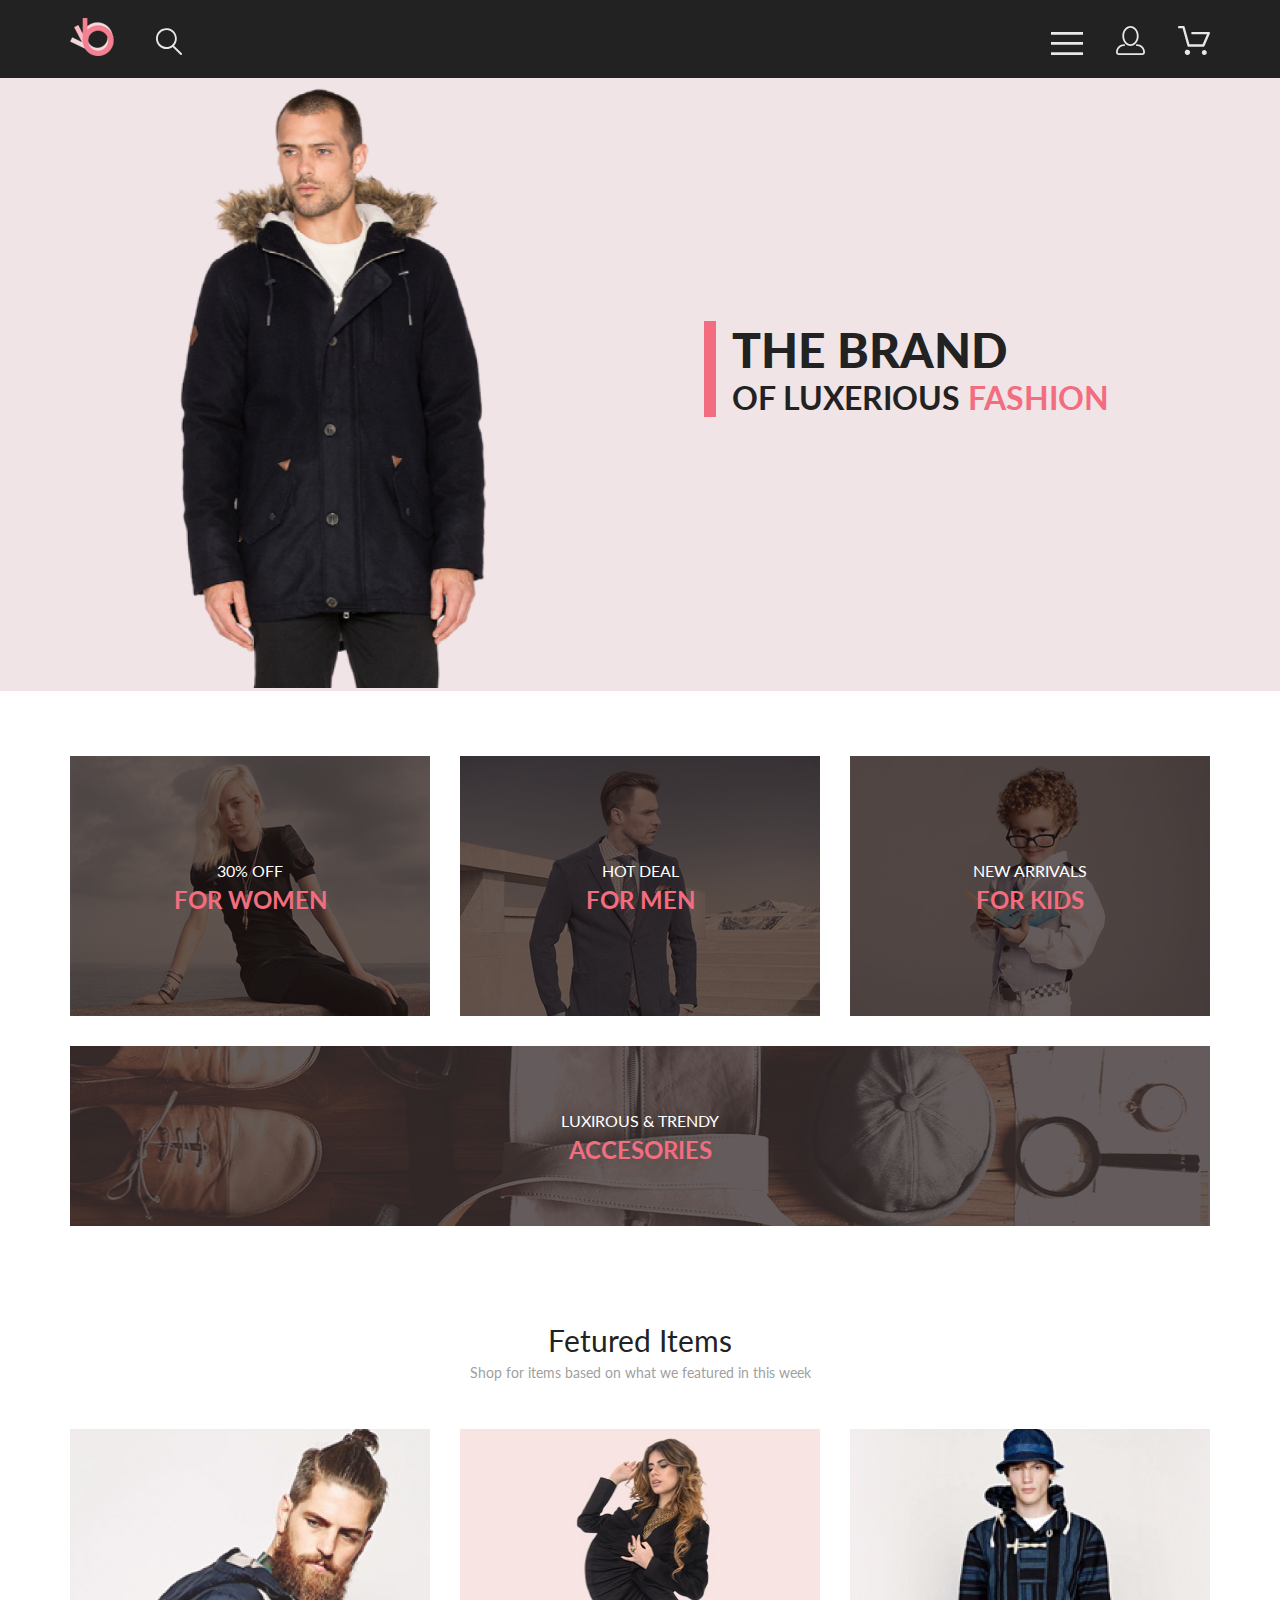
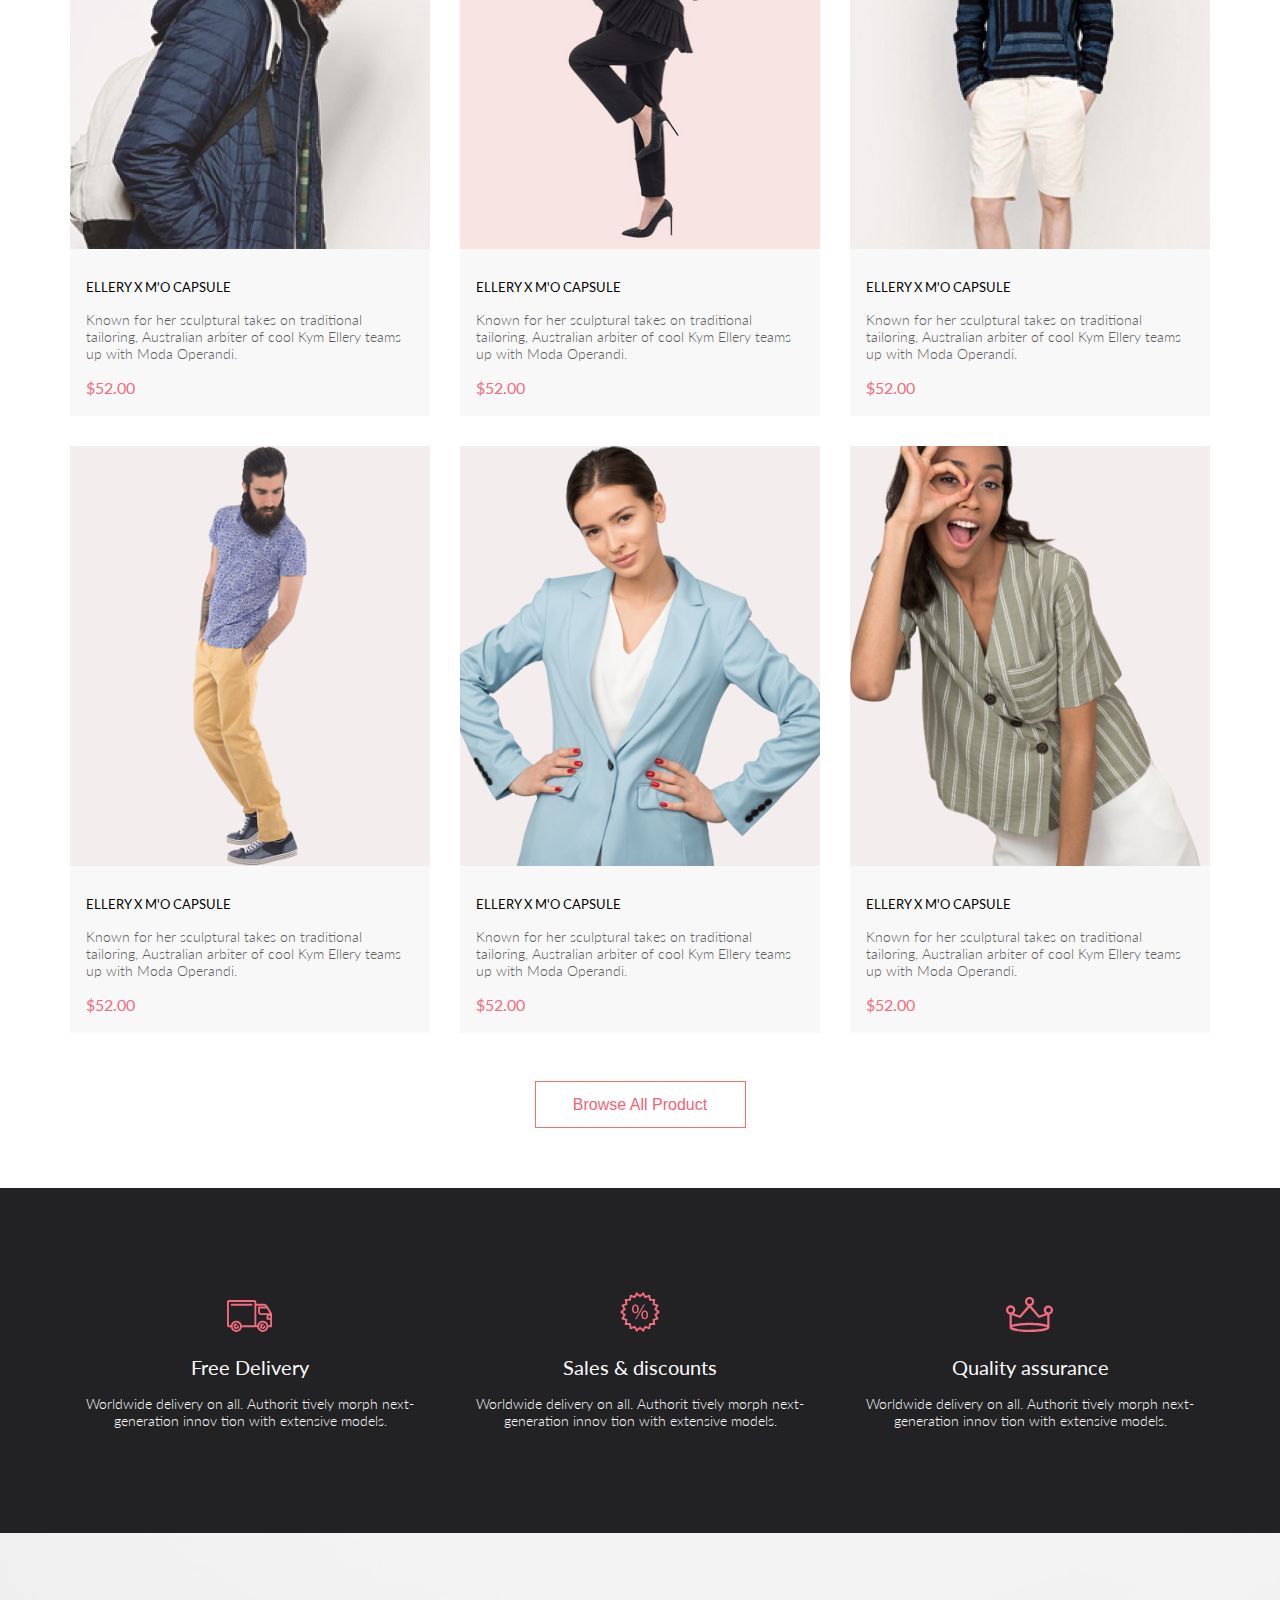
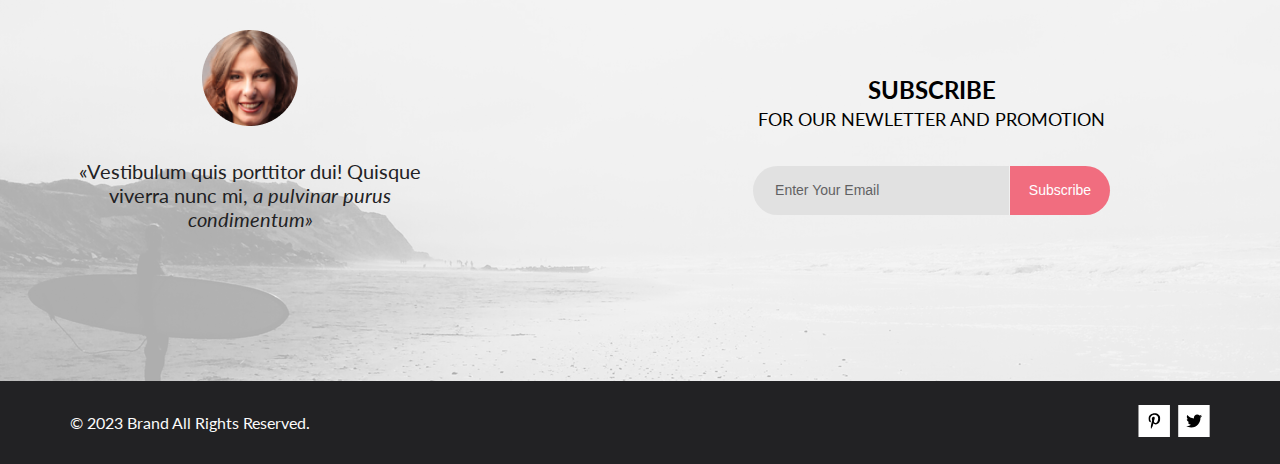
<file: index.html>
<!DOCTYPE html>
<html lang="en">

<head>
    <meta charset="UTF-8">
    <meta http-equiv="X-UA-Compatible" content="IE=edge">
    <meta name="viewport" content="width=device-width, initial-scale=1.0">
    <title>Brand shop</title>
    <link rel="preconnect" href="https://fonts.googleapis.com">
    <link rel="preconnect" href="https://fonts.gstatic.com" crossorigin>
    <link href="https://fonts.googleapis.com/css2?family=Lato:wght@300;400;700;900&display=swap" rel="stylesheet">
    <link rel="stylesheet" href="style.css">
</head>

<body>
    <header class="header central">
        <div class="header__logo">
            <a href="index.html"><img src="img/logo.svg" alt="logo"></a>
            <a class="header__logo-search" href="#"><img src="img/search.svg" alt="search"></a>
        </div>
        <nav class="header__nav">
            <label for="header__check">
                <img class="nav-menu" src="img/nav1.svg" alt="nav1">
            </label>
            <a href="registration.html" target="_blank"><img class="nav-login hide" src="img/nav2.svg" alt="nav2"></a>
            <a href="cart.html" target="_blank"><img class="nav-cart hide" src="img/nav3.svg" alt="nav3"></a>
        </nav>
        <input class="header__checkbox" type="checkbox" id="header__check">
        <nav class="mobile-menu">
            <h3 class="mobile-menu__heading">MENU</h3>
            <div class="mobile-menu__box">
                <div class="mobile-menu__item">
                    <a href="catalog.html" class="mobile-menu__title">MAN</a>
                    <ul class="mobile-menu__list">
                        <li><a class="mobile-menu__link" href="#">Accessories</a></li>
                        <li><a class="mobile-menu__link" href="#">Bags</a></li>
                        <li><a class="mobile-menu__link" href="#">Denim</a></li>
                        <li><a class="mobile-menu__link" href="#">T-Shirts</a></li>
                    </ul>
                </div>
                <div class="mobile-menu__item">
                    <a href="catalog.html" class="mobile-menu__title">WOMAN</a>
                    <ul class="mobile-menu__list">
                        <li><a class="mobile-menu__link" href="">Accessories</a></li>
                        <li><a class="mobile-menu__link" href="">Bags</a></li>
                        <li><a class="mobile-menu__link" href="">Denim</a></li>
                        <li><a class="mobile-menu__link" href="">T-Shirts</a></li>
                    </ul>
                </div>
                <div class="mobile-menu__item">
                    <a href="catalog.html" class="mobile-menu__title">KIDS</a>
                    <ul class="mobile-menu__list">
                        <li><a class="mobile-menu__link" href="">Accessories</a></li>
                        <li><a class="mobile-menu__link" href="">Bags</a></li>
                        <li><a class="mobile-menu__link" href="">Denim</a></li>
                        <li><a class="mobile-menu__link" href="">T-Shirts</a></li>
                    </ul>
                </div>
            </div>
        </nav>
    </header>
    <div class="top-content">
        <div class="top-content__img">
            <img src="img/main.png" alt="main-photo">
        </div>
        <div class="top-content__title">
            <div class="top-content__title-text">
                <span class="title-bold">THE BRAND</span><br>
                OF LUXERIOUS <span class="title-pink">FASHION</span>
            </div>
        </div>
    </div>
    <section class="categories central">
        <div class="categories__item">
            <img src="img/women1.png" alt="women">
            <h2 class="categories__item-title">30% OFF<br>
                <span class="categories__item-title-pink">FOR WOMEN</span>
            </h2>
        </div>
        <div class="categories__item">
            <img src="img/man2.png" alt="men">
            <h2 class="categories__item-title">HOT DEAL<br>
                <span class="categories__item-title-pink">FOR MEN</span>
            </h2>
        </div>
        <div class="categories__item">
            <img src="img/kids3.png" alt="kids">
            <h2 class="categories__item-title">NEW ARRIVALS<br>
                <span class="categories__item-title-pink">FOR KIDS</span>
            </h2>
        </div>
        <div class="categories__item big-item">
            <img src="img/acc4.png" alt="accecories">
            <h2 class="categories__item-title">LUXIROUS & TRENDY<br>
                <span class="categories__item-title-pink">ACCESORIES</span>
            </h2>
        </div>
    </section>
    <section class="goods central">
        <div class="goods__title">
            <h1 class="goods__title-h1">Fetured Items</h1>
            <p class="goods__title-text">Shop for items based on what we featured in this week</p>
        </div>
        <div class="goods__cards">
            <div class="goods_cards-item">
                <div class="goods_cards-item-img">
                    <img src="img/card1.jpg" alt="card1">
                    <span class="mask">
                        <button class="mask-btn"><svg width="27" height="25" viewBox="0 0 27 25" fill="none"
                                xmlns="http://www.w3.org/2000/svg">
                                <path
                                    d="M21.8765 22.2662C21.9215 22.2549 21.9428 22.2339 21.9605 22.2129C21.9683 22.2037 21.9761 22.1946 21.9839 22.1855C22.0204 22.1438 22.0237 22.0553 22.0229 22.0105C22.0097 21.9044 21.9189 21.8315 21.8417 21.8315C21.838 21.8315 21.8341 21.8317 21.8317 21.8318C21.7536 21.8372 21.6658 21.9409 21.6724 22.0625C21.6818 22.1793 21.7679 22.2662 21.8397 22.2662H21.8765ZM8.22003 22.2599C8.31921 22.2599 8.39984 22.1655 8.39984 22.0496C8.39984 21.9341 8.31921 21.8401 8.22003 21.8401C8.12091 21.8401 8.04022 21.9341 8.04022 22.0496C8.04022 22.1655 8.12091 22.2599 8.22003 22.2599ZM21.9999 24.2662C21.9522 24.2662 21.8883 24.2662 21.8397 24.2662C20.7021 24.2662 19.7571 23.3545 19.677 22.198C19.5969 20.9929 20.4942 19.9183 21.6957 19.8364C21.7446 19.8331 21.7933 19.8315 21.8417 19.8315C22.9804 19.8315 23.9418 20.7324 24.0195 21.8884C24.051 22.4915 23.8746 23.0612 23.4903 23.5012C23.106 23.9575 22.5768 24.2177 21.9999 24.2662ZM8.22003 24.2599C7.01581 24.2599 6.04022 23.2709 6.04022 22.0496C6.04022 20.8291 7.01581 19.8401 8.22003 19.8401C9.42419 19.8401 10.3998 20.8291 10.3998 22.0496C10.3998 23.2709 9.42419 24.2599 8.22003 24.2599ZM21.1989 17.3938H9.13354C8.70062 17.3938 8.31635 17.1005 8.2038 16.6775L4.27802 2.24768H1.52222C0.993896 2.24768 0.561035 1.80859 0.561035 1.27039C0.561035 0.733032 0.993896 0.292969 1.52222 0.292969H4.99982C5.43182 0.292969 5.8161 0.586304 5.92859 1.01025L9.85443 15.4391H20.5581L24.1149 7.13379H12.2583C11.7291 7.13379 11.2962 6.69373 11.2962 6.15649C11.2962 5.61914 11.7291 5.17908 12.2583 5.17908H25.5891C25.9095 5.17908 26.2146 5.34192 26.3901 5.61914C26.5665 5.89539 26.5989 6.23743 26.4702 6.547L22.08 16.807C21.9198 17.1653 21.5832 17.3938 21.1989 17.3938Z"
                                    fill="white" />
                            </svg>
                            Add to Cart</button>
                    </span>
                </div>
                <div class="goods_cards-item-content">
                    <a href="product.html" class="goods__cards-item-title">ELLERY X M'O CAPSULE</a>
                    <p class="goods__cards-item-text">Known for her sculptural takes on traditional tailoring,
                        Australian
                        arbiter of cool Kym Ellery teams up with Moda Operandi.</p>
                    <p class="goods__cards-item-price">$52.00</p>
                </div>
            </div>
            <div class="goods_cards-item">
                <div class="goods_cards-item-img">
                    <img src="img/card2.jpg" alt="card2">
                    <span class="mask">
                        <button class="mask-btn"><svg width="27" height="25" viewBox="0 0 27 25" fill="none"
                                xmlns="http://www.w3.org/2000/svg">
                                <path
                                    d="M21.8765 22.2662C21.9215 22.2549 21.9428 22.2339 21.9605 22.2129C21.9683 22.2037 21.9761 22.1946 21.9839 22.1855C22.0204 22.1438 22.0237 22.0553 22.0229 22.0105C22.0097 21.9044 21.9189 21.8315 21.8417 21.8315C21.838 21.8315 21.8341 21.8317 21.8317 21.8318C21.7536 21.8372 21.6658 21.9409 21.6724 22.0625C21.6818 22.1793 21.7679 22.2662 21.8397 22.2662H21.8765ZM8.22003 22.2599C8.31921 22.2599 8.39984 22.1655 8.39984 22.0496C8.39984 21.9341 8.31921 21.8401 8.22003 21.8401C8.12091 21.8401 8.04022 21.9341 8.04022 22.0496C8.04022 22.1655 8.12091 22.2599 8.22003 22.2599ZM21.9999 24.2662C21.9522 24.2662 21.8883 24.2662 21.8397 24.2662C20.7021 24.2662 19.7571 23.3545 19.677 22.198C19.5969 20.9929 20.4942 19.9183 21.6957 19.8364C21.7446 19.8331 21.7933 19.8315 21.8417 19.8315C22.9804 19.8315 23.9418 20.7324 24.0195 21.8884C24.051 22.4915 23.8746 23.0612 23.4903 23.5012C23.106 23.9575 22.5768 24.2177 21.9999 24.2662ZM8.22003 24.2599C7.01581 24.2599 6.04022 23.2709 6.04022 22.0496C6.04022 20.8291 7.01581 19.8401 8.22003 19.8401C9.42419 19.8401 10.3998 20.8291 10.3998 22.0496C10.3998 23.2709 9.42419 24.2599 8.22003 24.2599ZM21.1989 17.3938H9.13354C8.70062 17.3938 8.31635 17.1005 8.2038 16.6775L4.27802 2.24768H1.52222C0.993896 2.24768 0.561035 1.80859 0.561035 1.27039C0.561035 0.733032 0.993896 0.292969 1.52222 0.292969H4.99982C5.43182 0.292969 5.8161 0.586304 5.92859 1.01025L9.85443 15.4391H20.5581L24.1149 7.13379H12.2583C11.7291 7.13379 11.2962 6.69373 11.2962 6.15649C11.2962 5.61914 11.7291 5.17908 12.2583 5.17908H25.5891C25.9095 5.17908 26.2146 5.34192 26.3901 5.61914C26.5665 5.89539 26.5989 6.23743 26.4702 6.547L22.08 16.807C21.9198 17.1653 21.5832 17.3938 21.1989 17.3938Z"
                                    fill="white" />
                            </svg>
                            Add to Cart</button>
                    </span>
                </div>
                <div class="goods_cards-item-content">
                    <a href="product.html" class="goods__cards-item-title">ELLERY X M'O CAPSULE</a>
                    <p class="goods__cards-item-text">Known for her sculptural takes on traditional tailoring,
                        Australian
                        arbiter of cool Kym Ellery teams up with Moda Operandi.</p>
                    <p class="goods__cards-item-price">$52.00</p>
                </div>
            </div>
            <div class="goods_cards-item">
                <div class="goods_cards-item-img">
                    <img src="img/card3.jpg" alt="card3">
                    <span class="mask">
                        <button class="mask-btn"><svg width="27" height="25" viewBox="0 0 27 25" fill="none"
                                xmlns="http://www.w3.org/2000/svg">
                                <path
                                    d="M21.8765 22.2662C21.9215 22.2549 21.9428 22.2339 21.9605 22.2129C21.9683 22.2037 21.9761 22.1946 21.9839 22.1855C22.0204 22.1438 22.0237 22.0553 22.0229 22.0105C22.0097 21.9044 21.9189 21.8315 21.8417 21.8315C21.838 21.8315 21.8341 21.8317 21.8317 21.8318C21.7536 21.8372 21.6658 21.9409 21.6724 22.0625C21.6818 22.1793 21.7679 22.2662 21.8397 22.2662H21.8765ZM8.22003 22.2599C8.31921 22.2599 8.39984 22.1655 8.39984 22.0496C8.39984 21.9341 8.31921 21.8401 8.22003 21.8401C8.12091 21.8401 8.04022 21.9341 8.04022 22.0496C8.04022 22.1655 8.12091 22.2599 8.22003 22.2599ZM21.9999 24.2662C21.9522 24.2662 21.8883 24.2662 21.8397 24.2662C20.7021 24.2662 19.7571 23.3545 19.677 22.198C19.5969 20.9929 20.4942 19.9183 21.6957 19.8364C21.7446 19.8331 21.7933 19.8315 21.8417 19.8315C22.9804 19.8315 23.9418 20.7324 24.0195 21.8884C24.051 22.4915 23.8746 23.0612 23.4903 23.5012C23.106 23.9575 22.5768 24.2177 21.9999 24.2662ZM8.22003 24.2599C7.01581 24.2599 6.04022 23.2709 6.04022 22.0496C6.04022 20.8291 7.01581 19.8401 8.22003 19.8401C9.42419 19.8401 10.3998 20.8291 10.3998 22.0496C10.3998 23.2709 9.42419 24.2599 8.22003 24.2599ZM21.1989 17.3938H9.13354C8.70062 17.3938 8.31635 17.1005 8.2038 16.6775L4.27802 2.24768H1.52222C0.993896 2.24768 0.561035 1.80859 0.561035 1.27039C0.561035 0.733032 0.993896 0.292969 1.52222 0.292969H4.99982C5.43182 0.292969 5.8161 0.586304 5.92859 1.01025L9.85443 15.4391H20.5581L24.1149 7.13379H12.2583C11.7291 7.13379 11.2962 6.69373 11.2962 6.15649C11.2962 5.61914 11.7291 5.17908 12.2583 5.17908H25.5891C25.9095 5.17908 26.2146 5.34192 26.3901 5.61914C26.5665 5.89539 26.5989 6.23743 26.4702 6.547L22.08 16.807C21.9198 17.1653 21.5832 17.3938 21.1989 17.3938Z"
                                    fill="white" />
                            </svg>
                            Add to Cart</button>
                    </span>
                </div>
                <div class="goods_cards-item-content">
                    <a href="product.html" class="goods__cards-item-title">ELLERY X M'O CAPSULE</a>
                    <p class="goods__cards-item-text">Known for her sculptural takes on traditional tailoring,
                        Australian
                        arbiter of cool Kym Ellery teams up with Moda Operandi.</p>
                    <p class="goods__cards-item-price">$52.00</p>
                </div>
            </div>
            <div class="goods_cards-item">
                <div class="goods_cards-item-img">
                    <img src="img/card4.jpg" alt="card4">
                    <span class="mask">
                        <button class="mask-btn"><svg width="27" height="25" viewBox="0 0 27 25" fill="none"
                                xmlns="http://www.w3.org/2000/svg">
                                <path
                                    d="M21.8765 22.2662C21.9215 22.2549 21.9428 22.2339 21.9605 22.2129C21.9683 22.2037 21.9761 22.1946 21.9839 22.1855C22.0204 22.1438 22.0237 22.0553 22.0229 22.0105C22.0097 21.9044 21.9189 21.8315 21.8417 21.8315C21.838 21.8315 21.8341 21.8317 21.8317 21.8318C21.7536 21.8372 21.6658 21.9409 21.6724 22.0625C21.6818 22.1793 21.7679 22.2662 21.8397 22.2662H21.8765ZM8.22003 22.2599C8.31921 22.2599 8.39984 22.1655 8.39984 22.0496C8.39984 21.9341 8.31921 21.8401 8.22003 21.8401C8.12091 21.8401 8.04022 21.9341 8.04022 22.0496C8.04022 22.1655 8.12091 22.2599 8.22003 22.2599ZM21.9999 24.2662C21.9522 24.2662 21.8883 24.2662 21.8397 24.2662C20.7021 24.2662 19.7571 23.3545 19.677 22.198C19.5969 20.9929 20.4942 19.9183 21.6957 19.8364C21.7446 19.8331 21.7933 19.8315 21.8417 19.8315C22.9804 19.8315 23.9418 20.7324 24.0195 21.8884C24.051 22.4915 23.8746 23.0612 23.4903 23.5012C23.106 23.9575 22.5768 24.2177 21.9999 24.2662ZM8.22003 24.2599C7.01581 24.2599 6.04022 23.2709 6.04022 22.0496C6.04022 20.8291 7.01581 19.8401 8.22003 19.8401C9.42419 19.8401 10.3998 20.8291 10.3998 22.0496C10.3998 23.2709 9.42419 24.2599 8.22003 24.2599ZM21.1989 17.3938H9.13354C8.70062 17.3938 8.31635 17.1005 8.2038 16.6775L4.27802 2.24768H1.52222C0.993896 2.24768 0.561035 1.80859 0.561035 1.27039C0.561035 0.733032 0.993896 0.292969 1.52222 0.292969H4.99982C5.43182 0.292969 5.8161 0.586304 5.92859 1.01025L9.85443 15.4391H20.5581L24.1149 7.13379H12.2583C11.7291 7.13379 11.2962 6.69373 11.2962 6.15649C11.2962 5.61914 11.7291 5.17908 12.2583 5.17908H25.5891C25.9095 5.17908 26.2146 5.34192 26.3901 5.61914C26.5665 5.89539 26.5989 6.23743 26.4702 6.547L22.08 16.807C21.9198 17.1653 21.5832 17.3938 21.1989 17.3938Z"
                                    fill="white" />
                            </svg>
                            Add to Cart</button>
                    </span>
                </div>
                <div class="goods_cards-item-content">
                    <a href="product.html" class="goods__cards-item-title">ELLERY X M'O CAPSULE</a>
                    <p class="goods__cards-item-text">Known for her sculptural takes on traditional tailoring,
                        Australian
                        arbiter of cool Kym Ellery teams up with Moda Operandi.</p>
                    <p class="goods__cards-item-price">$52.00</p>
                </div>
            </div>
            <div class="goods_cards-item">
                <div class="goods_cards-item-img">
                    <img src="img/card5.jpg" alt="card5">
                    <span class="mask">
                        <button class="mask-btn"><svg width="27" height="25" viewBox="0 0 27 25" fill="none"
                                xmlns="http://www.w3.org/2000/svg">
                                <path
                                    d="M21.8765 22.2662C21.9215 22.2549 21.9428 22.2339 21.9605 22.2129C21.9683 22.2037 21.9761 22.1946 21.9839 22.1855C22.0204 22.1438 22.0237 22.0553 22.0229 22.0105C22.0097 21.9044 21.9189 21.8315 21.8417 21.8315C21.838 21.8315 21.8341 21.8317 21.8317 21.8318C21.7536 21.8372 21.6658 21.9409 21.6724 22.0625C21.6818 22.1793 21.7679 22.2662 21.8397 22.2662H21.8765ZM8.22003 22.2599C8.31921 22.2599 8.39984 22.1655 8.39984 22.0496C8.39984 21.9341 8.31921 21.8401 8.22003 21.8401C8.12091 21.8401 8.04022 21.9341 8.04022 22.0496C8.04022 22.1655 8.12091 22.2599 8.22003 22.2599ZM21.9999 24.2662C21.9522 24.2662 21.8883 24.2662 21.8397 24.2662C20.7021 24.2662 19.7571 23.3545 19.677 22.198C19.5969 20.9929 20.4942 19.9183 21.6957 19.8364C21.7446 19.8331 21.7933 19.8315 21.8417 19.8315C22.9804 19.8315 23.9418 20.7324 24.0195 21.8884C24.051 22.4915 23.8746 23.0612 23.4903 23.5012C23.106 23.9575 22.5768 24.2177 21.9999 24.2662ZM8.22003 24.2599C7.01581 24.2599 6.04022 23.2709 6.04022 22.0496C6.04022 20.8291 7.01581 19.8401 8.22003 19.8401C9.42419 19.8401 10.3998 20.8291 10.3998 22.0496C10.3998 23.2709 9.42419 24.2599 8.22003 24.2599ZM21.1989 17.3938H9.13354C8.70062 17.3938 8.31635 17.1005 8.2038 16.6775L4.27802 2.24768H1.52222C0.993896 2.24768 0.561035 1.80859 0.561035 1.27039C0.561035 0.733032 0.993896 0.292969 1.52222 0.292969H4.99982C5.43182 0.292969 5.8161 0.586304 5.92859 1.01025L9.85443 15.4391H20.5581L24.1149 7.13379H12.2583C11.7291 7.13379 11.2962 6.69373 11.2962 6.15649C11.2962 5.61914 11.7291 5.17908 12.2583 5.17908H25.5891C25.9095 5.17908 26.2146 5.34192 26.3901 5.61914C26.5665 5.89539 26.5989 6.23743 26.4702 6.547L22.08 16.807C21.9198 17.1653 21.5832 17.3938 21.1989 17.3938Z"
                                    fill="white" />
                            </svg>
                            Add to Cart</button>
                    </span>
                </div>
                <div class="goods_cards-item-content">
                    <a href="product.html" class="goods__cards-item-title">ELLERY X M'O CAPSULE</a>
                    <p class="goods__cards-item-text">Known for her sculptural takes on traditional tailoring,
                        Australian
                        arbiter of cool Kym Ellery teams up with Moda Operandi.</p>
                    <p class="goods__cards-item-price">$52.00</p>
                </div>
            </div>
            <div class="goods_cards-item">
                <div class="goods_cards-item-img">
                    <img src="img/card6.jpg" alt="card6">
                    <span class="mask">
                        <button class="mask-btn"><svg width="27" height="25" viewBox="0 0 27 25" fill="none"
                                xmlns="http://www.w3.org/2000/svg">
                                <path
                                    d="M21.8765 22.2662C21.9215 22.2549 21.9428 22.2339 21.9605 22.2129C21.9683 22.2037 21.9761 22.1946 21.9839 22.1855C22.0204 22.1438 22.0237 22.0553 22.0229 22.0105C22.0097 21.9044 21.9189 21.8315 21.8417 21.8315C21.838 21.8315 21.8341 21.8317 21.8317 21.8318C21.7536 21.8372 21.6658 21.9409 21.6724 22.0625C21.6818 22.1793 21.7679 22.2662 21.8397 22.2662H21.8765ZM8.22003 22.2599C8.31921 22.2599 8.39984 22.1655 8.39984 22.0496C8.39984 21.9341 8.31921 21.8401 8.22003 21.8401C8.12091 21.8401 8.04022 21.9341 8.04022 22.0496C8.04022 22.1655 8.12091 22.2599 8.22003 22.2599ZM21.9999 24.2662C21.9522 24.2662 21.8883 24.2662 21.8397 24.2662C20.7021 24.2662 19.7571 23.3545 19.677 22.198C19.5969 20.9929 20.4942 19.9183 21.6957 19.8364C21.7446 19.8331 21.7933 19.8315 21.8417 19.8315C22.9804 19.8315 23.9418 20.7324 24.0195 21.8884C24.051 22.4915 23.8746 23.0612 23.4903 23.5012C23.106 23.9575 22.5768 24.2177 21.9999 24.2662ZM8.22003 24.2599C7.01581 24.2599 6.04022 23.2709 6.04022 22.0496C6.04022 20.8291 7.01581 19.8401 8.22003 19.8401C9.42419 19.8401 10.3998 20.8291 10.3998 22.0496C10.3998 23.2709 9.42419 24.2599 8.22003 24.2599ZM21.1989 17.3938H9.13354C8.70062 17.3938 8.31635 17.1005 8.2038 16.6775L4.27802 2.24768H1.52222C0.993896 2.24768 0.561035 1.80859 0.561035 1.27039C0.561035 0.733032 0.993896 0.292969 1.52222 0.292969H4.99982C5.43182 0.292969 5.8161 0.586304 5.92859 1.01025L9.85443 15.4391H20.5581L24.1149 7.13379H12.2583C11.7291 7.13379 11.2962 6.69373 11.2962 6.15649C11.2962 5.61914 11.7291 5.17908 12.2583 5.17908H25.5891C25.9095 5.17908 26.2146 5.34192 26.3901 5.61914C26.5665 5.89539 26.5989 6.23743 26.4702 6.547L22.08 16.807C21.9198 17.1653 21.5832 17.3938 21.1989 17.3938Z"
                                    fill="white" />
                            </svg>
                            Add to Cart</button>
                    </span>
                </div>
                <div class="goods_cards-item-content">
                    <a href="product.html" class="goods__cards-item-title">ELLERY X M'O CAPSULE</a>
                    <p class="goods__cards-item-text">Known for her sculptural takes on traditional tailoring,
                        Australian
                        arbiter of cool Kym Ellery teams up with Moda Operandi.</p>
                    <p class="goods__cards-item-price">$52.00</p>
                </div>
            </div>
        </div>
        <div class="btn">
            <button class="goods__btn"><a href="catalog.html">Browse All Product</a></button>
        </div>
    </section>
    <footer class="footer">
        <div class="advantages central">
            <article class="advantages__item">
                <img src="img/adv1.svg" alt="adv1">
                <h2 class="advantages__item-title">
                    Free Delivery
                </h2>
                <p class="advantages__item-text">
                    Worldwide delivery on all. Authorit tively morph next-generation innov tion with extensive models.
                </p>
            </article>
            <article class="advantages__item">
                <img src="img/adv2.svg" alt="adv2">
                <h2 class="advantages__item-title">
                    Sales & discounts
                </h2>
                <p class="advantages__item-text">
                    Worldwide delivery on all. Authorit tively morph next-generation innov tion with extensive models.
                </p>
            </article>
            <article class="advantages__item">
                <img src="img/adv3.svg" alt="adv3">
                <h2 class="advantages__item-title">
                    Quality assurance
                </h2>
                <p class="advantages__item-text">
                    Worldwide delivery on all. Authorit tively morph next-generation innov tion with extensive models.
                </p>
            </article>
        </div>
        <div class="subscribe-wrap2">
            <div class="subscribe-wrap">
                <div class="subscribe central">
                    <div class="subscribe__quote">
                        <img src="img/quote-img.png" alt="quote-img">
                        <p class="subscribe__quote-text">&laquo;Vestibulum quis porttitor dui! Quisque viverra
                            nunc&nbsp;mi, <i>a&nbsp;pulvinar purus condimentum&raquo;</i></p>
                    </div>
                    <div class="subscribe__content">
                        <h2 class="subscribe__content-title">SUBSCRIBE</h2>
                        <h3 class="subscribe__content-subtitle">FOR OUR NEWLETTER AND PROMOTION</h3>
                        <div class="subscribe__content-input">
                            <form action="#">
                                <input class="subscribe-inp" placeholder="Enter Your Email" type="email">
                                <button type="submit" class="input-btn">Subscribe</button>
                            </form>
                        </div>
                    </div>
                </div>
            </div>
        </div>
        <div class="footer__logos central">
            <p class="footer__logos-text">&copy;&nbsp;2023 Brand All Rights Reserved.</p>
            <div class="footer__logos-items">
                <a href="#" class="footer__logos-items-img">
                    <svg width="32" height="32" viewBox="0 0 32 32" fill="none" xmlns="http://www.w3.org/2000/svg">
                        <path d="M31.9259 0H0.475342V32H31.9259V0Z" fill="white" />
                        <g clip-path="url(#clip0_190_1616)">
                            <path
                                d="M16.7402 8.20312C13.5555 8.20312 10.4081 10.3406 10.4081 13.8C10.4081 16 11.6373 17.25 12.3822 17.25C12.6895 17.25 12.8664 16.3875 12.8664 16.1438C12.8664 15.8531 12.1308 15.2344 12.1308 14.025C12.1308 11.5125 14.0304 9.73125 16.4888 9.73125C18.6026 9.73125 20.167 10.9406 20.167 13.1625C20.167 14.8219 19.5058 17.9344 17.3641 17.9344C16.5912 17.9344 15.9301 17.3719 15.9301 16.5656C15.9301 15.3844 16.7495 14.2406 16.7495 13.0219C16.7495 10.9531 13.8349 11.3281 13.8349 13.8281C13.8349 14.3531 13.9001 14.9344 14.1329 15.4125C13.7045 17.2687 12.8292 20.0344 12.8292 21.9469C12.8292 22.5375 12.913 23.1188 12.9689 23.7094C13.0744 23.8281 13.0216 23.8156 13.183 23.7563C14.7474 21.6 14.6916 21.1781 15.3993 18.3562C15.7811 19.0875 16.7681 19.4812 17.5503 19.4812C20.8468 19.4812 22.3274 16.2469 22.3274 13.3313C22.3274 10.2281 19.6641 8.20312 16.7402 8.20312Z"
                                fill="black" />
                        </g>
                        <defs>
                            <clipPath id="clip0_190_1616">
                                <rect width="11.9193" height="16" fill="white" transform="translate(10.4081 8)" />
                            </clipPath>
                        </defs>
                    </svg>
                </a>
                <a href="#" class="footer__logos-items-img">
                    <svg width="32" height="32" viewBox="0 0 32 32" fill="none" xmlns="http://www.w3.org/2000/svg">
                        <path d="M31.6636 0H0.213013V32H31.6636V0Z" fill="white" />
                        <g clip-path="url(#clip0_190_1612)">
                            <path
                                d="M22.4181 12.7411C22.4281 12.8832 22.4281 13.0253 22.4281 13.1675C22.4281 17.5025 19.1509 22.4974 13.161 22.4974C11.3156 22.4974 9.60132 21.9593 8.1593 21.0253C8.42149 21.0558 8.67357 21.0659 8.94585 21.0659C10.4685 21.0659 11.8702 20.5482 12.9895 19.6649C11.5576 19.6345 10.3576 18.6903 9.94415 17.3908C10.1458 17.4213 10.3475 17.4416 10.5593 17.4416C10.8517 17.4416 11.1442 17.4009 11.4164 17.3299C9.92401 17.0253 8.80465 15.7055 8.80465 14.1116V14.071C9.23824 14.3147 9.74249 14.467 10.2769 14.4873C9.39959 13.8984 8.82483 12.8933 8.82483 11.7563C8.82483 11.1472 8.98614 10.5888 9.26851 10.1015C10.8719 12.0913 13.282 13.3908 15.9844 13.5329C15.934 13.2893 15.9038 13.0355 15.9038 12.7817C15.9038 10.9746 17.3559 9.5025 19.1609 9.5025C20.0987 9.5025 20.9457 9.89844 21.5407 10.538C22.2768 10.3959 22.9827 10.1218 23.6079 9.74616C23.3659 10.5076 22.8516 11.1472 22.176 11.5533C22.8315 11.4822 23.4668 11.2994 24.0516 11.0457C23.608 11.6954 23.0533 12.274 22.4181 12.7411V12.7411Z"
                                fill="black" />
                        </g>
                        <defs>
                            <clipPath id="clip0_190_1612">
                                <rect width="15.8924" height="16" fill="white" transform="translate(8.1593 8)" />
                            </clipPath>
                        </defs>
                    </svg>
                </a>
            </div>
        </div>
    </footer>
</body>

</html>
</file>
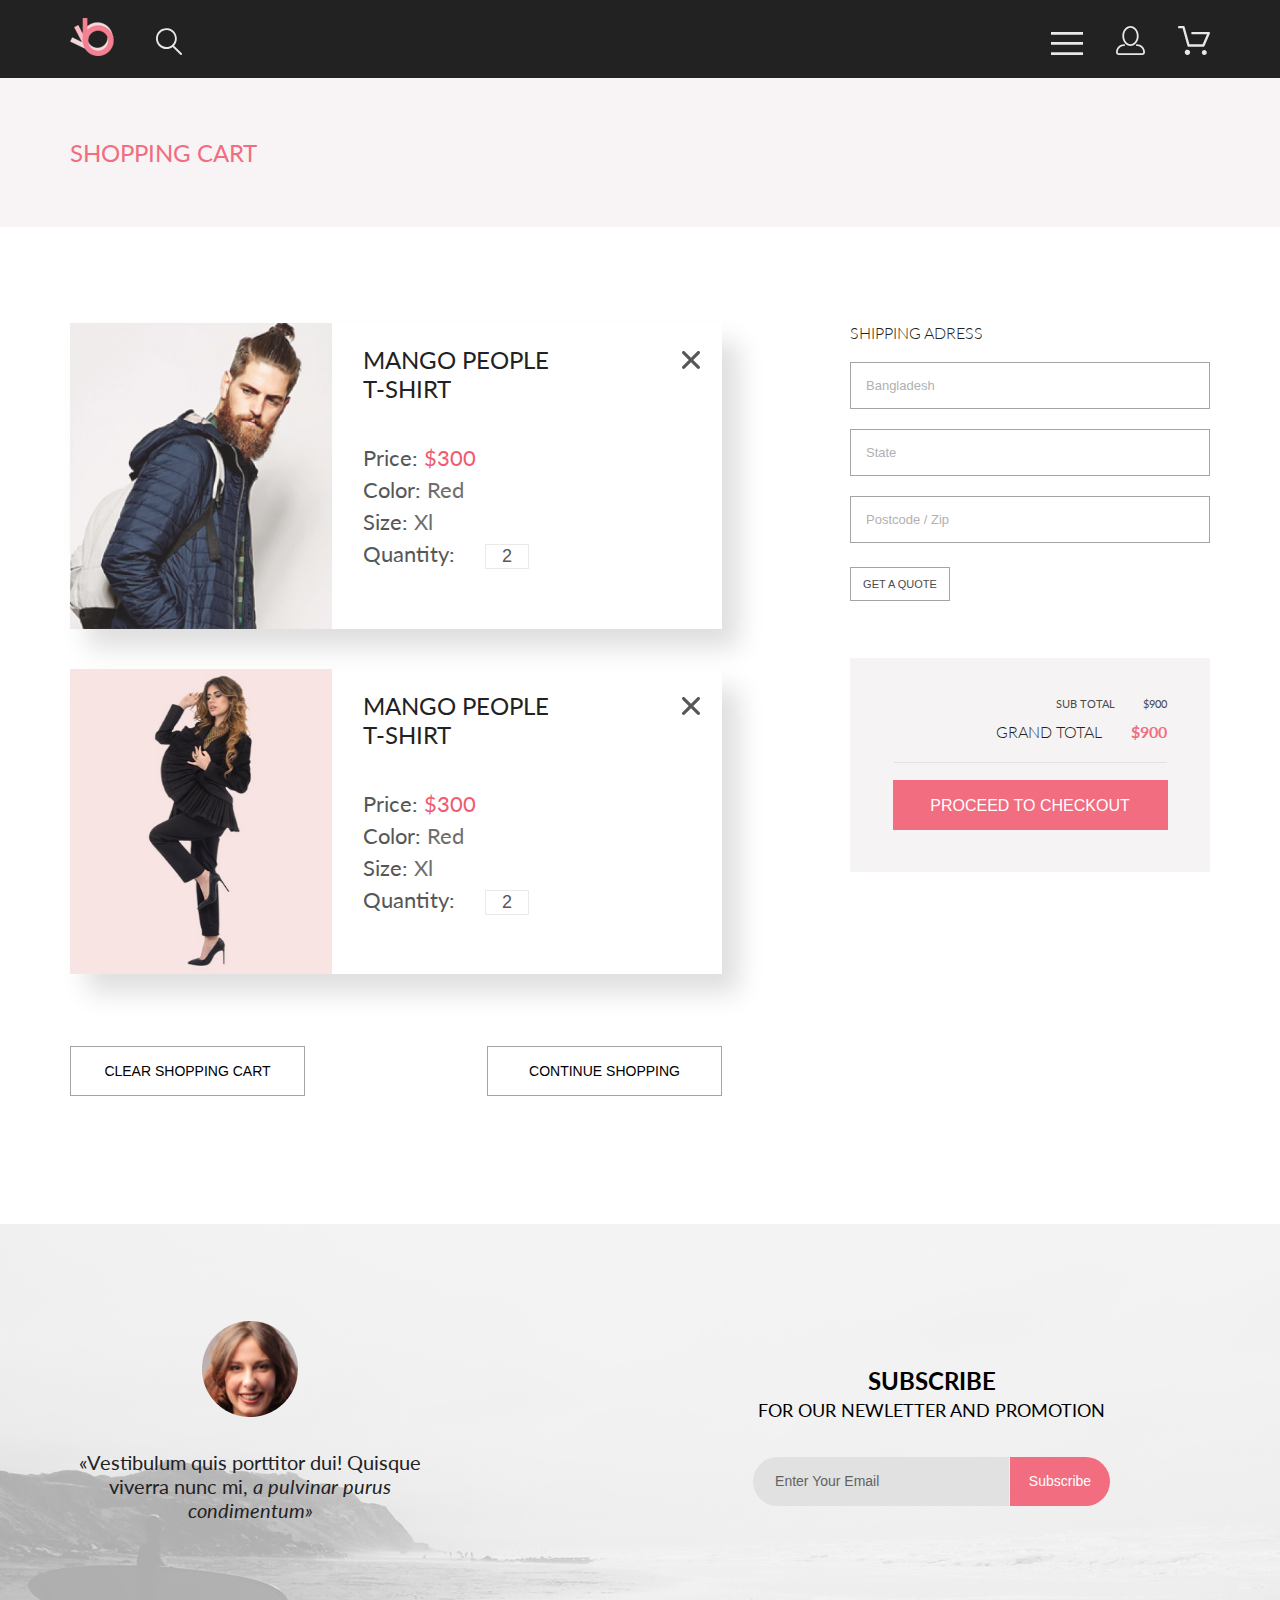
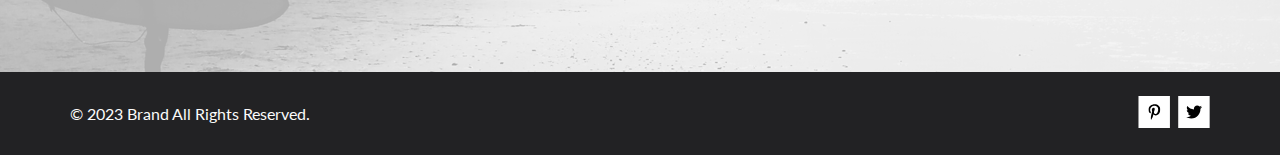
<file: cart.html>
<!DOCTYPE html>
<html lang="en">

<head>
    <meta charset="UTF-8">
    <meta http-equiv="X-UA-Compatible" content="IE=edge">
    <meta name="viewport" content="width=device-width, initial-scale=1.0">
    <title>Product page</title>
    <link rel="preconnect" href="https://fonts.googleapis.com">
    <link rel="preconnect" href="https://fonts.gstatic.com" crossorigin>
    <link href="https://fonts.googleapis.com/css2?family=Lato:wght@300;400;700;900&display=swap" rel="stylesheet">
    <link rel="stylesheet" href="style.css">
</head>

<body>
    <header class="header central">
        <div class="header__logo">
            <a href="index.html"><img src="img/logo.svg" alt="logo"></a>
            <a class="header__logo-search" href="#"><img src="img/search.svg" alt="search"></a>
        </div>
        <nav class="header__nav">
            <label for="header__check">
                <img class="nav-menu" src="img/nav1.svg" alt="nav1">
            </label>
            <a href="registration.html"><img class="hide" src="img/nav2.svg" alt="nav2"></a>
            <a href="cart.html"><img class="hide" src="img/nav3.svg" alt="nav3"></a>
        </nav>
        <input class="header__checkbox" type="checkbox" id="header__check">
        <nav class="mobile-menu">
            <h3 class="mobile-menu__heading">MENU</h3>
            <div class="mobile-menu__box">
                <div class="mobile-menu__item">
                    <a href="catalog.html" class="mobile-menu__title">MAN</a>
                    <ul class="mobile-menu__list">
                        <li><a class="mobile-menu__link" href="#">Accessories</a></li>
                        <li><a class="mobile-menu__link" href="#">Bags</a></li>
                        <li><a class="mobile-menu__link" href="#">Denim</a></li>
                        <li><a class="mobile-menu__link" href="#">T-Shirts</a></li>
                    </ul>
                </div>
                <div class="mobile-menu__item">
                    <a href="catalog.html" class="mobile-menu__title">WOMAN</a>
                    <ul class="mobile-menu__list">
                        <li><a class="mobile-menu__link" href="">Accessories</a></li>
                        <li><a class="mobile-menu__link" href="">Bags</a></li>
                        <li><a class="mobile-menu__link" href="">Denim</a></li>
                        <li><a class="mobile-menu__link" href="">T-Shirts</a></li>
                    </ul>
                </div>
                <div class="mobile-menu__item">
                    <a href="catalog.html" class="mobile-menu__title">KIDS</a>
                    <ul class="mobile-menu__list">
                        <li><a class="mobile-menu__link" href="">Accessories</a></li>
                        <li><a class="mobile-menu__link" href="">Bags</a></li>
                        <li><a class="mobile-menu__link" href="">Denim</a></li>
                        <li><a class="mobile-menu__link" href="">T-Shirts</a></li>
                    </ul>
                </div>
            </div>
        </nav>
    </header>
    <section class="breadcrumbs central">
        <h2 class="breadcrumbs__title">SHOPPING CART</h2>
    </section>
    <div class="cart central">
        <div class="cart__left">
            <div class="cart__item-box">
                <div class="cart__item">
                    <a class="cart__item-exit"><svg width="18" height="18" viewBox="0 0 18 18" fill="none"
                            xmlns="http://www.w3.org/2000/svg">
                            <path
                                d="M11.2453 9L17.5302 2.71516C17.8285 2.41741 17.9962 2.01336 17.9966 1.59191C17.997 1.17045 17.8299 0.76611 17.5322 0.467832C17.2344 0.169555 16.8304 0.00177586 16.4089 0.00140366C15.9875 0.00103146 15.5831 0.168097 15.2848 0.465848L9 6.75069L2.71516 0.465848C2.41688 0.167571 2.01233 0 1.5905 0C1.16868 0 0.764125 0.167571 0.465848 0.465848C0.167571 0.764125 0 1.16868 0 1.5905C0 2.01233 0.167571 2.41688 0.465848 2.71516L6.75069 9L0.465848 15.2848C0.167571 15.5831 0 15.9877 0 16.4095C0 16.8313 0.167571 17.2359 0.465848 17.5342C0.764125 17.8324 1.16868 18 1.5905 18C2.01233 18 2.41688 17.8324 2.71516 17.5342L9 11.2493L15.2848 17.5342C15.5831 17.8324 15.9877 18 16.4095 18C16.8313 18 17.2359 17.8324 17.5342 17.5342C17.8324 17.2359 18 16.8313 18 16.4095C18 15.9877 17.8324 15.5831 17.5342 15.2848L11.2453 9Z"
                                fill="#575757" />
                        </svg>
                    </a>
                    <img src="img/card1.jpg" alt="t-shirt" class="cart__item-img">
                    <div class="cart__item-content">
                        <div class="cart__item-title"><a href="product.html" class="cart__item-title-link">MANGO PEOPLE
                                <br>T-SHIRT</a></div>
                        <ul class="cart__item-list">
                            <li class="cart__item-list-item">Price: <span class="cart__item-list-item-price">$300</span>
                            </li>
                            <li class="cart__item-list-item">Color: <span class="cart__item-list-item-value">Red</span>
                            </li>
                            <li class="cart__item-list-item">Size: <span class="cart__item-list-item-value">Xl</span>
                            </li>
                            <li class="cart__item-list-item">Quantity: <input value="2"
                                    class="cart__item-list-item-quantity">
                            </li>
                        </ul>
                    </div>
                </div>
                <div class="cart__item">
                    <a class="cart__item-exit"><svg width="18" height="18" viewBox="0 0 18 18" fill="none"
                            xmlns="http://www.w3.org/2000/svg">
                            <path
                                d="M11.2453 9L17.5302 2.71516C17.8285 2.41741 17.9962 2.01336 17.9966 1.59191C17.997 1.17045 17.8299 0.76611 17.5322 0.467832C17.2344 0.169555 16.8304 0.00177586 16.4089 0.00140366C15.9875 0.00103146 15.5831 0.168097 15.2848 0.465848L9 6.75069L2.71516 0.465848C2.41688 0.167571 2.01233 0 1.5905 0C1.16868 0 0.764125 0.167571 0.465848 0.465848C0.167571 0.764125 0 1.16868 0 1.5905C0 2.01233 0.167571 2.41688 0.465848 2.71516L6.75069 9L0.465848 15.2848C0.167571 15.5831 0 15.9877 0 16.4095C0 16.8313 0.167571 17.2359 0.465848 17.5342C0.764125 17.8324 1.16868 18 1.5905 18C2.01233 18 2.41688 17.8324 2.71516 17.5342L9 11.2493L15.2848 17.5342C15.5831 17.8324 15.9877 18 16.4095 18C16.8313 18 17.2359 17.8324 17.5342 17.5342C17.8324 17.2359 18 16.8313 18 16.4095C18 15.9877 17.8324 15.5831 17.5342 15.2848L11.2453 9Z"
                                fill="#575757" />
                        </svg>
                    </a>
                    <img src="img/card2.jpg" alt="t-shirt" class="cart__item-img">
                    <div class="cart__item-content">
                        <div class="cart__item-title"><a href="product.html" class="cart__item-title-link">MANGO PEOPLE
                                <br>T-SHIRT</a></div>
                        <ul class="cart__item-list">
                            <li class="cart__item-list-item">Price: <span class="cart__item-list-item-price">$300</span>
                            </li>
                            <li class="cart__item-list-item">Color: <span class="cart__item-list-item-value">Red</span>
                            </li>
                            <li class="cart__item-list-item">Size: <span class="cart__item-list-item-value">Xl</span>
                            </li>
                            <li class="cart__item-list-item">Quantity: <input value="2"
                                    class="cart__item-list-item-quantity">
                            </li>
                        </ul>
                    </div>
                </div>
            </div>
            <div class="cart__item-buttons">
                <button class="cart__item-btn">CLEAR SHOPPING CART</button>
                <button class="cart__item-btn">CONTINUE SHOPPING</button>
            </div>
        </div>
        <div class="cart__right">
            <div class="cart__adress">
                <h1 class="cart__adress-title">SHIPPING ADRESS</h1>
                <input placeholder="Bangladesh" type="text" class="cart__adress-inp">
                <input placeholder="State" type="text" class="cart__adress-inp">
                <input placeholder="Postcode / Zip" type="text" class="cart__adress-inp">
                <button class="cart__adress-btn">GET A QUOTE</button>
            </div>
            <div class="cart__checkout">
                <div class="cart__checkout-price">
                    <span class="cart__checkout-price-sub">SUB TOTAL <span
                            class="cart__checkout-price-sub-price">$900</span></span>
                    <span class="cart__checkout-price-grand">GRAND TOTAL <span
                            class="cart__checkout-price-pink">$900</span></span>
                </div>
                <button class="cart__checkout-btn">PROCEED TO CHECKOUT</button>
            </div>
        </div>
    </div>
    <footer class="footer">
        <div class="subscribe-wrap2">
            <div class="subscribe-wrap">
                <div class="subscribe central">
                    <div class="subscribe__quote">
                        <img src="img/quote-img.png" alt="quote-img">
                        <p class="subscribe__quote-text">&laquo;Vestibulum quis porttitor dui! Quisque viverra
                            nunc&nbsp;mi, <i>a&nbsp;pulvinar purus condimentum&raquo;</i></p>
                    </div>
                    <div class="subscribe__content">
                        <h2 class="subscribe__content-title">SUBSCRIBE</h2>
                        <h3 class="subscribe__content-subtitle">FOR OUR NEWLETTER AND PROMOTION</h3>
                        <div class="subscribe__content-input">
                            <form action="#">
                                <input class="subscribe-inp" placeholder="Enter Your Email" type="email">
                                <button type="submit" class="input-btn">Subscribe</button>
                            </form>
                        </div>
                    </div>
                </div>
            </div>
        </div>
        <div class="footer__logos central">
            <p class="footer__logos-text">&copy;&nbsp;2023 Brand All Rights Reserved.</p>
            <div class="footer__logos-items">
                <a href="#" class="footer__logos-items-img">
                    <svg width="32" height="32" viewBox="0 0 32 32" fill="none" xmlns="http://www.w3.org/2000/svg">
                        <path d="M31.9259 0H0.475342V32H31.9259V0Z" fill="white" />
                        <g clip-path="url(#clip0_190_1616)">
                            <path
                                d="M16.7402 8.20312C13.5555 8.20312 10.4081 10.3406 10.4081 13.8C10.4081 16 11.6373 17.25 12.3822 17.25C12.6895 17.25 12.8664 16.3875 12.8664 16.1438C12.8664 15.8531 12.1308 15.2344 12.1308 14.025C12.1308 11.5125 14.0304 9.73125 16.4888 9.73125C18.6026 9.73125 20.167 10.9406 20.167 13.1625C20.167 14.8219 19.5058 17.9344 17.3641 17.9344C16.5912 17.9344 15.9301 17.3719 15.9301 16.5656C15.9301 15.3844 16.7495 14.2406 16.7495 13.0219C16.7495 10.9531 13.8349 11.3281 13.8349 13.8281C13.8349 14.3531 13.9001 14.9344 14.1329 15.4125C13.7045 17.2687 12.8292 20.0344 12.8292 21.9469C12.8292 22.5375 12.913 23.1188 12.9689 23.7094C13.0744 23.8281 13.0216 23.8156 13.183 23.7563C14.7474 21.6 14.6916 21.1781 15.3993 18.3562C15.7811 19.0875 16.7681 19.4812 17.5503 19.4812C20.8468 19.4812 22.3274 16.2469 22.3274 13.3313C22.3274 10.2281 19.6641 8.20312 16.7402 8.20312Z"
                                fill="black" />
                        </g>
                        <defs>
                            <clipPath id="clip0_190_1616">
                                <rect width="11.9193" height="16" fill="white" transform="translate(10.4081 8)" />
                            </clipPath>
                        </defs>
                    </svg>

                    <!-- <img src="img/pint.svg" alt="pint"> -->
                </a>
                <a href="#" class="footer__logos-items-img">
                    <svg width="32" height="32" viewBox="0 0 32 32" fill="none" xmlns="http://www.w3.org/2000/svg">
                        <path d="M31.6636 0H0.213013V32H31.6636V0Z" fill="white" />
                        <g clip-path="url(#clip0_190_1612)">
                            <path
                                d="M22.4181 12.7411C22.4281 12.8832 22.4281 13.0253 22.4281 13.1675C22.4281 17.5025 19.1509 22.4974 13.161 22.4974C11.3156 22.4974 9.60132 21.9593 8.1593 21.0253C8.42149 21.0558 8.67357 21.0659 8.94585 21.0659C10.4685 21.0659 11.8702 20.5482 12.9895 19.6649C11.5576 19.6345 10.3576 18.6903 9.94415 17.3908C10.1458 17.4213 10.3475 17.4416 10.5593 17.4416C10.8517 17.4416 11.1442 17.4009 11.4164 17.3299C9.92401 17.0253 8.80465 15.7055 8.80465 14.1116V14.071C9.23824 14.3147 9.74249 14.467 10.2769 14.4873C9.39959 13.8984 8.82483 12.8933 8.82483 11.7563C8.82483 11.1472 8.98614 10.5888 9.26851 10.1015C10.8719 12.0913 13.282 13.3908 15.9844 13.5329C15.934 13.2893 15.9038 13.0355 15.9038 12.7817C15.9038 10.9746 17.3559 9.5025 19.1609 9.5025C20.0987 9.5025 20.9457 9.89844 21.5407 10.538C22.2768 10.3959 22.9827 10.1218 23.6079 9.74616C23.3659 10.5076 22.8516 11.1472 22.176 11.5533C22.8315 11.4822 23.4668 11.2994 24.0516 11.0457C23.608 11.6954 23.0533 12.274 22.4181 12.7411V12.7411Z"
                                fill="black" />
                        </g>
                        <defs>
                            <clipPath id="clip0_190_1612">
                                <rect width="15.8924" height="16" fill="white" transform="translate(8.1593 8)" />
                            </clipPath>
                        </defs>
                    </svg>

                    <!-- <img src="img/twi.svg" alt="twi"> -->
                </a>
            </div>
        </div>
    </footer>
</body>

</html>
</file>
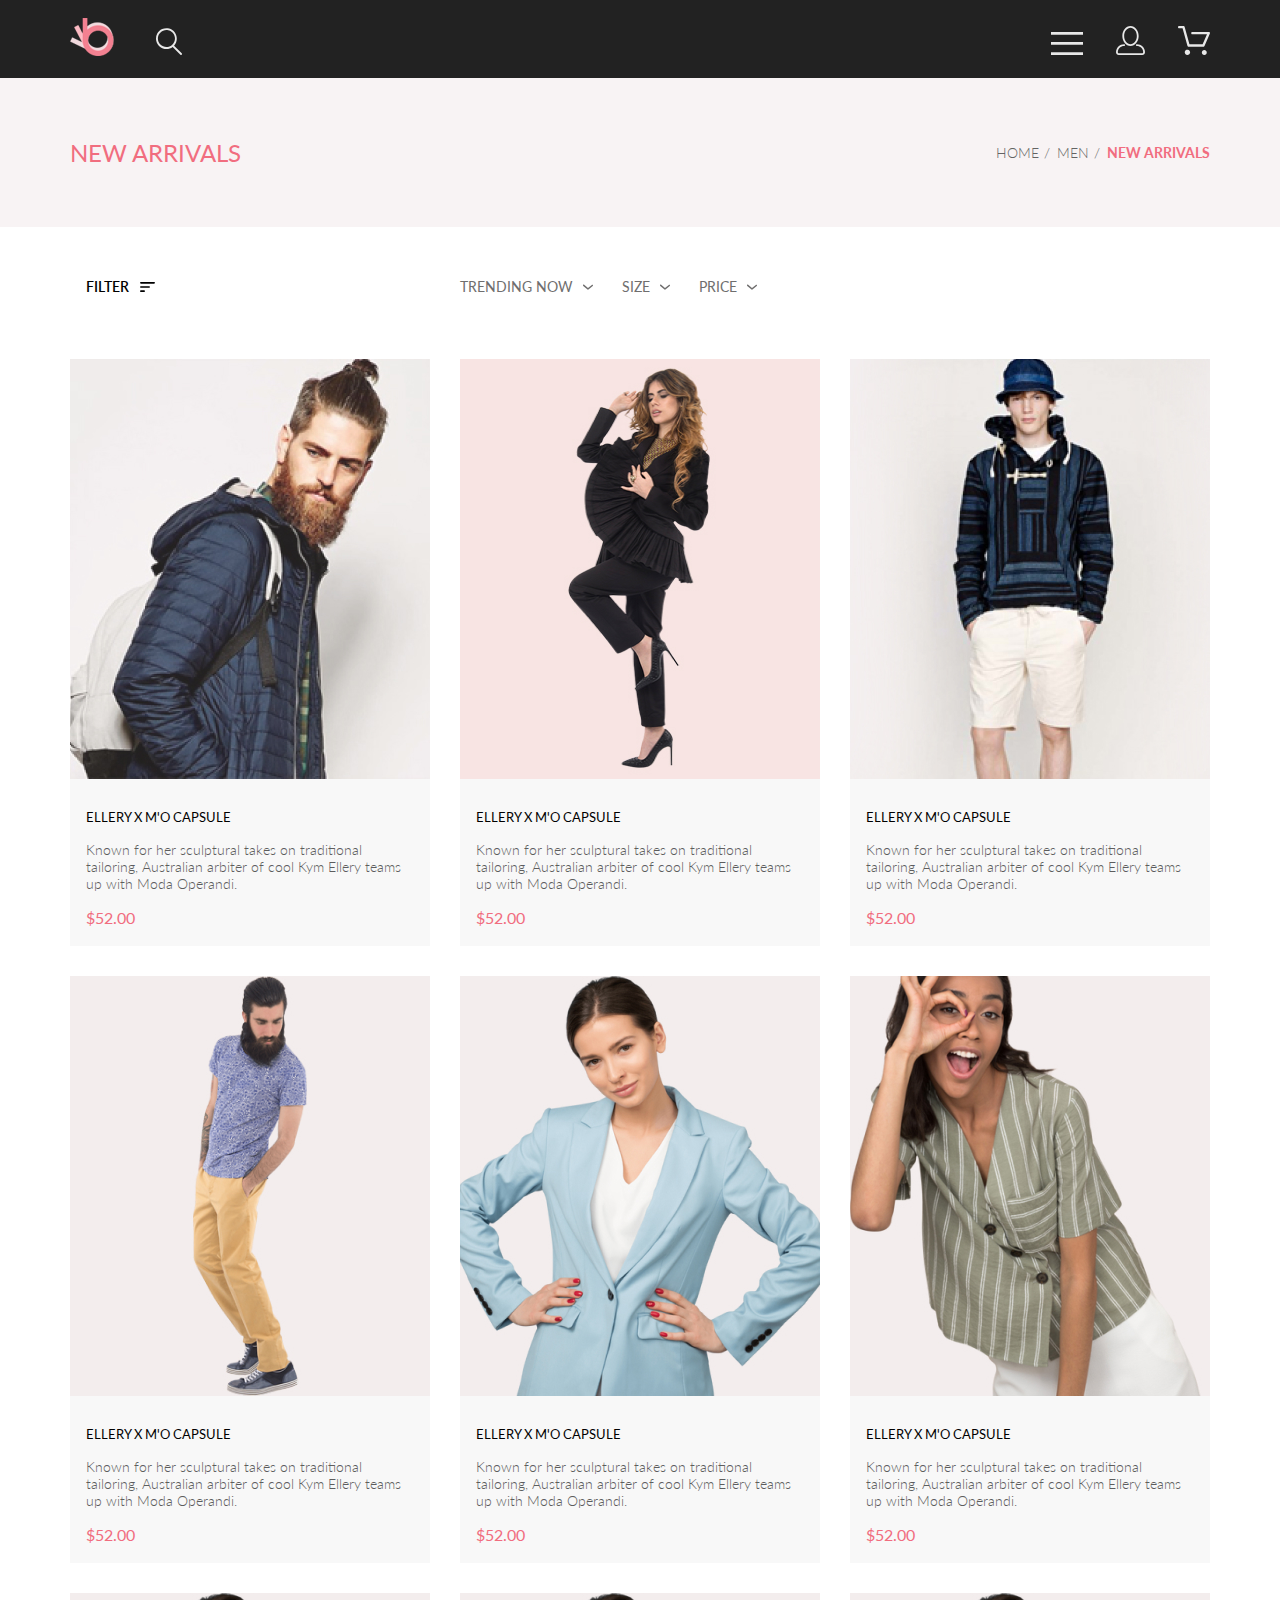
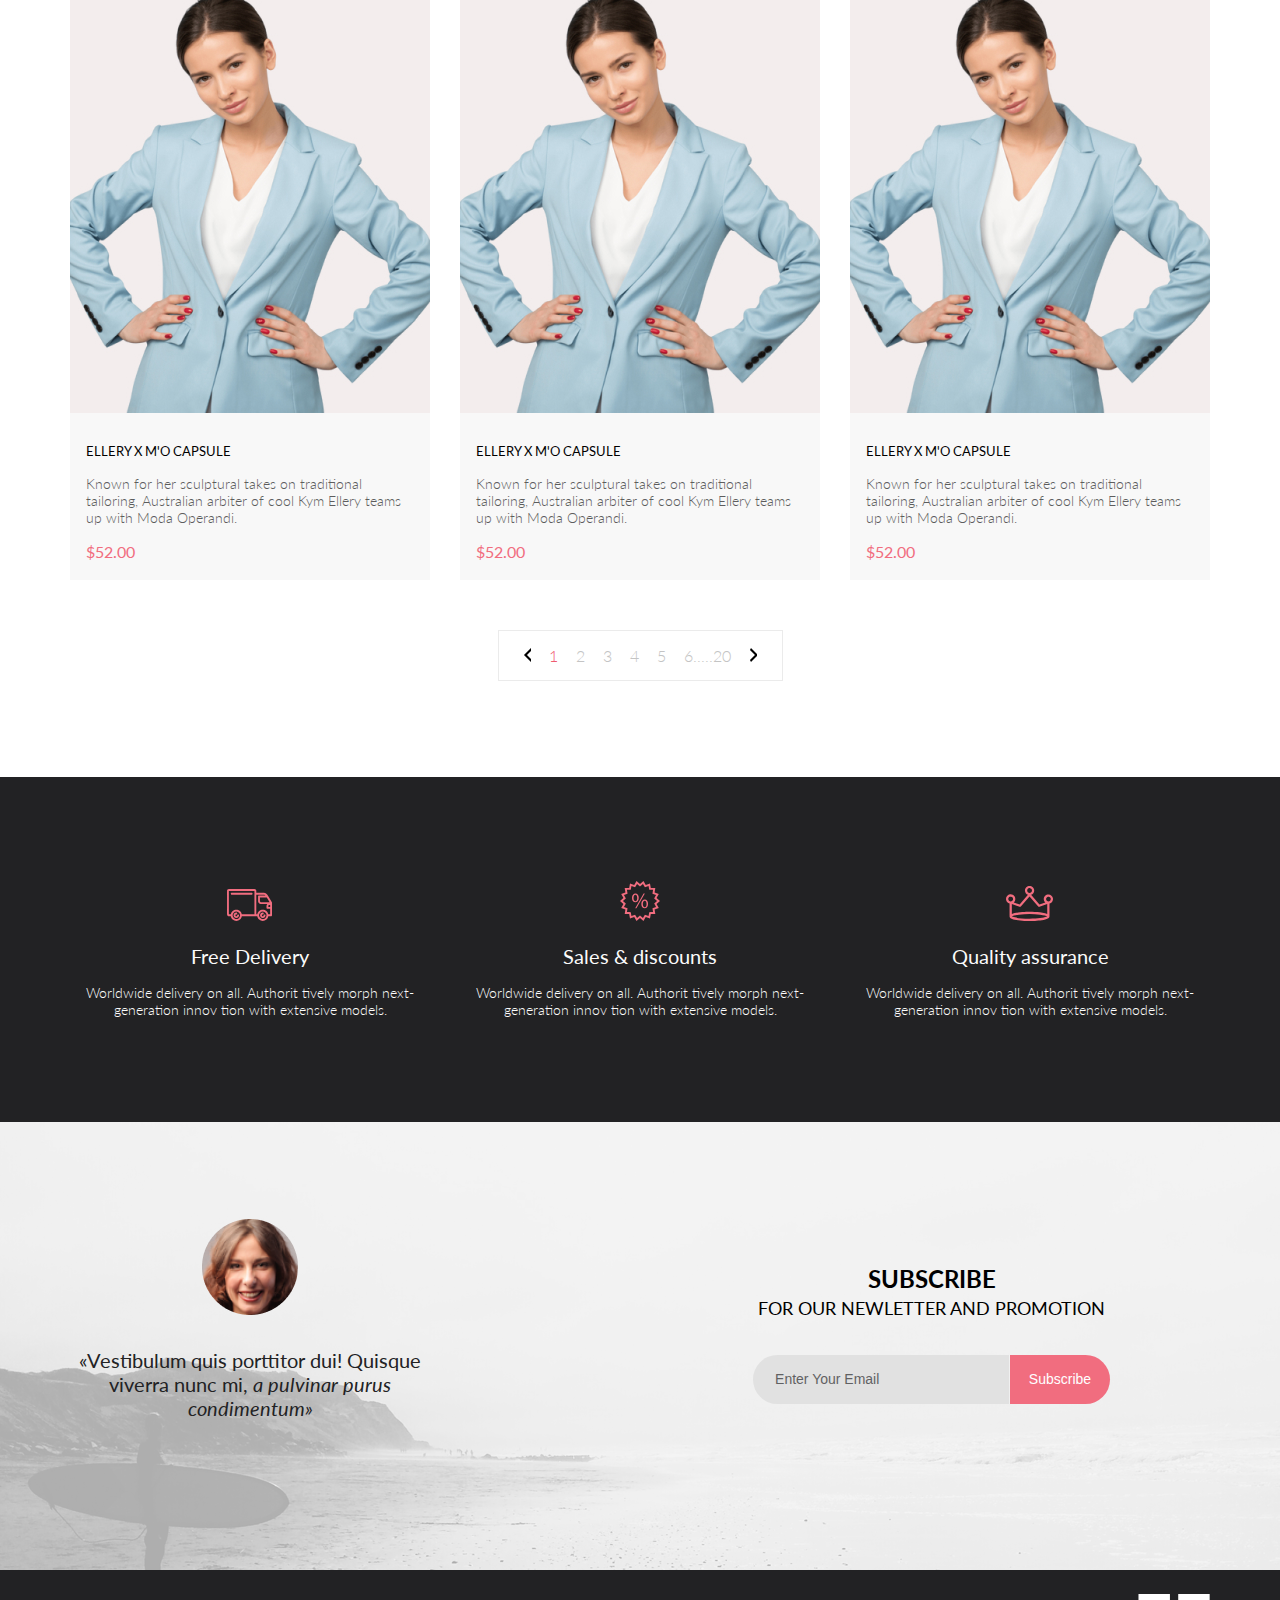
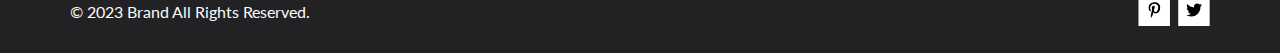
<file: catalog.html>
<!DOCTYPE html>
<html lang="en">

<head>
    <meta charset="UTF-8">
    <meta http-equiv="X-UA-Compatible" content="IE=edge">
    <meta name="viewport" content="width=device-width, initial-scale=1.0">
    <title>Catalog page</title>
    <link rel="preconnect" href="https://fonts.googleapis.com">
    <link rel="preconnect" href="https://fonts.gstatic.com" crossorigin>
    <link href="https://fonts.googleapis.com/css2?family=Lato:wght@300;400;700;900&display=swap" rel="stylesheet">
    <link rel="stylesheet" href="style.css">
</head>

<body>
    <header class="header central">
        <div class="header__logo">
            <a href="index.html"><img src="img/logo.svg" alt="logo"></a>
            <a class="header__logo-search" href="#"><img src="img/search.svg" alt="search"></a>
        </div>
        <nav class="header__nav">
            <label for="header__check">
                <img class="nav-menu" src="img/nav1.svg" alt="nav1">
            </label>
            <a href="registration.html"><img class="hide" src="img/nav2.svg" alt="nav2"></a>
            <a href="cart.html"><img class="hide" src="img/nav3.svg" alt="nav3"></a>
        </nav>
        <input class="header__checkbox" type="checkbox" id="header__check">
        <nav class="mobile-menu">
            <h3 class="mobile-menu__heading">MENU</h3>
            <div class="mobile-menu__box">
                <div class="mobile-menu__item">
                    <a href="catalog.html" class="mobile-menu__title">MAN</a>
                    <ul class="mobile-menu__list">
                        <li><a class="mobile-menu__link" href="#">Accessories</a></li>
                        <li><a class="mobile-menu__link" href="#">Bags</a></li>
                        <li><a class="mobile-menu__link" href="#">Denim</a></li>
                        <li><a class="mobile-menu__link" href="#">T-Shirts</a></li>
                    </ul>
                </div>
                <div class="mobile-menu__item">
                    <a href="catalog.html" class="mobile-menu__title">WOMAN</a>
                    <ul class="mobile-menu__list">
                        <li><a class="mobile-menu__link" href="">Accessories</a></li>
                        <li><a class="mobile-menu__link" href="">Bags</a></li>
                        <li><a class="mobile-menu__link" href="">Denim</a></li>
                        <li><a class="mobile-menu__link" href="">T-Shirts</a></li>
                    </ul>
                </div>
                <div class="mobile-menu__item">
                    <a href="catalog.html" class="mobile-menu__title">KIDS</a>
                    <ul class="mobile-menu__list">
                        <li><a class="mobile-menu__link" href="">Accessories</a></li>
                        <li><a class="mobile-menu__link" href="">Bags</a></li>
                        <li><a class="mobile-menu__link" href="">Denim</a></li>
                        <li><a class="mobile-menu__link" href="">T-Shirts</a></li>
                    </ul>
                </div>
            </div>
        </nav>
    </header>
    <section class="breadcrumbs central">
        <h1 class="breadcrumbs__title">NEW ARRIVALS</h1>
        <nav class="breadcrumbs__menu">
            <a href="index.html" class="breadcrumbs__menu-link">HOME</a>
            <a href="#" class="breadcrumbs__menu-link">MEN</a>
            <a href="#" class="breadcrumbs__menu-link">
                NEW ARRIVALS</a>
        </nav>
    </section>
    <div class="goods central">
        <div class="goods__filter-box">
            <div class="goods__filter">
                <details class="filter__details">
                    <summary class="filter__summary"><span class="filter__heading">FILTER</span>
                        <svg width="15" height="10" viewBox="0 0 15 10" fill="none" xmlns="http://www.w3.org/2000/svg">
                            <path
                                d="M0.833333 10H4.16667C4.625 10 5 9.625 5 9.16667C5 8.70833 4.625 8.33333 4.16667 8.33333H0.833333C0.375 8.33333 0 8.70833 0 9.16667C0 9.625 0.375 10 0.833333 10ZM0 0.833333C0 1.29167 0.375 1.66667 0.833333 1.66667H14.1667C14.625 1.66667 15 1.29167 15 0.833333C15 0.375 14.625 0 14.1667 0H0.833333C0.375 0 0 0.375 0 0.833333ZM0.833333 5.83333H9.16667C9.625 5.83333 10 5.45833 10 5C10 4.54167 9.625 4.16667 9.16667 4.16667H0.833333C0.375 4.16667 0 4.54167 0 5C0 5.45833 0.375 5.83333 0.833333 5.83333Z"
                                fill="black" />
                        </svg>
                    </summary>
                    <div class="filter__box">
                        <details open class="filter__box-details">
                            <summary class="filter__box-item">CATEGORY</summary>
                            <div class="filter__box-links">
                                <a class="filter__box-link" href="#">Accessories</a>
                                <a class="filter__box-link" href="#">Bags</a>
                                <a class="filter__box-link" href="#">Denim</a>
                                <a class="filter__box-link" href="#">Hoodies & Sweatshirts</a>
                                <a class="filter__box-link" href="#">Jackets & Coats</a>
                                <a class="filter__box-link" href="#">Polos</a>
                                <a class="filter__box-link" href="#">Shirts</a>
                                <a class="filter__box-link" href="#">Shoes</a>
                                <a class="filter__box-link" href="#">Sweaters & Knits</a>
                                <a class="filter__box-link" href="#">T-Shirts</a>
                                <a class="filter__box-link" href="#">Tanks</a>
                            </div>
                        </details>
                        <details class="filter__box-details">
                            <summary class="filter__box-item">BRAND</summary>
                            <div class="filter__box-links">
                                <a class="filter__box-link" href="#">Accessories</a>
                                <a class="filter__box-link" href="#">Bags</a>
                                <a class="filter__box-link" href="#">Denim</a>
                                <a class="filter__box-link" href="#">Hoodies & Sweatshirts</a>
                                <a class="filter__box-link" href="#">Jackets & Coats</a>
                                <a class="filter__box-link" href="#">Polos</a>
                                <a class="filter__box-link" href="#">Shirts</a>
                                <a class="filter__box-link" href="#">Shoes</a>
                                <a class="filter__box-link" href="#">Sweaters & Knits</a>
                                <a class="filter__box-link" href="#">T-Shirts</a>
                                <a class="filter__box-link" href="#">Tanks</a>
                            </div>
                        </details>
                        <details class="filter__box-details">
                            <summary class="filter__box-item">DESIGNER</summary>
                            <div class="filter__box-links">
                                <a class="filter__box-link" href="#">Accessories</a>
                                <a class="filter__box-link" href="#">Bags</a>
                                <a class="filter__box-link" href="#">Denim</a>
                                <a class="filter__box-link" href="#">Hoodies & Sweatshirts</a>
                                <a class="filter__box-link" href="#">Jackets & Coats</a>
                                <a class="filter__box-link" href="#">Polos</a>
                                <a class="filter__box-link" href="#">Shirts</a>
                                <a class="filter__box-link" href="#">Shoes</a>
                                <a class="filter__box-link" href="#">Sweaters & Knits</a>
                                <a class="filter__box-link" href="#">T-Shirts</a>
                                <a class="filter__box-link" href="#">Tanks</a>
                            </div>
                        </details>
                    </div>
                </details>
            </div>
            <div class="goods__sort">
                <details class="sort__details">
                    <summary class="sort__summary"><span class="sort__heading">TRENDING NOW</span><svg width="11"
                            height="6" viewBox="0 0 11 6" fill="none" xmlns="http://www.w3.org/2000/svg">
                            <path
                                d="M5.00214 5.64846C4.83521 5.64879 4.67343 5.59016 4.54488 5.48275L0.258102 1.88021C0.112196 1.75791 0.0204417 1.58217 0.00302325 1.39165C-0.0143952 1.20112 0.0439493 1.01143 0.165221 0.864289C0.286493 0.717149 0.460759 0.624619 0.649682 0.607053C0.838605 0.589487 1.02671 0.648325 1.17262 0.770623L5.00214 3.9985L8.83167 0.885905C8.90475 0.826055 8.98884 0.781361 9.0791 0.754391C9.16937 0.727421 9.26403 0.718707 9.35764 0.72875C9.45126 0.738794 9.54198 0.767396 9.6246 0.812913C9.70722 0.85843 9.7801 0.919965 9.83906 0.993981C9.90449 1.06806 9.95405 1.15498 9.98462 1.24927C10.0152 1.34357 10.0261 1.44321 10.0167 1.54197C10.0073 1.64073 9.97784 1.73646 9.93005 1.82318C9.88227 1.9099 9.81723 1.98573 9.73904 2.04592L5.45225 5.52598C5.32002 5.61641 5.16154 5.65954 5.00214 5.64846Z"
                                fill="#6F6E6E" />
                        </svg>
                    </summary>
                    <div class="sort__box">
                    </div>
                </details>
                <details class="sort__details">
                    <summary class="sort__summary"><span class="sort__heading">SIZE</span><svg width="11" height="6"
                            viewBox="0 0 11 6" fill="none" xmlns="http://www.w3.org/2000/svg">
                            <path
                                d="M5.00214 5.64846C4.83521 5.64879 4.67343 5.59016 4.54488 5.48275L0.258102 1.88021C0.112196 1.75791 0.0204417 1.58217 0.00302325 1.39165C-0.0143952 1.20112 0.0439493 1.01143 0.165221 0.864289C0.286493 0.717149 0.460759 0.624619 0.649682 0.607053C0.838605 0.589487 1.02671 0.648325 1.17262 0.770623L5.00214 3.9985L8.83167 0.885905C8.90475 0.826055 8.98884 0.781361 9.0791 0.754391C9.16937 0.727421 9.26403 0.718707 9.35764 0.72875C9.45126 0.738794 9.54198 0.767396 9.6246 0.812913C9.70722 0.85843 9.7801 0.919965 9.83906 0.993981C9.90449 1.06806 9.95405 1.15498 9.98462 1.24927C10.0152 1.34357 10.0261 1.44321 10.0167 1.54197C10.0073 1.64073 9.97784 1.73646 9.93005 1.82318C9.88227 1.9099 9.81723 1.98573 9.73904 2.04592L5.45225 5.52598C5.32002 5.61641 5.16154 5.65954 5.00214 5.64846Z"
                                fill="#6F6E6E" />
                        </svg>
                    </summary>
                    <div class="sort__box">
                        <div class="sort__check">
                            <input id="sort__check1" type="checkbox">
                            <label for="sort__check1">XS</label>
                        </div>
                        <div class="sort__check">
                            <input id="sort__check2" type="checkbox">
                            <label for="sort__check2">S</label>
                        </div>
                        <div class="sort__check">
                            <input id="sort__check3" type="checkbox">
                            <label for="sort__check3">M</label>
                        </div>
                        <div class="sort__check">
                            <input id="sort__check4" type="checkbox">
                            <label for="sort__check4">L</label>
                        </div>
                    </div>
                </details>
                <details class="sort__details">
                    <summary class="sort__summary"><span class="sort__heading">PRICE</span><svg width="11" height="6"
                            viewBox="0 0 11 6" fill="none" xmlns="http://www.w3.org/2000/svg">
                            <path
                                d="M5.00214 5.64846C4.83521 5.64879 4.67343 5.59016 4.54488 5.48275L0.258102 1.88021C0.112196 1.75791 0.0204417 1.58217 0.00302325 1.39165C-0.0143952 1.20112 0.0439493 1.01143 0.165221 0.864289C0.286493 0.717149 0.460759 0.624619 0.649682 0.607053C0.838605 0.589487 1.02671 0.648325 1.17262 0.770623L5.00214 3.9985L8.83167 0.885905C8.90475 0.826055 8.98884 0.781361 9.0791 0.754391C9.16937 0.727421 9.26403 0.718707 9.35764 0.72875C9.45126 0.738794 9.54198 0.767396 9.6246 0.812913C9.70722 0.85843 9.7801 0.919965 9.83906 0.993981C9.90449 1.06806 9.95405 1.15498 9.98462 1.24927C10.0152 1.34357 10.0261 1.44321 10.0167 1.54197C10.0073 1.64073 9.97784 1.73646 9.93005 1.82318C9.88227 1.9099 9.81723 1.98573 9.73904 2.04592L5.45225 5.52598C5.32002 5.61641 5.16154 5.65954 5.00214 5.64846Z"
                                fill="#6F6E6E" />
                        </svg>
                    </summary>
                    <div class="sort__box">

                    </div>
                </details>
            </div>
        </div>
        <div class="goods__cards">
            <div class="goods_cards-item">
                <div class="goods_cards-item-img">
                    <img src="img/card1.jpg" alt="card1">
                    <span class="mask">
                        <button class="mask-btn"><svg width="27" height="25" viewBox="0 0 27 25" fill="none"
                                xmlns="http://www.w3.org/2000/svg">
                                <path
                                    d="M21.8765 22.2662C21.9215 22.2549 21.9428 22.2339 21.9605 22.2129C21.9683 22.2037 21.9761 22.1946 21.9839 22.1855C22.0204 22.1438 22.0237 22.0553 22.0229 22.0105C22.0097 21.9044 21.9189 21.8315 21.8417 21.8315C21.838 21.8315 21.8341 21.8317 21.8317 21.8318C21.7536 21.8372 21.6658 21.9409 21.6724 22.0625C21.6818 22.1793 21.7679 22.2662 21.8397 22.2662H21.8765ZM8.22003 22.2599C8.31921 22.2599 8.39984 22.1655 8.39984 22.0496C8.39984 21.9341 8.31921 21.8401 8.22003 21.8401C8.12091 21.8401 8.04022 21.9341 8.04022 22.0496C8.04022 22.1655 8.12091 22.2599 8.22003 22.2599ZM21.9999 24.2662C21.9522 24.2662 21.8883 24.2662 21.8397 24.2662C20.7021 24.2662 19.7571 23.3545 19.677 22.198C19.5969 20.9929 20.4942 19.9183 21.6957 19.8364C21.7446 19.8331 21.7933 19.8315 21.8417 19.8315C22.9804 19.8315 23.9418 20.7324 24.0195 21.8884C24.051 22.4915 23.8746 23.0612 23.4903 23.5012C23.106 23.9575 22.5768 24.2177 21.9999 24.2662ZM8.22003 24.2599C7.01581 24.2599 6.04022 23.2709 6.04022 22.0496C6.04022 20.8291 7.01581 19.8401 8.22003 19.8401C9.42419 19.8401 10.3998 20.8291 10.3998 22.0496C10.3998 23.2709 9.42419 24.2599 8.22003 24.2599ZM21.1989 17.3938H9.13354C8.70062 17.3938 8.31635 17.1005 8.2038 16.6775L4.27802 2.24768H1.52222C0.993896 2.24768 0.561035 1.80859 0.561035 1.27039C0.561035 0.733032 0.993896 0.292969 1.52222 0.292969H4.99982C5.43182 0.292969 5.8161 0.586304 5.92859 1.01025L9.85443 15.4391H20.5581L24.1149 7.13379H12.2583C11.7291 7.13379 11.2962 6.69373 11.2962 6.15649C11.2962 5.61914 11.7291 5.17908 12.2583 5.17908H25.5891C25.9095 5.17908 26.2146 5.34192 26.3901 5.61914C26.5665 5.89539 26.5989 6.23743 26.4702 6.547L22.08 16.807C21.9198 17.1653 21.5832 17.3938 21.1989 17.3938Z"
                                    fill="white" />
                            </svg>
                            Add to Cart</button>
                    </span>
                </div>
                <div class="goods_cards-item-content">
                    <a href="#" class="goods__cards-item-title">ELLERY X M'O CAPSULE</a>
                    <p class="goods__cards-item-text">Known for her sculptural takes on traditional tailoring,
                        Australian
                        arbiter of cool Kym Ellery teams up with Moda Operandi.</p>
                    <p class="goods__cards-item-price">$52.00</p>
                </div>
            </div>
            <div class="goods_cards-item">
                <div class="goods_cards-item-img">
                    <img src="img/card2.jpg" alt="card2">
                    <span class="mask">
                        <button class="mask-btn"><svg width="27" height="25" viewBox="0 0 27 25" fill="none"
                                xmlns="http://www.w3.org/2000/svg">
                                <path
                                    d="M21.8765 22.2662C21.9215 22.2549 21.9428 22.2339 21.9605 22.2129C21.9683 22.2037 21.9761 22.1946 21.9839 22.1855C22.0204 22.1438 22.0237 22.0553 22.0229 22.0105C22.0097 21.9044 21.9189 21.8315 21.8417 21.8315C21.838 21.8315 21.8341 21.8317 21.8317 21.8318C21.7536 21.8372 21.6658 21.9409 21.6724 22.0625C21.6818 22.1793 21.7679 22.2662 21.8397 22.2662H21.8765ZM8.22003 22.2599C8.31921 22.2599 8.39984 22.1655 8.39984 22.0496C8.39984 21.9341 8.31921 21.8401 8.22003 21.8401C8.12091 21.8401 8.04022 21.9341 8.04022 22.0496C8.04022 22.1655 8.12091 22.2599 8.22003 22.2599ZM21.9999 24.2662C21.9522 24.2662 21.8883 24.2662 21.8397 24.2662C20.7021 24.2662 19.7571 23.3545 19.677 22.198C19.5969 20.9929 20.4942 19.9183 21.6957 19.8364C21.7446 19.8331 21.7933 19.8315 21.8417 19.8315C22.9804 19.8315 23.9418 20.7324 24.0195 21.8884C24.051 22.4915 23.8746 23.0612 23.4903 23.5012C23.106 23.9575 22.5768 24.2177 21.9999 24.2662ZM8.22003 24.2599C7.01581 24.2599 6.04022 23.2709 6.04022 22.0496C6.04022 20.8291 7.01581 19.8401 8.22003 19.8401C9.42419 19.8401 10.3998 20.8291 10.3998 22.0496C10.3998 23.2709 9.42419 24.2599 8.22003 24.2599ZM21.1989 17.3938H9.13354C8.70062 17.3938 8.31635 17.1005 8.2038 16.6775L4.27802 2.24768H1.52222C0.993896 2.24768 0.561035 1.80859 0.561035 1.27039C0.561035 0.733032 0.993896 0.292969 1.52222 0.292969H4.99982C5.43182 0.292969 5.8161 0.586304 5.92859 1.01025L9.85443 15.4391H20.5581L24.1149 7.13379H12.2583C11.7291 7.13379 11.2962 6.69373 11.2962 6.15649C11.2962 5.61914 11.7291 5.17908 12.2583 5.17908H25.5891C25.9095 5.17908 26.2146 5.34192 26.3901 5.61914C26.5665 5.89539 26.5989 6.23743 26.4702 6.547L22.08 16.807C21.9198 17.1653 21.5832 17.3938 21.1989 17.3938Z"
                                    fill="white" />
                            </svg>
                            Add to Cart</button>
                    </span>
                </div>
                <div class="goods_cards-item-content">
                    <a href="#" class="goods__cards-item-title">ELLERY X M'O CAPSULE</a>
                    <p class="goods__cards-item-text">Known for her sculptural takes on traditional tailoring,
                        Australian
                        arbiter of cool Kym Ellery teams up with Moda Operandi.</p>
                    <p class="goods__cards-item-price">$52.00</p>
                </div>
            </div>
            <div class="goods_cards-item">
                <div class="goods_cards-item-img">
                    <img src="img/card3.jpg" alt="card3">
                    <span class="mask">
                        <button class="mask-btn"><svg width="27" height="25" viewBox="0 0 27 25" fill="none"
                                xmlns="http://www.w3.org/2000/svg">
                                <path
                                    d="M21.8765 22.2662C21.9215 22.2549 21.9428 22.2339 21.9605 22.2129C21.9683 22.2037 21.9761 22.1946 21.9839 22.1855C22.0204 22.1438 22.0237 22.0553 22.0229 22.0105C22.0097 21.9044 21.9189 21.8315 21.8417 21.8315C21.838 21.8315 21.8341 21.8317 21.8317 21.8318C21.7536 21.8372 21.6658 21.9409 21.6724 22.0625C21.6818 22.1793 21.7679 22.2662 21.8397 22.2662H21.8765ZM8.22003 22.2599C8.31921 22.2599 8.39984 22.1655 8.39984 22.0496C8.39984 21.9341 8.31921 21.8401 8.22003 21.8401C8.12091 21.8401 8.04022 21.9341 8.04022 22.0496C8.04022 22.1655 8.12091 22.2599 8.22003 22.2599ZM21.9999 24.2662C21.9522 24.2662 21.8883 24.2662 21.8397 24.2662C20.7021 24.2662 19.7571 23.3545 19.677 22.198C19.5969 20.9929 20.4942 19.9183 21.6957 19.8364C21.7446 19.8331 21.7933 19.8315 21.8417 19.8315C22.9804 19.8315 23.9418 20.7324 24.0195 21.8884C24.051 22.4915 23.8746 23.0612 23.4903 23.5012C23.106 23.9575 22.5768 24.2177 21.9999 24.2662ZM8.22003 24.2599C7.01581 24.2599 6.04022 23.2709 6.04022 22.0496C6.04022 20.8291 7.01581 19.8401 8.22003 19.8401C9.42419 19.8401 10.3998 20.8291 10.3998 22.0496C10.3998 23.2709 9.42419 24.2599 8.22003 24.2599ZM21.1989 17.3938H9.13354C8.70062 17.3938 8.31635 17.1005 8.2038 16.6775L4.27802 2.24768H1.52222C0.993896 2.24768 0.561035 1.80859 0.561035 1.27039C0.561035 0.733032 0.993896 0.292969 1.52222 0.292969H4.99982C5.43182 0.292969 5.8161 0.586304 5.92859 1.01025L9.85443 15.4391H20.5581L24.1149 7.13379H12.2583C11.7291 7.13379 11.2962 6.69373 11.2962 6.15649C11.2962 5.61914 11.7291 5.17908 12.2583 5.17908H25.5891C25.9095 5.17908 26.2146 5.34192 26.3901 5.61914C26.5665 5.89539 26.5989 6.23743 26.4702 6.547L22.08 16.807C21.9198 17.1653 21.5832 17.3938 21.1989 17.3938Z"
                                    fill="white" />
                            </svg>
                            Add to Cart</button>
                    </span>
                </div>
                <div class="goods_cards-item-content">
                    <a href="#" class="goods__cards-item-title">ELLERY X M'O CAPSULE</a>
                    <p class="goods__cards-item-text">Known for her sculptural takes on traditional tailoring,
                        Australian
                        arbiter of cool Kym Ellery teams up with Moda Operandi.</p>
                    <p class="goods__cards-item-price">$52.00</p>
                </div>
            </div>
            <div class="goods_cards-item">
                <div class="goods_cards-item-img">
                    <img src="img/card4.jpg" alt="card4">
                    <span class="mask">
                        <button class="mask-btn"><svg width="27" height="25" viewBox="0 0 27 25" fill="none"
                                xmlns="http://www.w3.org/2000/svg">
                                <path
                                    d="M21.8765 22.2662C21.9215 22.2549 21.9428 22.2339 21.9605 22.2129C21.9683 22.2037 21.9761 22.1946 21.9839 22.1855C22.0204 22.1438 22.0237 22.0553 22.0229 22.0105C22.0097 21.9044 21.9189 21.8315 21.8417 21.8315C21.838 21.8315 21.8341 21.8317 21.8317 21.8318C21.7536 21.8372 21.6658 21.9409 21.6724 22.0625C21.6818 22.1793 21.7679 22.2662 21.8397 22.2662H21.8765ZM8.22003 22.2599C8.31921 22.2599 8.39984 22.1655 8.39984 22.0496C8.39984 21.9341 8.31921 21.8401 8.22003 21.8401C8.12091 21.8401 8.04022 21.9341 8.04022 22.0496C8.04022 22.1655 8.12091 22.2599 8.22003 22.2599ZM21.9999 24.2662C21.9522 24.2662 21.8883 24.2662 21.8397 24.2662C20.7021 24.2662 19.7571 23.3545 19.677 22.198C19.5969 20.9929 20.4942 19.9183 21.6957 19.8364C21.7446 19.8331 21.7933 19.8315 21.8417 19.8315C22.9804 19.8315 23.9418 20.7324 24.0195 21.8884C24.051 22.4915 23.8746 23.0612 23.4903 23.5012C23.106 23.9575 22.5768 24.2177 21.9999 24.2662ZM8.22003 24.2599C7.01581 24.2599 6.04022 23.2709 6.04022 22.0496C6.04022 20.8291 7.01581 19.8401 8.22003 19.8401C9.42419 19.8401 10.3998 20.8291 10.3998 22.0496C10.3998 23.2709 9.42419 24.2599 8.22003 24.2599ZM21.1989 17.3938H9.13354C8.70062 17.3938 8.31635 17.1005 8.2038 16.6775L4.27802 2.24768H1.52222C0.993896 2.24768 0.561035 1.80859 0.561035 1.27039C0.561035 0.733032 0.993896 0.292969 1.52222 0.292969H4.99982C5.43182 0.292969 5.8161 0.586304 5.92859 1.01025L9.85443 15.4391H20.5581L24.1149 7.13379H12.2583C11.7291 7.13379 11.2962 6.69373 11.2962 6.15649C11.2962 5.61914 11.7291 5.17908 12.2583 5.17908H25.5891C25.9095 5.17908 26.2146 5.34192 26.3901 5.61914C26.5665 5.89539 26.5989 6.23743 26.4702 6.547L22.08 16.807C21.9198 17.1653 21.5832 17.3938 21.1989 17.3938Z"
                                    fill="white" />
                            </svg>
                            Add to Cart</button>
                    </span>
                </div>
                <div class="goods_cards-item-content">
                    <a href="#" class="goods__cards-item-title">ELLERY X M'O CAPSULE</a>
                    <p class="goods__cards-item-text">Known for her sculptural takes on traditional tailoring,
                        Australian
                        arbiter of cool Kym Ellery teams up with Moda Operandi.</p>
                    <p class="goods__cards-item-price">$52.00</p>
                </div>
            </div>
            <div class="goods_cards-item">
                <div class="goods_cards-item-img">
                    <img src="img/card5.jpg" alt="card5">
                    <span class="mask">
                        <button class="mask-btn"><svg width="27" height="25" viewBox="0 0 27 25" fill="none"
                                xmlns="http://www.w3.org/2000/svg">
                                <path
                                    d="M21.8765 22.2662C21.9215 22.2549 21.9428 22.2339 21.9605 22.2129C21.9683 22.2037 21.9761 22.1946 21.9839 22.1855C22.0204 22.1438 22.0237 22.0553 22.0229 22.0105C22.0097 21.9044 21.9189 21.8315 21.8417 21.8315C21.838 21.8315 21.8341 21.8317 21.8317 21.8318C21.7536 21.8372 21.6658 21.9409 21.6724 22.0625C21.6818 22.1793 21.7679 22.2662 21.8397 22.2662H21.8765ZM8.22003 22.2599C8.31921 22.2599 8.39984 22.1655 8.39984 22.0496C8.39984 21.9341 8.31921 21.8401 8.22003 21.8401C8.12091 21.8401 8.04022 21.9341 8.04022 22.0496C8.04022 22.1655 8.12091 22.2599 8.22003 22.2599ZM21.9999 24.2662C21.9522 24.2662 21.8883 24.2662 21.8397 24.2662C20.7021 24.2662 19.7571 23.3545 19.677 22.198C19.5969 20.9929 20.4942 19.9183 21.6957 19.8364C21.7446 19.8331 21.7933 19.8315 21.8417 19.8315C22.9804 19.8315 23.9418 20.7324 24.0195 21.8884C24.051 22.4915 23.8746 23.0612 23.4903 23.5012C23.106 23.9575 22.5768 24.2177 21.9999 24.2662ZM8.22003 24.2599C7.01581 24.2599 6.04022 23.2709 6.04022 22.0496C6.04022 20.8291 7.01581 19.8401 8.22003 19.8401C9.42419 19.8401 10.3998 20.8291 10.3998 22.0496C10.3998 23.2709 9.42419 24.2599 8.22003 24.2599ZM21.1989 17.3938H9.13354C8.70062 17.3938 8.31635 17.1005 8.2038 16.6775L4.27802 2.24768H1.52222C0.993896 2.24768 0.561035 1.80859 0.561035 1.27039C0.561035 0.733032 0.993896 0.292969 1.52222 0.292969H4.99982C5.43182 0.292969 5.8161 0.586304 5.92859 1.01025L9.85443 15.4391H20.5581L24.1149 7.13379H12.2583C11.7291 7.13379 11.2962 6.69373 11.2962 6.15649C11.2962 5.61914 11.7291 5.17908 12.2583 5.17908H25.5891C25.9095 5.17908 26.2146 5.34192 26.3901 5.61914C26.5665 5.89539 26.5989 6.23743 26.4702 6.547L22.08 16.807C21.9198 17.1653 21.5832 17.3938 21.1989 17.3938Z"
                                    fill="white" />
                            </svg>
                            Add to Cart</button>
                    </span>
                </div>
                <div class="goods_cards-item-content">
                    <a href="#" class="goods__cards-item-title">ELLERY X M'O CAPSULE</a>
                    <p class="goods__cards-item-text">Known for her sculptural takes on traditional tailoring,
                        Australian
                        arbiter of cool Kym Ellery teams up with Moda Operandi.</p>
                    <p class="goods__cards-item-price">$52.00</p>
                </div>
            </div>
            <div class="goods_cards-item">
                <div class="goods_cards-item-img">
                    <img src="img/card6.jpg" alt="card6">
                    <span class="mask">
                        <button class="mask-btn"><svg width="27" height="25" viewBox="0 0 27 25" fill="none"
                                xmlns="http://www.w3.org/2000/svg">
                                <path
                                    d="M21.8765 22.2662C21.9215 22.2549 21.9428 22.2339 21.9605 22.2129C21.9683 22.2037 21.9761 22.1946 21.9839 22.1855C22.0204 22.1438 22.0237 22.0553 22.0229 22.0105C22.0097 21.9044 21.9189 21.8315 21.8417 21.8315C21.838 21.8315 21.8341 21.8317 21.8317 21.8318C21.7536 21.8372 21.6658 21.9409 21.6724 22.0625C21.6818 22.1793 21.7679 22.2662 21.8397 22.2662H21.8765ZM8.22003 22.2599C8.31921 22.2599 8.39984 22.1655 8.39984 22.0496C8.39984 21.9341 8.31921 21.8401 8.22003 21.8401C8.12091 21.8401 8.04022 21.9341 8.04022 22.0496C8.04022 22.1655 8.12091 22.2599 8.22003 22.2599ZM21.9999 24.2662C21.9522 24.2662 21.8883 24.2662 21.8397 24.2662C20.7021 24.2662 19.7571 23.3545 19.677 22.198C19.5969 20.9929 20.4942 19.9183 21.6957 19.8364C21.7446 19.8331 21.7933 19.8315 21.8417 19.8315C22.9804 19.8315 23.9418 20.7324 24.0195 21.8884C24.051 22.4915 23.8746 23.0612 23.4903 23.5012C23.106 23.9575 22.5768 24.2177 21.9999 24.2662ZM8.22003 24.2599C7.01581 24.2599 6.04022 23.2709 6.04022 22.0496C6.04022 20.8291 7.01581 19.8401 8.22003 19.8401C9.42419 19.8401 10.3998 20.8291 10.3998 22.0496C10.3998 23.2709 9.42419 24.2599 8.22003 24.2599ZM21.1989 17.3938H9.13354C8.70062 17.3938 8.31635 17.1005 8.2038 16.6775L4.27802 2.24768H1.52222C0.993896 2.24768 0.561035 1.80859 0.561035 1.27039C0.561035 0.733032 0.993896 0.292969 1.52222 0.292969H4.99982C5.43182 0.292969 5.8161 0.586304 5.92859 1.01025L9.85443 15.4391H20.5581L24.1149 7.13379H12.2583C11.7291 7.13379 11.2962 6.69373 11.2962 6.15649C11.2962 5.61914 11.7291 5.17908 12.2583 5.17908H25.5891C25.9095 5.17908 26.2146 5.34192 26.3901 5.61914C26.5665 5.89539 26.5989 6.23743 26.4702 6.547L22.08 16.807C21.9198 17.1653 21.5832 17.3938 21.1989 17.3938Z"
                                    fill="white" />
                            </svg>
                            Add to Cart</button>
                    </span>
                </div>
                <div class="goods_cards-item-content">
                    <a href="#" class="goods__cards-item-title">ELLERY X M'O CAPSULE</a>
                    <p class="goods__cards-item-text">Known for her sculptural takes on traditional tailoring,
                        Australian
                        arbiter of cool Kym Ellery teams up with Moda Operandi.</p>
                    <p class="goods__cards-item-price">$52.00</p>
                </div>
            </div>
            <div class="goods_cards-item">
                <div class="goods_cards-item-img">
                    <img src="img/card5.jpg" alt="card5">
                    <span class="mask">
                        <button class="mask-btn"><svg width="27" height="25" viewBox="0 0 27 25" fill="none"
                                xmlns="http://www.w3.org/2000/svg">
                                <path
                                    d="M21.8765 22.2662C21.9215 22.2549 21.9428 22.2339 21.9605 22.2129C21.9683 22.2037 21.9761 22.1946 21.9839 22.1855C22.0204 22.1438 22.0237 22.0553 22.0229 22.0105C22.0097 21.9044 21.9189 21.8315 21.8417 21.8315C21.838 21.8315 21.8341 21.8317 21.8317 21.8318C21.7536 21.8372 21.6658 21.9409 21.6724 22.0625C21.6818 22.1793 21.7679 22.2662 21.8397 22.2662H21.8765ZM8.22003 22.2599C8.31921 22.2599 8.39984 22.1655 8.39984 22.0496C8.39984 21.9341 8.31921 21.8401 8.22003 21.8401C8.12091 21.8401 8.04022 21.9341 8.04022 22.0496C8.04022 22.1655 8.12091 22.2599 8.22003 22.2599ZM21.9999 24.2662C21.9522 24.2662 21.8883 24.2662 21.8397 24.2662C20.7021 24.2662 19.7571 23.3545 19.677 22.198C19.5969 20.9929 20.4942 19.9183 21.6957 19.8364C21.7446 19.8331 21.7933 19.8315 21.8417 19.8315C22.9804 19.8315 23.9418 20.7324 24.0195 21.8884C24.051 22.4915 23.8746 23.0612 23.4903 23.5012C23.106 23.9575 22.5768 24.2177 21.9999 24.2662ZM8.22003 24.2599C7.01581 24.2599 6.04022 23.2709 6.04022 22.0496C6.04022 20.8291 7.01581 19.8401 8.22003 19.8401C9.42419 19.8401 10.3998 20.8291 10.3998 22.0496C10.3998 23.2709 9.42419 24.2599 8.22003 24.2599ZM21.1989 17.3938H9.13354C8.70062 17.3938 8.31635 17.1005 8.2038 16.6775L4.27802 2.24768H1.52222C0.993896 2.24768 0.561035 1.80859 0.561035 1.27039C0.561035 0.733032 0.993896 0.292969 1.52222 0.292969H4.99982C5.43182 0.292969 5.8161 0.586304 5.92859 1.01025L9.85443 15.4391H20.5581L24.1149 7.13379H12.2583C11.7291 7.13379 11.2962 6.69373 11.2962 6.15649C11.2962 5.61914 11.7291 5.17908 12.2583 5.17908H25.5891C25.9095 5.17908 26.2146 5.34192 26.3901 5.61914C26.5665 5.89539 26.5989 6.23743 26.4702 6.547L22.08 16.807C21.9198 17.1653 21.5832 17.3938 21.1989 17.3938Z"
                                    fill="white" />
                            </svg>
                            Add to Cart</button>
                    </span>
                </div>
                <div class="goods_cards-item-content">
                    <a href="#" class="goods__cards-item-title">ELLERY X M'O CAPSULE</a>
                    <p class="goods__cards-item-text">Known for her sculptural takes on traditional tailoring,
                        Australian
                        arbiter of cool Kym Ellery teams up with Moda Operandi.</p>
                    <p class="goods__cards-item-price">$52.00</p>
                </div>
            </div>
            <div class="goods_cards-item">
                <div class="goods_cards-item-img">
                    <img src="img/card5.jpg" alt="card5">
                    <span class="mask">
                        <button class="mask-btn"><svg width="27" height="25" viewBox="0 0 27 25" fill="none"
                                xmlns="http://www.w3.org/2000/svg">
                                <path
                                    d="M21.8765 22.2662C21.9215 22.2549 21.9428 22.2339 21.9605 22.2129C21.9683 22.2037 21.9761 22.1946 21.9839 22.1855C22.0204 22.1438 22.0237 22.0553 22.0229 22.0105C22.0097 21.9044 21.9189 21.8315 21.8417 21.8315C21.838 21.8315 21.8341 21.8317 21.8317 21.8318C21.7536 21.8372 21.6658 21.9409 21.6724 22.0625C21.6818 22.1793 21.7679 22.2662 21.8397 22.2662H21.8765ZM8.22003 22.2599C8.31921 22.2599 8.39984 22.1655 8.39984 22.0496C8.39984 21.9341 8.31921 21.8401 8.22003 21.8401C8.12091 21.8401 8.04022 21.9341 8.04022 22.0496C8.04022 22.1655 8.12091 22.2599 8.22003 22.2599ZM21.9999 24.2662C21.9522 24.2662 21.8883 24.2662 21.8397 24.2662C20.7021 24.2662 19.7571 23.3545 19.677 22.198C19.5969 20.9929 20.4942 19.9183 21.6957 19.8364C21.7446 19.8331 21.7933 19.8315 21.8417 19.8315C22.9804 19.8315 23.9418 20.7324 24.0195 21.8884C24.051 22.4915 23.8746 23.0612 23.4903 23.5012C23.106 23.9575 22.5768 24.2177 21.9999 24.2662ZM8.22003 24.2599C7.01581 24.2599 6.04022 23.2709 6.04022 22.0496C6.04022 20.8291 7.01581 19.8401 8.22003 19.8401C9.42419 19.8401 10.3998 20.8291 10.3998 22.0496C10.3998 23.2709 9.42419 24.2599 8.22003 24.2599ZM21.1989 17.3938H9.13354C8.70062 17.3938 8.31635 17.1005 8.2038 16.6775L4.27802 2.24768H1.52222C0.993896 2.24768 0.561035 1.80859 0.561035 1.27039C0.561035 0.733032 0.993896 0.292969 1.52222 0.292969H4.99982C5.43182 0.292969 5.8161 0.586304 5.92859 1.01025L9.85443 15.4391H20.5581L24.1149 7.13379H12.2583C11.7291 7.13379 11.2962 6.69373 11.2962 6.15649C11.2962 5.61914 11.7291 5.17908 12.2583 5.17908H25.5891C25.9095 5.17908 26.2146 5.34192 26.3901 5.61914C26.5665 5.89539 26.5989 6.23743 26.4702 6.547L22.08 16.807C21.9198 17.1653 21.5832 17.3938 21.1989 17.3938Z"
                                    fill="white" />
                            </svg>
                            Add to Cart</button>
                    </span>
                </div>
                <div class="goods_cards-item-content">
                    <a href="#" class="goods__cards-item-title">ELLERY X M'O CAPSULE</a>
                    <p class="goods__cards-item-text">Known for her sculptural takes on traditional tailoring,
                        Australian
                        arbiter of cool Kym Ellery teams up with Moda Operandi.</p>
                    <p class="goods__cards-item-price">$52.00</p>
                </div>
            </div>
            <div class="goods_cards-item">
                <div class="goods_cards-item-img">
                    <img src="img/card5.jpg" alt="card5">
                    <span class="mask">
                        <button class="mask-btn"><svg width="27" height="25" viewBox="0 0 27 25" fill="none"
                                xmlns="http://www.w3.org/2000/svg">
                                <path
                                    d="M21.8765 22.2662C21.9215 22.2549 21.9428 22.2339 21.9605 22.2129C21.9683 22.2037 21.9761 22.1946 21.9839 22.1855C22.0204 22.1438 22.0237 22.0553 22.0229 22.0105C22.0097 21.9044 21.9189 21.8315 21.8417 21.8315C21.838 21.8315 21.8341 21.8317 21.8317 21.8318C21.7536 21.8372 21.6658 21.9409 21.6724 22.0625C21.6818 22.1793 21.7679 22.2662 21.8397 22.2662H21.8765ZM8.22003 22.2599C8.31921 22.2599 8.39984 22.1655 8.39984 22.0496C8.39984 21.9341 8.31921 21.8401 8.22003 21.8401C8.12091 21.8401 8.04022 21.9341 8.04022 22.0496C8.04022 22.1655 8.12091 22.2599 8.22003 22.2599ZM21.9999 24.2662C21.9522 24.2662 21.8883 24.2662 21.8397 24.2662C20.7021 24.2662 19.7571 23.3545 19.677 22.198C19.5969 20.9929 20.4942 19.9183 21.6957 19.8364C21.7446 19.8331 21.7933 19.8315 21.8417 19.8315C22.9804 19.8315 23.9418 20.7324 24.0195 21.8884C24.051 22.4915 23.8746 23.0612 23.4903 23.5012C23.106 23.9575 22.5768 24.2177 21.9999 24.2662ZM8.22003 24.2599C7.01581 24.2599 6.04022 23.2709 6.04022 22.0496C6.04022 20.8291 7.01581 19.8401 8.22003 19.8401C9.42419 19.8401 10.3998 20.8291 10.3998 22.0496C10.3998 23.2709 9.42419 24.2599 8.22003 24.2599ZM21.1989 17.3938H9.13354C8.70062 17.3938 8.31635 17.1005 8.2038 16.6775L4.27802 2.24768H1.52222C0.993896 2.24768 0.561035 1.80859 0.561035 1.27039C0.561035 0.733032 0.993896 0.292969 1.52222 0.292969H4.99982C5.43182 0.292969 5.8161 0.586304 5.92859 1.01025L9.85443 15.4391H20.5581L24.1149 7.13379H12.2583C11.7291 7.13379 11.2962 6.69373 11.2962 6.15649C11.2962 5.61914 11.7291 5.17908 12.2583 5.17908H25.5891C25.9095 5.17908 26.2146 5.34192 26.3901 5.61914C26.5665 5.89539 26.5989 6.23743 26.4702 6.547L22.08 16.807C21.9198 17.1653 21.5832 17.3938 21.1989 17.3938Z"
                                    fill="white" />
                            </svg>
                            Add to Cart</button>
                    </span>
                </div>
                <div class="goods_cards-item-content">
                    <a href="#" class="goods__cards-item-title">ELLERY X M'O CAPSULE</a>
                    <p class="goods__cards-item-text">Known for her sculptural takes on traditional tailoring,
                        Australian
                        arbiter of cool Kym Ellery teams up with Moda Operandi.</p>
                    <p class="goods__cards-item-price">$52.00</p>
                </div>
            </div>
        </div>
        <div class="goods__page-nums">
            <a href="#">
                <svg width="8" height="14" viewBox="0 0 8 14" fill="none" xmlns="http://www.w3.org/2000/svg">
                    <path d="M8.99512 2L3.99512 7L8.99512 12L7.99512 14L0.995117 7L7.99512 0L8.99512 2Z" fill="black" />
                </svg>
            </a>
            <a href="#" class="goods__page-nums-link this-page">1</a>
            <a href="#" class="goods__page-nums-link">2</a>
            <a href="#" class="goods__page-nums-link">3</a>
            <a href="#" class="goods__page-nums-link">4</a>
            <a href="#" class="goods__page-nums-link">5</a>
            <a href="#" class="goods__page-nums-link">6.....20</a>
            <a href="#">
                <svg width="8" height="14" viewBox="0 0 8 14" fill="none" xmlns="http://www.w3.org/2000/svg">
                    <path d="M0.994995 12L5.995 7L0.994995 2L1.995 0L8.995 7L1.995 14L0.994995 12Z" fill="black" />
                </svg>
            </a>
        </div>
    </div>
    <footer class="footer">
        <div class="advantages central">
            <article class="advantages__item">
                <img src="img/adv1.svg" alt="adv1">
                <h2 class="advantages__item-title">
                    Free Delivery
                </h2>
                <p class="advantages__item-text">
                    Worldwide delivery on all. Authorit tively morph next-generation innov tion with extensive models.
                </p>
            </article>
            <article class="advantages__item">
                <img src="img/adv2.svg" alt="adv2">
                <h2 class="advantages__item-title">
                    Sales & discounts
                </h2>
                <p class="advantages__item-text">
                    Worldwide delivery on all. Authorit tively morph next-generation innov tion with extensive models.
                </p>
            </article>
            <article class="advantages__item">
                <img src="img/adv3.svg" alt="adv3">
                <h2 class="advantages__item-title">
                    Quality assurance
                </h2>
                <p class="advantages__item-text">
                    Worldwide delivery on all. Authorit tively morph next-generation innov tion with extensive models.
                </p>
            </article>
        </div>
        <div class="subscribe-wrap2">
            <div class="subscribe-wrap">
                <div class="subscribe central">
                    <div class="subscribe__quote">
                        <img src="img/quote-img.png" alt="quote-img">
                        <p class="subscribe__quote-text">&laquo;Vestibulum quis porttitor dui! Quisque viverra
                            nunc&nbsp;mi, <i>a&nbsp;pulvinar purus condimentum&raquo;</i></p>
                    </div>
                    <div class="subscribe__content">
                        <h2 class="subscribe__content-title">SUBSCRIBE</h2>
                        <h3 class="subscribe__content-subtitle">FOR OUR NEWLETTER AND PROMOTION</h3>
                        <div class="subscribe__content-input">
                            <form action="#">
                                <input class="subscribe-inp" placeholder="Enter Your Email" type="email">
                                <button type="submit" class="input-btn">Subscribe</button>
                            </form>
                        </div>
                    </div>
                </div>
            </div>
        </div>
        <div class="footer__logos central">
            <p class="footer__logos-text">&copy;&nbsp;2023 Brand All Rights Reserved.</p>
            <div class="footer__logos-items">
                <a href="#" class="footer__logos-items-img">
                    <svg width="32" height="32" viewBox="0 0 32 32" fill="none" xmlns="http://www.w3.org/2000/svg">
                        <path d="M31.9259 0H0.475342V32H31.9259V0Z" fill="white" />
                        <g clip-path="url(#clip0_190_1616)">
                            <path
                                d="M16.7402 8.20312C13.5555 8.20312 10.4081 10.3406 10.4081 13.8C10.4081 16 11.6373 17.25 12.3822 17.25C12.6895 17.25 12.8664 16.3875 12.8664 16.1438C12.8664 15.8531 12.1308 15.2344 12.1308 14.025C12.1308 11.5125 14.0304 9.73125 16.4888 9.73125C18.6026 9.73125 20.167 10.9406 20.167 13.1625C20.167 14.8219 19.5058 17.9344 17.3641 17.9344C16.5912 17.9344 15.9301 17.3719 15.9301 16.5656C15.9301 15.3844 16.7495 14.2406 16.7495 13.0219C16.7495 10.9531 13.8349 11.3281 13.8349 13.8281C13.8349 14.3531 13.9001 14.9344 14.1329 15.4125C13.7045 17.2687 12.8292 20.0344 12.8292 21.9469C12.8292 22.5375 12.913 23.1188 12.9689 23.7094C13.0744 23.8281 13.0216 23.8156 13.183 23.7563C14.7474 21.6 14.6916 21.1781 15.3993 18.3562C15.7811 19.0875 16.7681 19.4812 17.5503 19.4812C20.8468 19.4812 22.3274 16.2469 22.3274 13.3313C22.3274 10.2281 19.6641 8.20312 16.7402 8.20312Z"
                                fill="black" />
                        </g>
                        <defs>
                            <clipPath id="clip0_190_1616">
                                <rect width="11.9193" height="16" fill="white" transform="translate(10.4081 8)" />
                            </clipPath>
                        </defs>
                    </svg>

                    <!-- <img src="img/pint.svg" alt="pint"> -->
                </a>
                <a href="#" class="footer__logos-items-img">
                    <svg width="32" height="32" viewBox="0 0 32 32" fill="none" xmlns="http://www.w3.org/2000/svg">
                        <path d="M31.6636 0H0.213013V32H31.6636V0Z" fill="white" />
                        <g clip-path="url(#clip0_190_1612)">
                            <path
                                d="M22.4181 12.7411C22.4281 12.8832 22.4281 13.0253 22.4281 13.1675C22.4281 17.5025 19.1509 22.4974 13.161 22.4974C11.3156 22.4974 9.60132 21.9593 8.1593 21.0253C8.42149 21.0558 8.67357 21.0659 8.94585 21.0659C10.4685 21.0659 11.8702 20.5482 12.9895 19.6649C11.5576 19.6345 10.3576 18.6903 9.94415 17.3908C10.1458 17.4213 10.3475 17.4416 10.5593 17.4416C10.8517 17.4416 11.1442 17.4009 11.4164 17.3299C9.92401 17.0253 8.80465 15.7055 8.80465 14.1116V14.071C9.23824 14.3147 9.74249 14.467 10.2769 14.4873C9.39959 13.8984 8.82483 12.8933 8.82483 11.7563C8.82483 11.1472 8.98614 10.5888 9.26851 10.1015C10.8719 12.0913 13.282 13.3908 15.9844 13.5329C15.934 13.2893 15.9038 13.0355 15.9038 12.7817C15.9038 10.9746 17.3559 9.5025 19.1609 9.5025C20.0987 9.5025 20.9457 9.89844 21.5407 10.538C22.2768 10.3959 22.9827 10.1218 23.6079 9.74616C23.3659 10.5076 22.8516 11.1472 22.176 11.5533C22.8315 11.4822 23.4668 11.2994 24.0516 11.0457C23.608 11.6954 23.0533 12.274 22.4181 12.7411V12.7411Z"
                                fill="black" />
                        </g>
                        <defs>
                            <clipPath id="clip0_190_1612">
                                <rect width="15.8924" height="16" fill="white" transform="translate(8.1593 8)" />
                            </clipPath>
                        </defs>
                    </svg>

                    <!-- <img src="img/twi.svg" alt="twi"> -->
                </a>
            </div>
        </div>
    </footer>
</body>

</html>
</file>
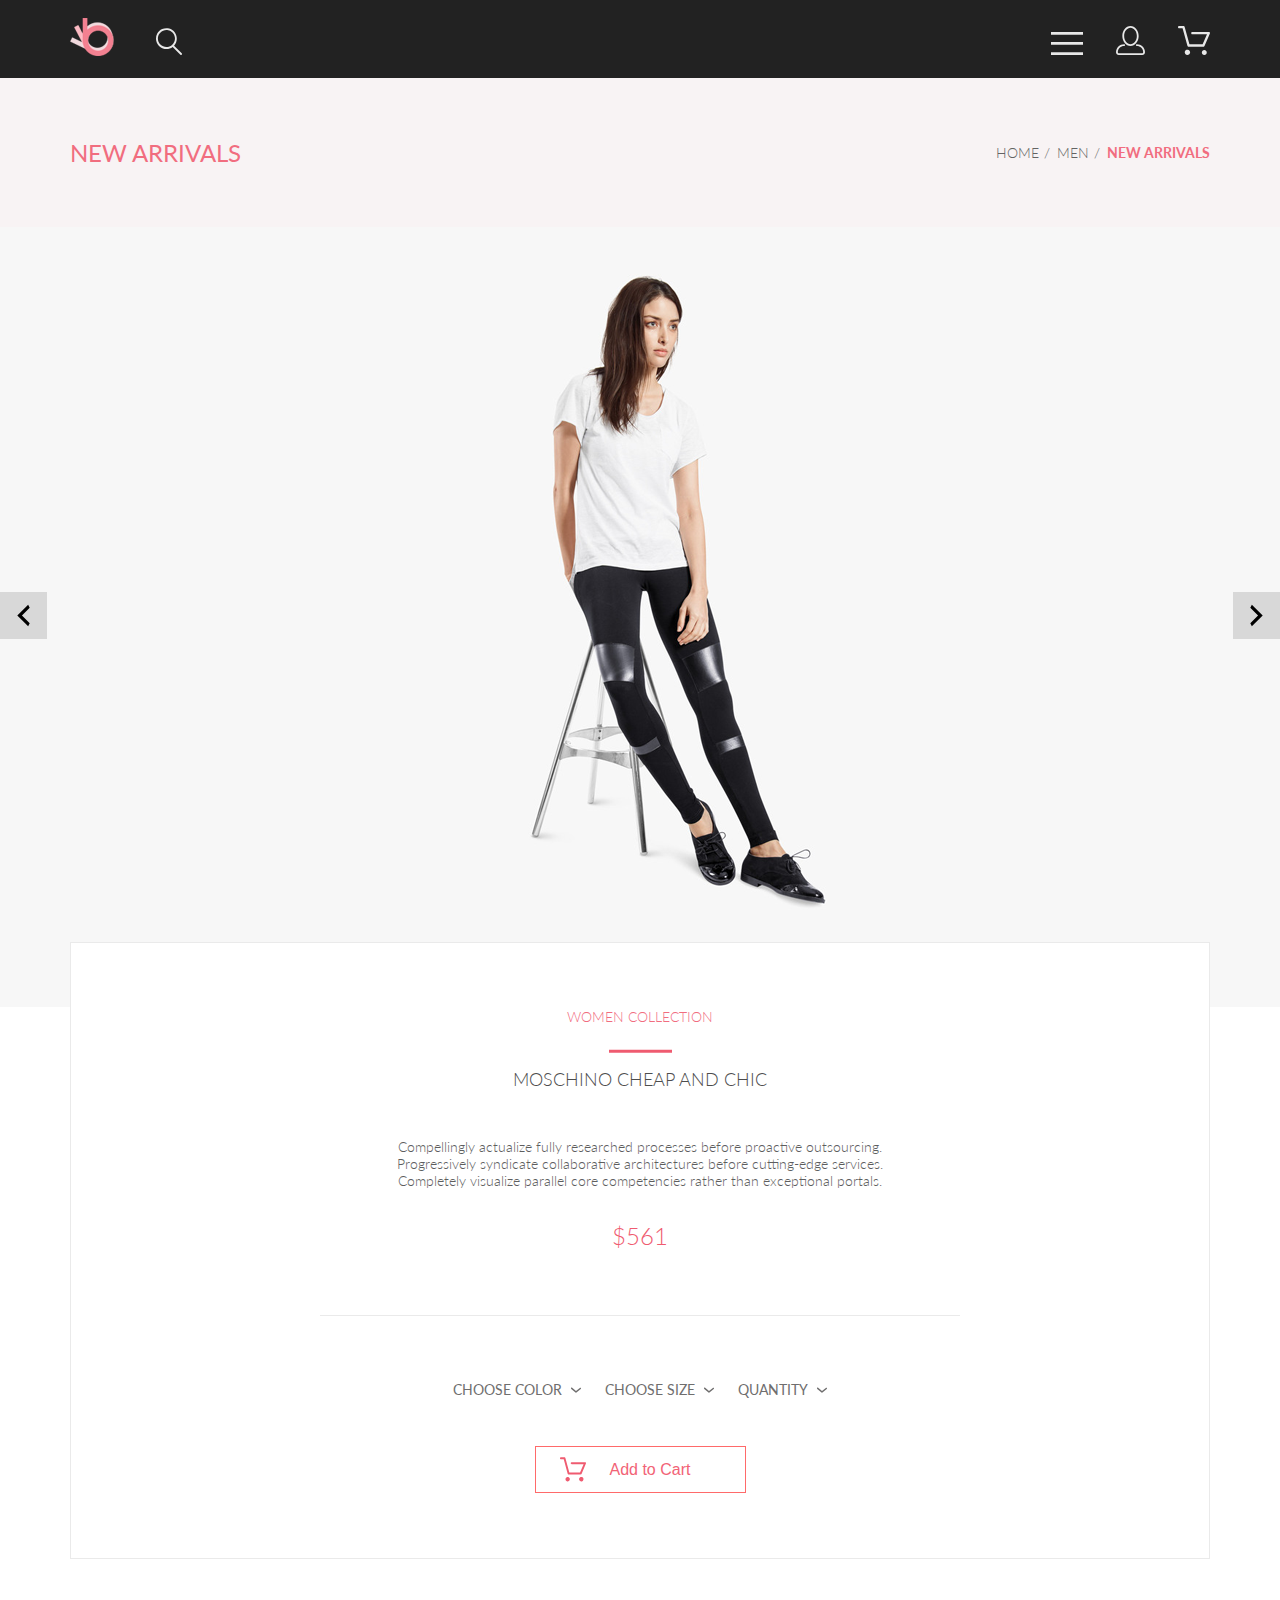
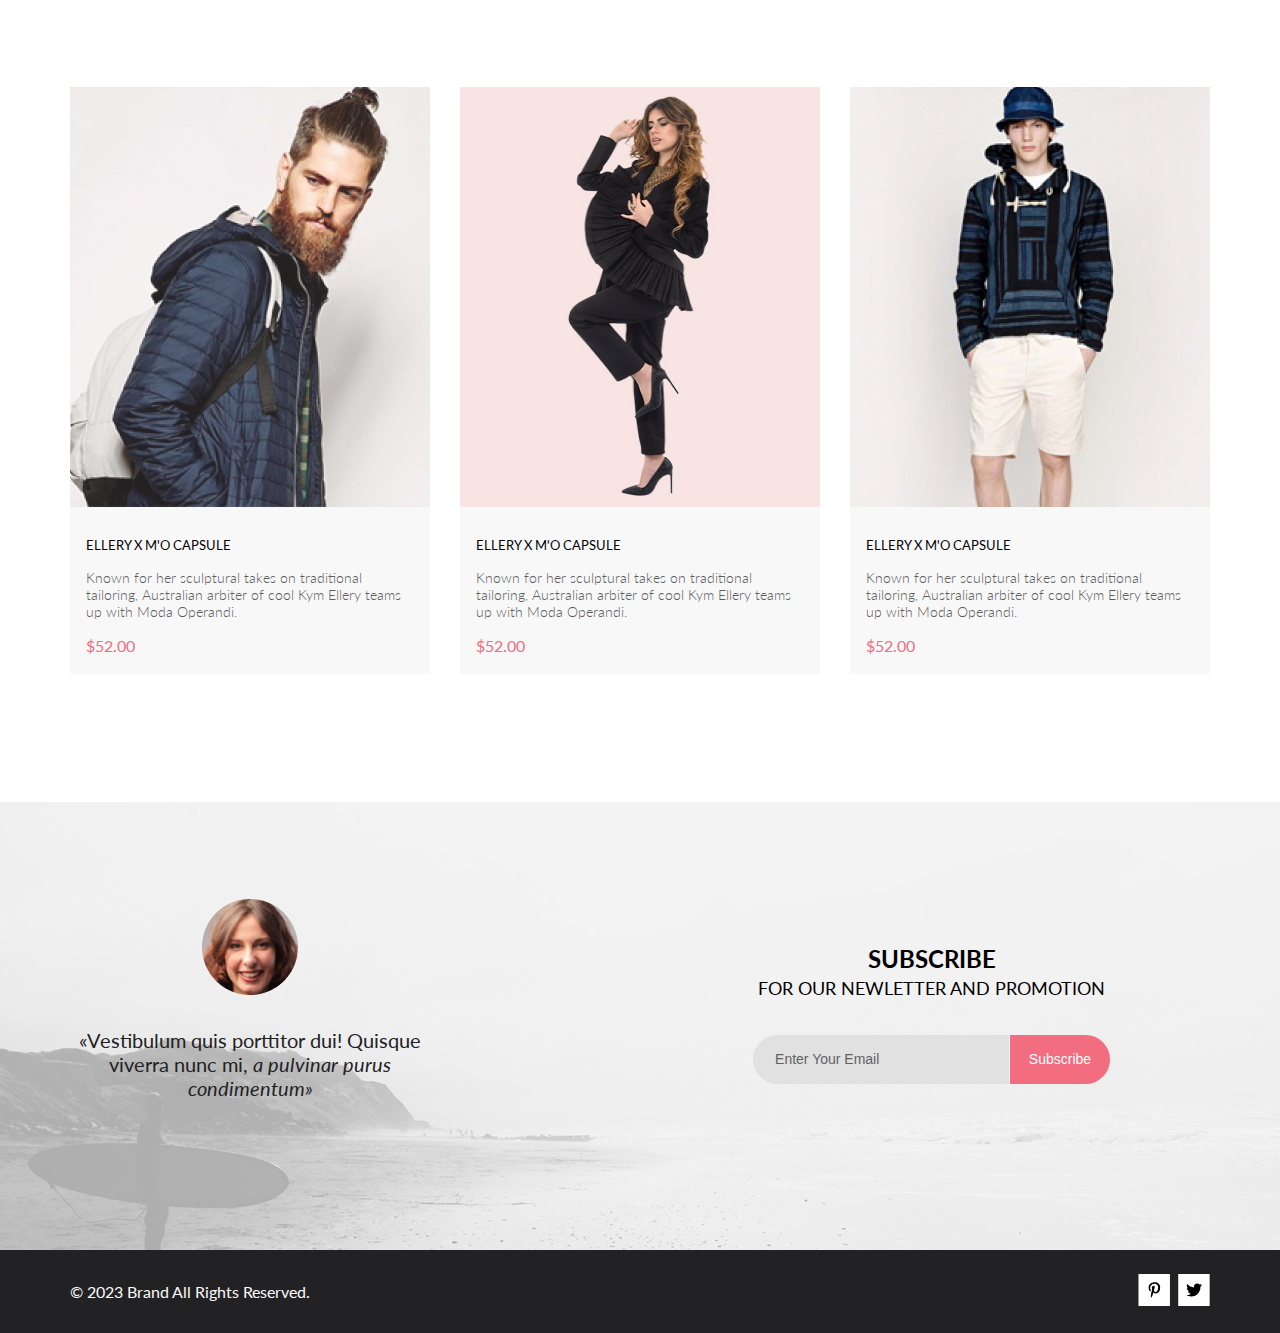
<file: product.html>
<!DOCTYPE html>
<html lang="en">

<head>
    <meta charset="UTF-8">
    <meta http-equiv="X-UA-Compatible" content="IE=edge">
    <meta name="viewport" content="width=device-width, initial-scale=1.0">
    <title>Product page</title>
    <link rel="preconnect" href="https://fonts.googleapis.com">
    <link rel="preconnect" href="https://fonts.gstatic.com" crossorigin>
    <link href="https://fonts.googleapis.com/css2?family=Lato:wght@300;400;700;900&display=swap" rel="stylesheet">
    <link rel="stylesheet" href="style.css">
</head>

<body>
    <header class="header central">
        <div class="header__logo">
            <a href="index.html"><img src="img/logo.svg" alt="logo"></a>
            <a class="header__logo-search" href="#"><img src="img/search.svg" alt="search"></a>
        </div>
        <nav class="header__nav">
            <label for="header__check">
                <img class="nav-menu" src="img/nav1.svg" alt="nav1">
            </label>
            <a href="registration.html"><img class="hide" src="img/nav2.svg" alt="nav2"></a>
            <a href="cart.html"><img class="hide" src="img/nav3.svg" alt="nav3"></a>
        </nav>
        <input class="header__checkbox" type="checkbox" id="header__check">
        <nav class="mobile-menu">
            <h3 class="mobile-menu__heading">MENU</h3>
            <div class="mobile-menu__box">
                <div class="mobile-menu__item">
                    <a href="catalog.html" class="mobile-menu__title">MAN</a>
                    <ul class="mobile-menu__list">
                        <li><a class="mobile-menu__link" href="#">Accessories</a></li>
                        <li><a class="mobile-menu__link" href="#">Bags</a></li>
                        <li><a class="mobile-menu__link" href="#">Denim</a></li>
                        <li><a class="mobile-menu__link" href="#">T-Shirts</a></li>
                    </ul>
                </div>
                <div class="mobile-menu__item">
                    <a href="catalog.html" class="mobile-menu__title">WOMAN</a>
                    <ul class="mobile-menu__list">
                        <li><a class="mobile-menu__link" href="">Accessories</a></li>
                        <li><a class="mobile-menu__link" href="">Bags</a></li>
                        <li><a class="mobile-menu__link" href="">Denim</a></li>
                        <li><a class="mobile-menu__link" href="">T-Shirts</a></li>
                    </ul>
                </div>
                <div class="mobile-menu__item">
                    <a href="catalog.html" class="mobile-menu__title">KIDS</a>
                    <ul class="mobile-menu__list">
                        <li><a class="mobile-menu__link" href="">Accessories</a></li>
                        <li><a class="mobile-menu__link" href="">Bags</a></li>
                        <li><a class="mobile-menu__link" href="">Denim</a></li>
                        <li><a class="mobile-menu__link" href="">T-Shirts</a></li>
                    </ul>
                </div>
            </div>
        </nav>
    </header>
    <section class="breadcrumbs central">
        <h2 class="breadcrumbs__title">NEW ARRIVALS</h2>
        <nav class="breadcrumbs__menu">
            <a href="#" class="breadcrumbs__menu-link">HOME</a>
            <a href="#" class="breadcrumbs__menu-link">MEN</a>
            <a href="#" class="breadcrumbs__menu-link breadcrumbs__menu-link-this">
                NEW ARRIVALS</a>
        </nav>
    </section>
    <div class="carousel central">
        <img src="img/product/main-photo.png" alt="look" class="carousel__img">
        <div class="arrow-box left"><svg width="13" height="23" viewBox="0 0 13 23" fill="none"
                xmlns="http://www.w3.org/2000/svg">
                <path
                    d="M12.6998 3.7499L4.9498 11.4999L12.6998 19.2499L11.1498 22.3499L0.299805 11.4999L11.1498 0.649902L12.6998 3.7499Z"
                    fill="black" />
            </svg>
        </div>
        <div class="arrow-box right"><svg width="13" height="23" viewBox="0 0 13 23" fill="none"
                xmlns="http://www.w3.org/2000/svg">
                <path
                    d="M0.299805 19.2499L8.0498 11.4999L0.299805 3.7499L1.8498 0.649902L12.6998 11.4999L1.8498 22.3499L0.299805 19.2499Z"
                    fill="black" />
            </svg>
        </div>

    </div>
    <div class="description-wrap central">
        <div class="description">
            <div class="description__content">
                <h1 class="description__content-title">WOMEN COLLECTION</h1>
                <div>
                    <svg width="63" height="4" viewBox="0 0 63 4" fill="none" xmlns="http://www.w3.org/2000/svg">
                        <path d="M63 0.786865H0V3.81225H63V0.786865Z" fill="#EF5B70" />
                    </svg>
                </div>
                <h2 class="description__content-brandname">MOSCHINO CHEAP AND CHIC</h2>
                <p class="description__content-text">Compellingly actualize fully researched processes before proactive
                    outsourcing. Progressively syndicate collaborative architectures before cutting-edge services.
                    Completely visualize parallel core competencies rather than exceptional portals. </p>
                <p class="description__content-price">$561</p>
            </div>
            <div class="description__tocard">
                <div class="description__tocard-sort">
                    <div class="description__tocard-sort-item">
                        <details class="sort__details">
                            <summary class="sort__summary"><span class="sort__heading">CHOOSE COLOR</span><svg
                                    width="11" height="6" viewBox="0 0 11 6" fill="none"
                                    xmlns="http://www.w3.org/2000/svg">
                                    <path
                                        d="M5.00214 5.64846C4.83521 5.64879 4.67343 5.59016 4.54488 5.48275L0.258102 1.88021C0.112196 1.75791 0.0204417 1.58217 0.00302325 1.39165C-0.0143952 1.20112 0.0439493 1.01143 0.165221 0.864289C0.286493 0.717149 0.460759 0.624619 0.649682 0.607053C0.838605 0.589487 1.02671 0.648325 1.17262 0.770623L5.00214 3.9985L8.83167 0.885905C8.90475 0.826055 8.98884 0.781361 9.0791 0.754391C9.16937 0.727421 9.26403 0.718707 9.35764 0.72875C9.45126 0.738794 9.54198 0.767396 9.6246 0.812913C9.70722 0.85843 9.7801 0.919965 9.83906 0.993981C9.90449 1.06806 9.95405 1.15498 9.98462 1.24927C10.0152 1.34357 10.0261 1.44321 10.0167 1.54197C10.0073 1.64073 9.97784 1.73646 9.93005 1.82318C9.88227 1.9099 9.81723 1.98573 9.73904 2.04592L5.45225 5.52598C5.32002 5.61641 5.16154 5.65954 5.00214 5.64846Z"
                                        fill="#6F6E6E" />
                                </svg>
                            </summary>
                            <div class="sort__box">
                                <div class="sort__check">
                                    <input id="sort__check1" type="checkbox">
                                    <label for="sort__check1">Test</label>
                                </div>
                                <div class="sort__check">
                                    <input id="sort__check2" type="checkbox">
                                    <label for="sort__check2">Test</label>
                                </div>
                                <div class="sort__check">
                                    <input id="sort__check3" type="checkbox">
                                    <label for="sort__check3">Test</label>
                                </div>
                            </div>
                        </details>
                        <details class="sort__details">
                            <summary class="sort__summary"><span class="sort__heading">CHOOSE SIZE</span><svg width="11"
                                    height="6" viewBox="0 0 11 6" fill="none" xmlns="http://www.w3.org/2000/svg">
                                    <path
                                        d="M5.00214 5.64846C4.83521 5.64879 4.67343 5.59016 4.54488 5.48275L0.258102 1.88021C0.112196 1.75791 0.0204417 1.58217 0.00302325 1.39165C-0.0143952 1.20112 0.0439493 1.01143 0.165221 0.864289C0.286493 0.717149 0.460759 0.624619 0.649682 0.607053C0.838605 0.589487 1.02671 0.648325 1.17262 0.770623L5.00214 3.9985L8.83167 0.885905C8.90475 0.826055 8.98884 0.781361 9.0791 0.754391C9.16937 0.727421 9.26403 0.718707 9.35764 0.72875C9.45126 0.738794 9.54198 0.767396 9.6246 0.812913C9.70722 0.85843 9.7801 0.919965 9.83906 0.993981C9.90449 1.06806 9.95405 1.15498 9.98462 1.24927C10.0152 1.34357 10.0261 1.44321 10.0167 1.54197C10.0073 1.64073 9.97784 1.73646 9.93005 1.82318C9.88227 1.9099 9.81723 1.98573 9.73904 2.04592L5.45225 5.52598C5.32002 5.61641 5.16154 5.65954 5.00214 5.64846Z"
                                        fill="#6F6E6E" />
                                </svg>
                            </summary>
                            <div class="sort__box">

                            </div>
                        </details>
                        <details class="sort__details">
                            <summary class="sort__summary"><span class="sort__heading">QUANTITY</span><svg width="11"
                                    height="6" viewBox="0 0 11 6" fill="none" xmlns="http://www.w3.org/2000/svg">
                                    <path
                                        d="M5.00214 5.64846C4.83521 5.64879 4.67343 5.59016 4.54488 5.48275L0.258102 1.88021C0.112196 1.75791 0.0204417 1.58217 0.00302325 1.39165C-0.0143952 1.20112 0.0439493 1.01143 0.165221 0.864289C0.286493 0.717149 0.460759 0.624619 0.649682 0.607053C0.838605 0.589487 1.02671 0.648325 1.17262 0.770623L5.00214 3.9985L8.83167 0.885905C8.90475 0.826055 8.98884 0.781361 9.0791 0.754391C9.16937 0.727421 9.26403 0.718707 9.35764 0.72875C9.45126 0.738794 9.54198 0.767396 9.6246 0.812913C9.70722 0.85843 9.7801 0.919965 9.83906 0.993981C9.90449 1.06806 9.95405 1.15498 9.98462 1.24927C10.0152 1.34357 10.0261 1.44321 10.0167 1.54197C10.0073 1.64073 9.97784 1.73646 9.93005 1.82318C9.88227 1.9099 9.81723 1.98573 9.73904 2.04592L5.45225 5.52598C5.32002 5.61641 5.16154 5.65954 5.00214 5.64846Z"
                                        fill="#6F6E6E" />
                                </svg>
                            </summary>
                            <div class="sort__box">

                            </div>
                        </details>
                    </div>
                </div>
                <button class="description-btn"><svg width="27" height="25" viewBox="0 0 27 25" fill="none"
                        xmlns="http://www.w3.org/2000/svg">
                        <path
                            d="M5.49847 22.185C5.50635 21.752 5.64091 21.3309 5.88519 20.9748C6.12947 20.6186 6.47261 20.3431 6.87158 20.1828C7.27055 20.0226 7.7076 19.9848 8.12781 20.0741C8.54802 20.1635 8.93269 20.376 9.23358 20.685C9.53447 20.994 9.73817 21.3857 9.81909 21.811C9.90002 22.2363 9.85453 22.6763 9.68842 23.0756C9.52231 23.475 9.24296 23.8161 8.88538 24.0559C8.52779 24.2957 8.10791 24.4237 7.67847 24.4237C7.38955 24.4211 7.10399 24.3611 6.83807 24.2472C6.57216 24.1333 6.3311 23.9676 6.12866 23.7597C5.92623 23.5518 5.76639 23.3057 5.65826 23.0355C5.55013 22.7653 5.49584 22.4763 5.49847 22.185ZM21.3045 24.4237C20.8711 24.4303 20.4453 24.3087 20.0797 24.074C19.7141 23.8393 19.4247 23.5017 19.2471 23.103C19.0696 22.7042 19.0117 22.2618 19.0806 21.8303C19.1496 21.3988 19.3423 20.9971 19.6351 20.6748C19.9278 20.3524 20.3077 20.1236 20.728 20.0165C21.1482 19.9095 21.5903 19.929 21.9997 20.0724C22.4091 20.2159 22.7679 20.4771 23.0317 20.8238C23.2956 21.1706 23.453 21.5877 23.4845 22.0236C23.5269 22.6155 23.3369 23.2004 22.9555 23.6523C22.7706 23.8745 22.5436 24.0574 22.2877 24.1901C22.0319 24.3227 21.7524 24.4025 21.4655 24.4247L21.3045 24.4237ZM8.59351 17.4855C8.38116 17.4851 8.17488 17.414 8.00671 17.2833C7.83855 17.1525 7.71792 16.9694 7.66351 16.7624L3.73651 2.19527H0.978516C0.719001 2.19527 0.470064 2.09128 0.28656 1.90622C0.103056 1.72116 0 1.47018 0 1.20847C0 0.946764 0.103056 0.695782 0.28656 0.510726C0.470064 0.325669 0.719001 0.22168 0.978516 0.22168H4.45752C4.66982 0.222254 4.876 0.293463 5.04413 0.424184C5.21226 0.554905 5.33295 0.737883 5.38751 0.944787L9.31451 15.5119H20.0185L23.5765 7.12665H11.7185C11.459 7.12665 11.2101 7.02266 11.0266 6.83761C10.8431 6.65255 10.74 6.40157 10.74 6.13986C10.74 5.87815 10.8431 5.62717 11.0266 5.44211C11.2101 5.25705 11.459 5.15306 11.7185 5.15306H25.0535C25.2131 5.15352 25.3701 5.19451 25.5099 5.27223C25.6497 5.34995 25.7679 5.46195 25.8535 5.59784C25.9413 5.73569 25.9945 5.89303 26.0084 6.05627C26.0224 6.21951 25.9966 6.38368 25.9335 6.53465L21.5425 16.8935C21.469 17.0684 21.3462 17.2177 21.1895 17.3229C21.0327 17.4281 20.8488 17.4846 20.6605 17.4855H8.59351Z"
                            fill="#EF5B70" />
                    </svg>
                    Add to Cart</button>
            </div>
        </div>
    </div>
    <div class="goods central">
        <div class="goods__cards goods__cards-add ">
            <div class="goods_cards-item">
                <div class="goods_cards-item-img">
                    <img src="img/card1.jpg" alt="card1">
                    <span class="mask">
                        <button class="mask-btn"><svg width="27" height="25" viewBox="0 0 27 25" fill="none"
                                xmlns="http://www.w3.org/2000/svg">
                                <path
                                    d="M21.8765 22.2662C21.9215 22.2549 21.9428 22.2339 21.9605 22.2129C21.9683 22.2037 21.9761 22.1946 21.9839 22.1855C22.0204 22.1438 22.0237 22.0553 22.0229 22.0105C22.0097 21.9044 21.9189 21.8315 21.8417 21.8315C21.838 21.8315 21.8341 21.8317 21.8317 21.8318C21.7536 21.8372 21.6658 21.9409 21.6724 22.0625C21.6818 22.1793 21.7679 22.2662 21.8397 22.2662H21.8765ZM8.22003 22.2599C8.31921 22.2599 8.39984 22.1655 8.39984 22.0496C8.39984 21.9341 8.31921 21.8401 8.22003 21.8401C8.12091 21.8401 8.04022 21.9341 8.04022 22.0496C8.04022 22.1655 8.12091 22.2599 8.22003 22.2599ZM21.9999 24.2662C21.9522 24.2662 21.8883 24.2662 21.8397 24.2662C20.7021 24.2662 19.7571 23.3545 19.677 22.198C19.5969 20.9929 20.4942 19.9183 21.6957 19.8364C21.7446 19.8331 21.7933 19.8315 21.8417 19.8315C22.9804 19.8315 23.9418 20.7324 24.0195 21.8884C24.051 22.4915 23.8746 23.0612 23.4903 23.5012C23.106 23.9575 22.5768 24.2177 21.9999 24.2662ZM8.22003 24.2599C7.01581 24.2599 6.04022 23.2709 6.04022 22.0496C6.04022 20.8291 7.01581 19.8401 8.22003 19.8401C9.42419 19.8401 10.3998 20.8291 10.3998 22.0496C10.3998 23.2709 9.42419 24.2599 8.22003 24.2599ZM21.1989 17.3938H9.13354C8.70062 17.3938 8.31635 17.1005 8.2038 16.6775L4.27802 2.24768H1.52222C0.993896 2.24768 0.561035 1.80859 0.561035 1.27039C0.561035 0.733032 0.993896 0.292969 1.52222 0.292969H4.99982C5.43182 0.292969 5.8161 0.586304 5.92859 1.01025L9.85443 15.4391H20.5581L24.1149 7.13379H12.2583C11.7291 7.13379 11.2962 6.69373 11.2962 6.15649C11.2962 5.61914 11.7291 5.17908 12.2583 5.17908H25.5891C25.9095 5.17908 26.2146 5.34192 26.3901 5.61914C26.5665 5.89539 26.5989 6.23743 26.4702 6.547L22.08 16.807C21.9198 17.1653 21.5832 17.3938 21.1989 17.3938Z"
                                    fill="white" />
                            </svg>
                            Add to Cart</button>
                    </span>
                </div>
                <div class="goods_cards-item-content">
                    <a href="product.html" class="goods__cards-item-title">ELLERY X M'O CAPSULE</a>
                    <p class="goods__cards-item-text">Known for her sculptural takes on traditional tailoring,
                        Australian
                        arbiter of cool Kym Ellery teams up with Moda Operandi.</p>
                    <p class="goods__cards-item-price">$52.00</p>
                </div>
            </div>
            <div class="goods_cards-item">
                <div class="goods_cards-item-img">
                    <img src="img/card2.jpg" alt="card2">
                    <span class="mask">
                        <button class="mask-btn"><svg width="27" height="25" viewBox="0 0 27 25" fill="none"
                                xmlns="http://www.w3.org/2000/svg">
                                <path
                                    d="M21.8765 22.2662C21.9215 22.2549 21.9428 22.2339 21.9605 22.2129C21.9683 22.2037 21.9761 22.1946 21.9839 22.1855C22.0204 22.1438 22.0237 22.0553 22.0229 22.0105C22.0097 21.9044 21.9189 21.8315 21.8417 21.8315C21.838 21.8315 21.8341 21.8317 21.8317 21.8318C21.7536 21.8372 21.6658 21.9409 21.6724 22.0625C21.6818 22.1793 21.7679 22.2662 21.8397 22.2662H21.8765ZM8.22003 22.2599C8.31921 22.2599 8.39984 22.1655 8.39984 22.0496C8.39984 21.9341 8.31921 21.8401 8.22003 21.8401C8.12091 21.8401 8.04022 21.9341 8.04022 22.0496C8.04022 22.1655 8.12091 22.2599 8.22003 22.2599ZM21.9999 24.2662C21.9522 24.2662 21.8883 24.2662 21.8397 24.2662C20.7021 24.2662 19.7571 23.3545 19.677 22.198C19.5969 20.9929 20.4942 19.9183 21.6957 19.8364C21.7446 19.8331 21.7933 19.8315 21.8417 19.8315C22.9804 19.8315 23.9418 20.7324 24.0195 21.8884C24.051 22.4915 23.8746 23.0612 23.4903 23.5012C23.106 23.9575 22.5768 24.2177 21.9999 24.2662ZM8.22003 24.2599C7.01581 24.2599 6.04022 23.2709 6.04022 22.0496C6.04022 20.8291 7.01581 19.8401 8.22003 19.8401C9.42419 19.8401 10.3998 20.8291 10.3998 22.0496C10.3998 23.2709 9.42419 24.2599 8.22003 24.2599ZM21.1989 17.3938H9.13354C8.70062 17.3938 8.31635 17.1005 8.2038 16.6775L4.27802 2.24768H1.52222C0.993896 2.24768 0.561035 1.80859 0.561035 1.27039C0.561035 0.733032 0.993896 0.292969 1.52222 0.292969H4.99982C5.43182 0.292969 5.8161 0.586304 5.92859 1.01025L9.85443 15.4391H20.5581L24.1149 7.13379H12.2583C11.7291 7.13379 11.2962 6.69373 11.2962 6.15649C11.2962 5.61914 11.7291 5.17908 12.2583 5.17908H25.5891C25.9095 5.17908 26.2146 5.34192 26.3901 5.61914C26.5665 5.89539 26.5989 6.23743 26.4702 6.547L22.08 16.807C21.9198 17.1653 21.5832 17.3938 21.1989 17.3938Z"
                                    fill="white" />
                            </svg>
                            Add to Cart</button>
                    </span>
                </div>
                <div class="goods_cards-item-content">
                    <a href="product.html" class="goods__cards-item-title">ELLERY X M'O CAPSULE</a>
                    <p class="goods__cards-item-text">Known for her sculptural takes on traditional tailoring,
                        Australian
                        arbiter of cool Kym Ellery teams up with Moda Operandi.</p>
                    <p class="goods__cards-item-price">$52.00</p>
                </div>
            </div>
            <div class="goods_cards-item none">
                <div class="goods_cards-item-img">
                    <img src="img/card3.jpg" alt="card3">
                    <span class="mask">
                        <button class="mask-btn"><svg width="27" height="25" viewBox="0 0 27 25" fill="none"
                                xmlns="http://www.w3.org/2000/svg">
                                <path
                                    d="M21.8765 22.2662C21.9215 22.2549 21.9428 22.2339 21.9605 22.2129C21.9683 22.2037 21.9761 22.1946 21.9839 22.1855C22.0204 22.1438 22.0237 22.0553 22.0229 22.0105C22.0097 21.9044 21.9189 21.8315 21.8417 21.8315C21.838 21.8315 21.8341 21.8317 21.8317 21.8318C21.7536 21.8372 21.6658 21.9409 21.6724 22.0625C21.6818 22.1793 21.7679 22.2662 21.8397 22.2662H21.8765ZM8.22003 22.2599C8.31921 22.2599 8.39984 22.1655 8.39984 22.0496C8.39984 21.9341 8.31921 21.8401 8.22003 21.8401C8.12091 21.8401 8.04022 21.9341 8.04022 22.0496C8.04022 22.1655 8.12091 22.2599 8.22003 22.2599ZM21.9999 24.2662C21.9522 24.2662 21.8883 24.2662 21.8397 24.2662C20.7021 24.2662 19.7571 23.3545 19.677 22.198C19.5969 20.9929 20.4942 19.9183 21.6957 19.8364C21.7446 19.8331 21.7933 19.8315 21.8417 19.8315C22.9804 19.8315 23.9418 20.7324 24.0195 21.8884C24.051 22.4915 23.8746 23.0612 23.4903 23.5012C23.106 23.9575 22.5768 24.2177 21.9999 24.2662ZM8.22003 24.2599C7.01581 24.2599 6.04022 23.2709 6.04022 22.0496C6.04022 20.8291 7.01581 19.8401 8.22003 19.8401C9.42419 19.8401 10.3998 20.8291 10.3998 22.0496C10.3998 23.2709 9.42419 24.2599 8.22003 24.2599ZM21.1989 17.3938H9.13354C8.70062 17.3938 8.31635 17.1005 8.2038 16.6775L4.27802 2.24768H1.52222C0.993896 2.24768 0.561035 1.80859 0.561035 1.27039C0.561035 0.733032 0.993896 0.292969 1.52222 0.292969H4.99982C5.43182 0.292969 5.8161 0.586304 5.92859 1.01025L9.85443 15.4391H20.5581L24.1149 7.13379H12.2583C11.7291 7.13379 11.2962 6.69373 11.2962 6.15649C11.2962 5.61914 11.7291 5.17908 12.2583 5.17908H25.5891C25.9095 5.17908 26.2146 5.34192 26.3901 5.61914C26.5665 5.89539 26.5989 6.23743 26.4702 6.547L22.08 16.807C21.9198 17.1653 21.5832 17.3938 21.1989 17.3938Z"
                                    fill="white" />
                            </svg>
                            Add to Cart</button>
                    </span>
                </div>
                <div class="goods_cards-item-content">
                    <a href="product.html" class="goods__cards-item-title">ELLERY X M'O CAPSULE</a>
                    <p class="goods__cards-item-text">Known for her sculptural takes on traditional tailoring,
                        Australian
                        arbiter of cool Kym Ellery teams up with Moda Operandi.</p>
                    <p class="goods__cards-item-price">$52.00</p>
                </div>
            </div>
        </div>
    </div>
    <footer class="footer">
        <div class="subscribe-wrap2">
            <div class="subscribe-wrap">
                <div class="subscribe central">
                    <div class="subscribe__quote">
                        <img src="img/quote-img.png" alt="quote-img">
                        <p class="subscribe__quote-text">&laquo;Vestibulum quis porttitor dui! Quisque viverra
                            nunc&nbsp;mi, <i>a&nbsp;pulvinar purus condimentum&raquo;</i></p>
                    </div>
                    <div class="subscribe__content">
                        <h2 class="subscribe__content-title">SUBSCRIBE</h2>
                        <h3 class="subscribe__content-subtitle">FOR OUR NEWLETTER AND PROMOTION</h3>
                        <div class="subscribe__content-input">
                            <form action="#">
                                <input class="subscribe-inp" placeholder="Enter Your Email" type="email">
                                <button type="submit" class="input-btn">Subscribe</button>
                            </form>
                        </div>
                    </div>
                </div>
            </div>
        </div>
        <div class="footer__logos central">
            <p class="footer__logos-text">&copy;&nbsp;2023 Brand All Rights Reserved.</p>
            <div class="footer__logos-items">
                <a href="#" class="footer__logos-items-img">
                    <svg width="32" height="32" viewBox="0 0 32 32" fill="none" xmlns="http://www.w3.org/2000/svg">
                        <path d="M31.9259 0H0.475342V32H31.9259V0Z" fill="white" />
                        <g clip-path="url(#clip0_190_1616)">
                            <path
                                d="M16.7402 8.20312C13.5555 8.20312 10.4081 10.3406 10.4081 13.8C10.4081 16 11.6373 17.25 12.3822 17.25C12.6895 17.25 12.8664 16.3875 12.8664 16.1438C12.8664 15.8531 12.1308 15.2344 12.1308 14.025C12.1308 11.5125 14.0304 9.73125 16.4888 9.73125C18.6026 9.73125 20.167 10.9406 20.167 13.1625C20.167 14.8219 19.5058 17.9344 17.3641 17.9344C16.5912 17.9344 15.9301 17.3719 15.9301 16.5656C15.9301 15.3844 16.7495 14.2406 16.7495 13.0219C16.7495 10.9531 13.8349 11.3281 13.8349 13.8281C13.8349 14.3531 13.9001 14.9344 14.1329 15.4125C13.7045 17.2687 12.8292 20.0344 12.8292 21.9469C12.8292 22.5375 12.913 23.1188 12.9689 23.7094C13.0744 23.8281 13.0216 23.8156 13.183 23.7563C14.7474 21.6 14.6916 21.1781 15.3993 18.3562C15.7811 19.0875 16.7681 19.4812 17.5503 19.4812C20.8468 19.4812 22.3274 16.2469 22.3274 13.3313C22.3274 10.2281 19.6641 8.20312 16.7402 8.20312Z"
                                fill="black" />
                        </g>
                        <defs>
                            <clipPath id="clip0_190_1616">
                                <rect width="11.9193" height="16" fill="white" transform="translate(10.4081 8)" />
                            </clipPath>
                        </defs>
                    </svg>

                    <!-- <img src="img/pint.svg" alt="pint"> -->
                </a>
                <a href="#" class="footer__logos-items-img">
                    <svg width="32" height="32" viewBox="0 0 32 32" fill="none" xmlns="http://www.w3.org/2000/svg">
                        <path d="M31.6636 0H0.213013V32H31.6636V0Z" fill="white" />
                        <g clip-path="url(#clip0_190_1612)">
                            <path
                                d="M22.4181 12.7411C22.4281 12.8832 22.4281 13.0253 22.4281 13.1675C22.4281 17.5025 19.1509 22.4974 13.161 22.4974C11.3156 22.4974 9.60132 21.9593 8.1593 21.0253C8.42149 21.0558 8.67357 21.0659 8.94585 21.0659C10.4685 21.0659 11.8702 20.5482 12.9895 19.6649C11.5576 19.6345 10.3576 18.6903 9.94415 17.3908C10.1458 17.4213 10.3475 17.4416 10.5593 17.4416C10.8517 17.4416 11.1442 17.4009 11.4164 17.3299C9.92401 17.0253 8.80465 15.7055 8.80465 14.1116V14.071C9.23824 14.3147 9.74249 14.467 10.2769 14.4873C9.39959 13.8984 8.82483 12.8933 8.82483 11.7563C8.82483 11.1472 8.98614 10.5888 9.26851 10.1015C10.8719 12.0913 13.282 13.3908 15.9844 13.5329C15.934 13.2893 15.9038 13.0355 15.9038 12.7817C15.9038 10.9746 17.3559 9.5025 19.1609 9.5025C20.0987 9.5025 20.9457 9.89844 21.5407 10.538C22.2768 10.3959 22.9827 10.1218 23.6079 9.74616C23.3659 10.5076 22.8516 11.1472 22.176 11.5533C22.8315 11.4822 23.4668 11.2994 24.0516 11.0457C23.608 11.6954 23.0533 12.274 22.4181 12.7411V12.7411Z"
                                fill="black" />
                        </g>
                        <defs>
                            <clipPath id="clip0_190_1612">
                                <rect width="15.8924" height="16" fill="white" transform="translate(8.1593 8)" />
                            </clipPath>
                        </defs>
                    </svg>

                    <!-- <img src="img/twi.svg" alt="twi"> -->
                </a>
            </div>
        </div>
    </footer>
</body>

</html>
</file>
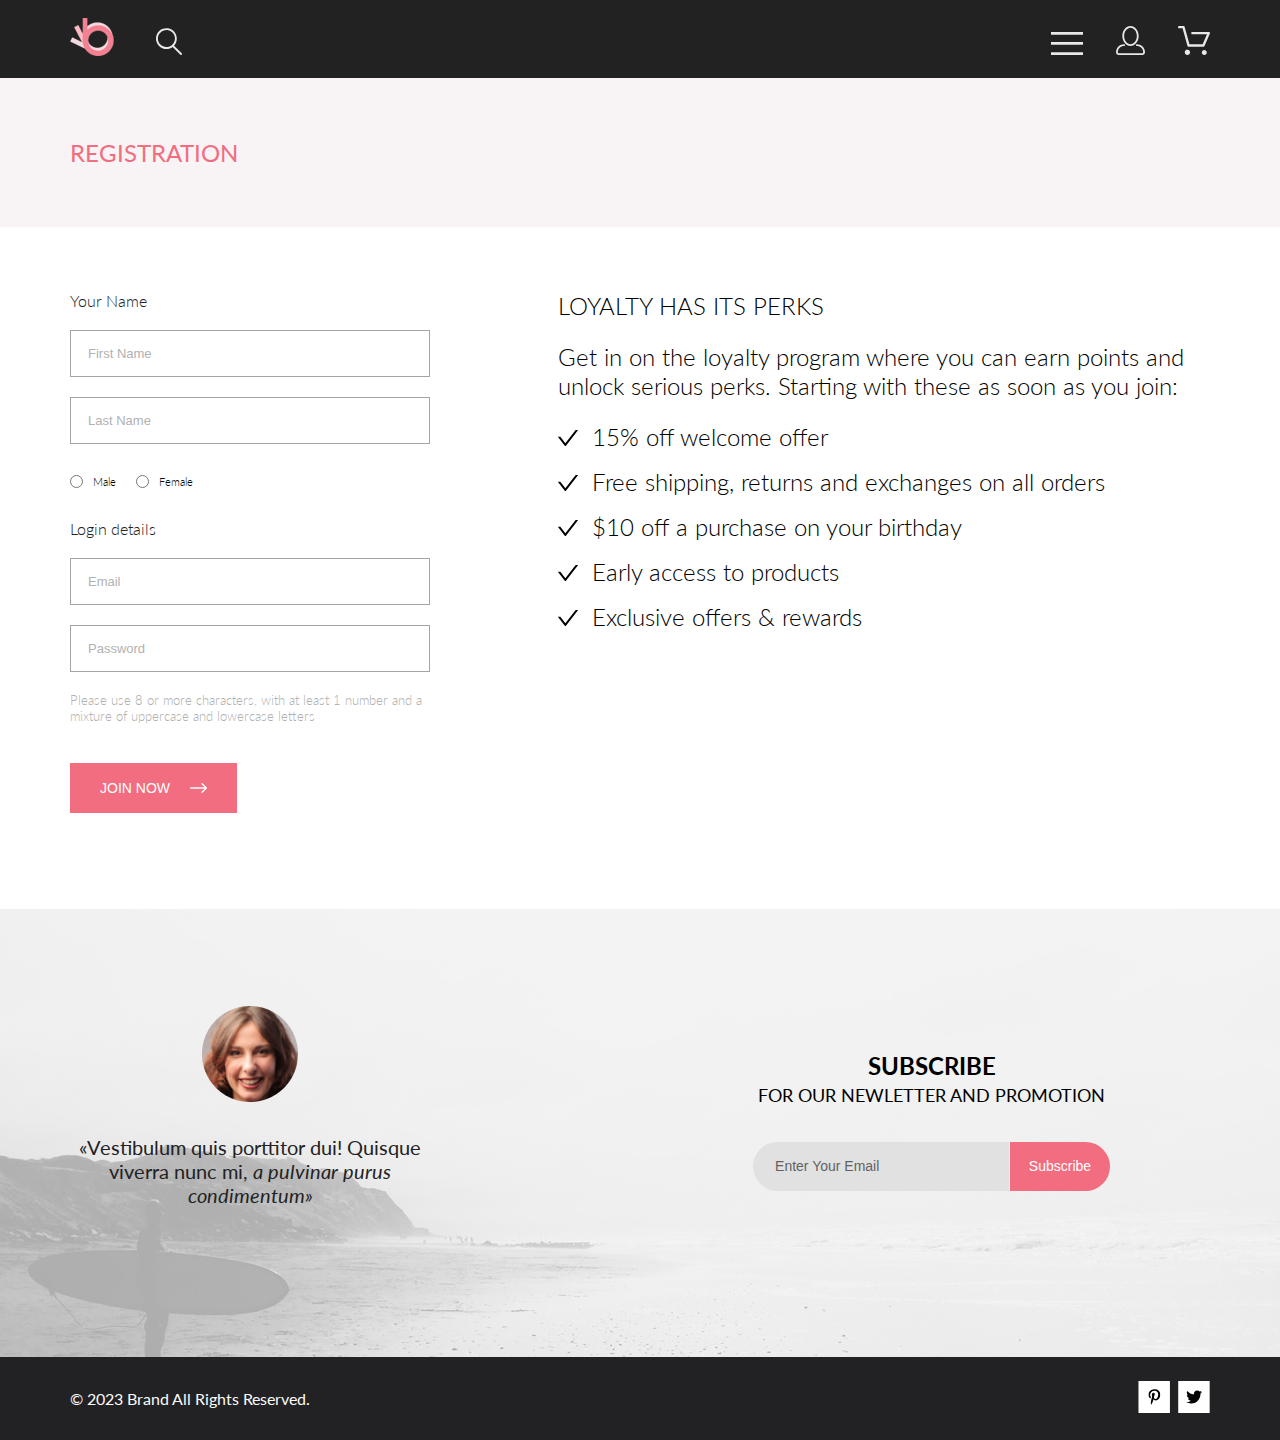
<file: registration.html>
<!DOCTYPE html>
<html lang="en">

<head>
    <meta charset="UTF-8">
    <meta http-equiv="X-UA-Compatible" content="IE=edge">
    <meta name="viewport" content="width=device-width, initial-scale=1.0">
    <title>Product page</title>
    <link rel="preconnect" href="https://fonts.googleapis.com">
    <link rel="preconnect" href="https://fonts.gstatic.com" crossorigin>
    <link href="https://fonts.googleapis.com/css2?family=Lato:wght@300;400;700;900&display=swap" rel="stylesheet">
    <link rel="stylesheet" href="style.css">
</head>

<body>
    <header class="header central">
        <div class="header__logo">
            <a href="index.html"><img src="img/logo.svg" alt="logo"></a>
            <a class="header__logo-search" href="#"><img src="img/search.svg" alt="search"></a>
        </div>
        <nav class="header__nav">
            <label for="header__check">
                <img class="nav-menu" src="img/nav1.svg" alt="nav1">
            </label>
            <a href="registration.html"><img class="hide" src="img/nav2.svg" alt="nav2"></a>
            <a href="cart.html"><img class="hide" src="img/nav3.svg" alt="nav3"></a>
        </nav>
        <input class="header__checkbox" type="checkbox" id="header__check">
        <nav class="mobile-menu">
            <h3 class="mobile-menu__heading">MENU</h3>
            <div class="mobile-menu__box">
                <div class="mobile-menu__item">
                    <a href="catalog.html" class="mobile-menu__title">MAN</a>
                    <ul class="mobile-menu__list">
                        <li><a class="mobile-menu__link" href="#">Accessories</a></li>
                        <li><a class="mobile-menu__link" href="#">Bags</a></li>
                        <li><a class="mobile-menu__link" href="#">Denim</a></li>
                        <li><a class="mobile-menu__link" href="#">T-Shirts</a></li>
                    </ul>
                </div>
                <div class="mobile-menu__item">
                    <a href="catalog.html" class="mobile-menu__title">WOMAN</a>
                    <ul class="mobile-menu__list">
                        <li><a class="mobile-menu__link" href="">Accessories</a></li>
                        <li><a class="mobile-menu__link" href="">Bags</a></li>
                        <li><a class="mobile-menu__link" href="">Denim</a></li>
                        <li><a class="mobile-menu__link" href="">T-Shirts</a></li>
                    </ul>
                </div>
                <div class="mobile-menu__item">
                    <a href="catalog.html" class="mobile-menu__title">KIDS</a>
                    <ul class="mobile-menu__list">
                        <li><a class="mobile-menu__link" href="">Accessories</a></li>
                        <li><a class="mobile-menu__link" href="">Bags</a></li>
                        <li><a class="mobile-menu__link" href="">Denim</a></li>
                        <li><a class="mobile-menu__link" href="">T-Shirts</a></li>
                    </ul>
                </div>
            </div>
        </nav>
    </header>
    <section class="breadcrumbs central">
        <h1 class="breadcrumbs__title">REGISTRATION</h1>
    </section>
    <div class="registration central">
        <div class="registration__left">
            <form class="registration__left-form" action="#">
                <h3 class="registration__left-title">Your Name</h3>
                <input type="text" placeholder="First Name" class="registration__left-inp">
                <input type="text" placeholder="Last Name" class="registration__left-inp">
                <div class="registration__left-radio">
                    <label>
                        <input name="radio-sex" type="radio" value="m" class="registration__left-inp-radio">
                        Male
                    </label>
                    <label>
                        <input name="radio-sex" type="radio" value="f" class="registration__left-inp-radio">
                        Female
                    </label>
                </div>
                <h3 class="registration__left-title">Login details</h3>
                <input type="email" placeholder="Email" class="registration__left-inp">
                <input type="password" placeholder="Password" class="registration__left-inp">
                <p class="registration__left-text">
                    Please use 8 or more characters, with at least 1 number
                    and a mixture of uppercase and lowercase letters</p>
                <button class="registration__left-btn">JOIN NOW <svg width="17" height="10" viewBox="0 0 17 10"
                        fill="none" xmlns="http://www.w3.org/2000/svg">
                        <path fill-rule="evenodd" clip-rule="evenodd"
                            d="M11.54 0.208095C11.6058 0.142131 11.684 0.0897967 11.77 0.0540883C11.8561 0.01838 11.9483 0 12.0415 0C12.1347 0 12.2269 0.01838 12.313 0.0540883C12.399 0.0897967 12.4772 0.142131 12.543 0.208095L16.7929 4.458C16.8589 4.5238 16.9112 4.60196 16.9469 4.68802C16.9826 4.77407 17.001 4.86632 17.001 4.95949C17.001 5.05266 16.9826 5.14491 16.9469 5.23097C16.9112 5.31702 16.8589 5.39518 16.7929 5.46098L12.543 9.71089C12.41 9.84389 12.2296 9.91861 12.0415 9.91861C11.8534 9.91861 11.673 9.84389 11.54 9.71089C11.407 9.57788 11.3323 9.39749 11.3323 9.2094C11.3323 9.0213 11.407 8.84091 11.54 8.70791L15.2898 4.95949L11.54 1.21107C11.474 1.14528 11.4217 1.06711 11.386 0.981059C11.3503 0.895005 11.3319 0.802752 11.3319 0.709584C11.3319 0.616415 11.3503 0.524162 11.386 0.438109C11.4217 0.352055 11.474 0.273891 11.54 0.208095Z"
                            fill="white" />
                        <path fill-rule="evenodd" clip-rule="evenodd"
                            d="M0 4.95948C0 4.77162 0.0746263 4.59146 0.207462 4.45862C0.340297 4.32579 0.52046 4.25116 0.708318 4.25116H15.583C15.7708 4.25116 15.951 4.32579 16.0838 4.45862C16.2167 4.59146 16.2913 4.77162 16.2913 4.95948C16.2913 5.14734 16.2167 5.3275 16.0838 5.46033C15.951 5.59317 15.7708 5.6678 15.583 5.6678H0.708318C0.52046 5.6678 0.340297 5.59317 0.207462 5.46033C0.0746263 5.3275 0 5.14734 0 4.95948Z"
                            fill="white" />
                    </svg>
                </button>
            </form>
        </div>
        <div class="registration__right">
            <h2 class="registration__title">LOYALTY HAS ITS PERKS</h2>
            <h2 class="registration__subtitle">
                Get in on the loyalty program where you can earn points and
                unlock serious perks. Starting with these as soon as you join:
            </h2>
            <ul class="registration__list">
                <li class="registration__list-item">
                    15% off welcome offer
                </li>
                <li class="registration__list-item">
                    Free shipping, returns and exchanges on all orders
                </li>
                <li class="registration__list-item">
                    $10 off a purchase on your birthday
                </li>
                <li class="registration__list-item">
                    Early access to products
                </li>
                <li class="registration__list-item">
                    Exclusive offers & rewards
                </li>
            </ul>
        </div>
    </div>
    <footer class="footer">
        <div class="subscribe-wrap2">
            <div class="subscribe-wrap">
                <div class="subscribe central">
                    <div class="subscribe__quote">
                        <img src="img/quote-img.png" alt="quote-img">
                        <p class="subscribe__quote-text">&laquo;Vestibulum quis porttitor dui! Quisque viverra
                            nunc&nbsp;mi, <i>a&nbsp;pulvinar purus condimentum&raquo;</i></p>
                    </div>
                    <div class="subscribe__content">
                        <h2 class="subscribe__content-title">SUBSCRIBE</h2>
                        <h3 class="subscribe__content-subtitle">FOR OUR NEWLETTER AND PROMOTION</h3>
                        <div class="subscribe__content-input">
                            <form action="#">
                                <input class="subscribe-inp" placeholder="Enter Your Email" type="email">
                                <button type="submit" class="input-btn">Subscribe</button>
                            </form>
                        </div>
                    </div>
                </div>
            </div>
        </div>
        <div class="footer__logos central">
            <p class="footer__logos-text">&copy;&nbsp;2023 Brand All Rights Reserved.</p>
            <div class="footer__logos-items">
                <a href="#" class="footer__logos-items-img">
                    <svg width="32" height="32" viewBox="0 0 32 32" fill="none" xmlns="http://www.w3.org/2000/svg">
                        <path d="M31.9259 0H0.475342V32H31.9259V0Z" fill="white" />
                        <g clip-path="url(#clip0_190_1616)">
                            <path
                                d="M16.7402 8.20312C13.5555 8.20312 10.4081 10.3406 10.4081 13.8C10.4081 16 11.6373 17.25 12.3822 17.25C12.6895 17.25 12.8664 16.3875 12.8664 16.1438C12.8664 15.8531 12.1308 15.2344 12.1308 14.025C12.1308 11.5125 14.0304 9.73125 16.4888 9.73125C18.6026 9.73125 20.167 10.9406 20.167 13.1625C20.167 14.8219 19.5058 17.9344 17.3641 17.9344C16.5912 17.9344 15.9301 17.3719 15.9301 16.5656C15.9301 15.3844 16.7495 14.2406 16.7495 13.0219C16.7495 10.9531 13.8349 11.3281 13.8349 13.8281C13.8349 14.3531 13.9001 14.9344 14.1329 15.4125C13.7045 17.2687 12.8292 20.0344 12.8292 21.9469C12.8292 22.5375 12.913 23.1188 12.9689 23.7094C13.0744 23.8281 13.0216 23.8156 13.183 23.7563C14.7474 21.6 14.6916 21.1781 15.3993 18.3562C15.7811 19.0875 16.7681 19.4812 17.5503 19.4812C20.8468 19.4812 22.3274 16.2469 22.3274 13.3313C22.3274 10.2281 19.6641 8.20312 16.7402 8.20312Z"
                                fill="black" />
                        </g>
                        <defs>
                            <clipPath id="clip0_190_1616">
                                <rect width="11.9193" height="16" fill="white" transform="translate(10.4081 8)" />
                            </clipPath>
                        </defs>
                    </svg>

                    <!-- <img src="img/pint.svg" alt="pint"> -->
                </a>
                <a href="#" class="footer__logos-items-img">
                    <svg width="32" height="32" viewBox="0 0 32 32" fill="none" xmlns="http://www.w3.org/2000/svg">
                        <path d="M31.6636 0H0.213013V32H31.6636V0Z" fill="white" />
                        <g clip-path="url(#clip0_190_1612)">
                            <path
                                d="M22.4181 12.7411C22.4281 12.8832 22.4281 13.0253 22.4281 13.1675C22.4281 17.5025 19.1509 22.4974 13.161 22.4974C11.3156 22.4974 9.60132 21.9593 8.1593 21.0253C8.42149 21.0558 8.67357 21.0659 8.94585 21.0659C10.4685 21.0659 11.8702 20.5482 12.9895 19.6649C11.5576 19.6345 10.3576 18.6903 9.94415 17.3908C10.1458 17.4213 10.3475 17.4416 10.5593 17.4416C10.8517 17.4416 11.1442 17.4009 11.4164 17.3299C9.92401 17.0253 8.80465 15.7055 8.80465 14.1116V14.071C9.23824 14.3147 9.74249 14.467 10.2769 14.4873C9.39959 13.8984 8.82483 12.8933 8.82483 11.7563C8.82483 11.1472 8.98614 10.5888 9.26851 10.1015C10.8719 12.0913 13.282 13.3908 15.9844 13.5329C15.934 13.2893 15.9038 13.0355 15.9038 12.7817C15.9038 10.9746 17.3559 9.5025 19.1609 9.5025C20.0987 9.5025 20.9457 9.89844 21.5407 10.538C22.2768 10.3959 22.9827 10.1218 23.6079 9.74616C23.3659 10.5076 22.8516 11.1472 22.176 11.5533C22.8315 11.4822 23.4668 11.2994 24.0516 11.0457C23.608 11.6954 23.0533 12.274 22.4181 12.7411V12.7411Z"
                                fill="black" />
                        </g>
                        <defs>
                            <clipPath id="clip0_190_1612">
                                <rect width="15.8924" height="16" fill="white" transform="translate(8.1593 8)" />
                            </clipPath>
                        </defs>
                    </svg>

                    <!-- <img src="img/twi.svg" alt="twi"> -->
                </a>
            </div>
        </div>
    </footer>
</body>

</html>
</file>
<file: style.css>
* {
  margin: 0;
  padding: 0;
}

body {
  font-family: "Lato", sans-serif;
}

a {
  text-decoration: none;
}

details > summary {
  list-style: none;
}

.central {
  padding-left: calc(50% - 570px);
  padding-right: calc(50% - 570px);
}

.header {
  background: #222222;
  display: flex;
  flex-wrap: wrap;
  justify-content: space-between;
}
.header__logo {
  display: flex;
  gap: 41px;
  padding-top: 18px;
  padding-bottom: 19px;
  align-items: baseline;
  flex-wrap: nowrap;
}
.header__logo a {
  transition: all 0.3s;
}
.header__nav {
  display: flex;
  gap: 33px;
  padding-top: 26px;
  padding-bottom: 20px;
  align-items: baseline;
  flex-wrap: nowrap;
}
.header__nav a {
  transition: all 0.3s;
}
.header__nav img {
  transition: all 0.3s;
}
.header__checkbox {
  position: absolute;
  visibility: hidden;
  left: -9999999px;
}
.header .nav-menu:hover {
  transform: scale(1.1);
  cursor: pointer;
}
.header__nav a:hover {
  transform: scale(1.1);
}
.header__logo-search:hover {
  transform: scale(1.1);
}
.header .mobile-menu {
  position: absolute;
  top: 78px;
  right: -232px;
  z-index: 1;
  transition: right 0.6s;
  width: 232px;
  background: #FFFFFF;
  box-shadow: 6px 4px 35px rgba(0, 0, 0, 0.21);
  padding: 32px;
  box-sizing: border-box;
  display: none;
}
.header .mobile-menu__heading {
  font-style: normal;
  font-weight: 700;
  font-size: 14px;
  line-height: 17px;
  color: #000000;
}
.header .mobile-menu__box {
  display: flex;
  flex-direction: column;
  gap: 20px;
  margin-top: 24px;
}
.header .mobile-menu__title {
  font-style: normal;
  font-weight: 400;
  font-size: 14px;
  line-height: 17px;
  color: #F16D7F;
  text-decoration: none;
}
.header .mobile-menu__list {
  list-style-type: none;
  padding-left: 21px;
  display: flex;
  flex-direction: column;
  gap: 11px;
  margin-top: 12px;
}
.header .mobile-menu__link {
  font-style: normal;
  font-weight: 400;
  font-size: 14px;
  line-height: 17px;
  color: #6F6E6E;
  text-decoration: none;
  transition: all 0.3s;
}
.header .mobile-menu__link:hover {
  color: #F16D7F;
}
.header__checkbox:checked ~ .mobile-menu {
  display: block;
  right: 0;
}

/* --- */
.top-content {
  display: flex;
  gap: 64px;
  padding-left: calc(50% - 800px);
  padding-right: calc(50% - 800px);
  /* margin-left: -226px; */
  background: #F1E4E6;
}
.top-content__img {
  width: 50%;
}
.top-content__img img {
  max-width: 100%;
}
.top-content__title-text {
  margin-top: 60%;
  font-weight: 700;
  font-size: 32px;
  line-height: 38px;
  color: #222222;
  font-style: normal;
  border-left: 12px solid #F16D7F;
  padding-left: 16px;
}
.top-content .title-bold {
  font-weight: 900;
  font-size: 48px;
  line-height: 58px;
  color: #222222;
}
.top-content .title-pink {
  color: #F16D7F;
}

/* ---- */
.categories {
  padding-top: 65px;
  padding-bottom: 96px;
  display: grid;
  gap: 30px;
  grid-template-columns: repeat(3, 1fr);
}
.categories__item {
  position: relative;
  display: flex;
  justify-content: center;
  align-items: center;
}
.categories__item-title {
  position: absolute;
  font-weight: 400;
  font-size: 16px;
  line-height: 29px;
  color: #FFFFFF;
  text-align: center;
}
.categories__item-title-pink {
  color: #F16D7F;
  font-weight: 700;
  font-size: 24px;
}
.categories__item img {
  max-width: 100%;
}
.categories .big-item {
  grid-column: 1/-1;
}

/* ------ */
.goods__title {
  padding-bottom: 48px;
  text-align: center;
}
.goods__title-h1 {
  padding-bottom: 6px;
  font-weight: 400;
  font-size: 30px;
  line-height: 36px;
  color: #222222;
}
.goods__title-text {
  font-weight: 400;
  font-size: 14px;
  line-height: 17px;
  color: #9F9F9F;
}
.goods__cards {
  display: grid;
  gap: 30px;
  grid-template-columns: repeat(auto-fit, 360px);
  justify-content: center;
}
.goods_cards-item {
  background: #F8F8F8;
}
.goods_cards-item-img {
  display: block;
  position: relative;
  /* width: 300px; */
}
.goods .mask {
  display: flex;
  flex-direction: column;
  align-items: center;
  justify-content: center;
  position: absolute;
  top: 0;
  left: 0;
  right: 0;
  bottom: 0;
  background: rgba(58, 56, 56, 0.86);
  opacity: 0;
  transition: opacity 0.4s linear;
}
.goods .mask-btn {
  color: #fff;
  width: 138px;
  height: 43px;
  background: transparent;
  border: 1px solid #FFFFFF;
  font-weight: 400;
  font-size: 14px;
  line-height: 17px;
  display: flex;
  justify-content: center;
  align-items: center;
  gap: 11px;
  cursor: pointer;
}
.goods .mask:hover {
  opacity: 1;
}
.goods .mask-btn path {
  transition: all 0.4s;
}
.goods .mask-btn:hover {
  transform: scale(1.1);
}
.goods .mask-btn:hover path {
  fill: #F16D7F;
}
.goods_cards-item-content {
  padding-left: 16px;
  padding-top: 24px;
}
.goods__cards-item-title {
  font-weight: 400;
  font-size: 13px;
  line-height: 16px;
  color: #000000;
  padding-top: 25px;
  padding-bottom: 16px;
  text-decoration: none;
  transition: all 0.3s;
}
.goods__cards-item-title:hover {
  color: #F16D7F;
}
.goods__cards-item-text {
  font-weight: 300;
  font-size: 14px;
  line-height: 17px;
  color: #5D5D5D;
  padding-top: 16px;
  padding-bottom: 16px;
  width: 315px;
}
.goods__cards-item-price {
  font-weight: 400;
  font-size: 16px;
  line-height: 19px;
  color: #F16D7F;
  padding-bottom: 19px;
}
.goods__btn {
  width: 211px;
  height: 47px;
  border: 1px solid #FF6A6A;
  font-weight: 400;
  font-size: 16px;
  line-height: 19px;
  color: #F26376;
  margin-top: 48px;
  margin-bottom: 60px;
  background: transparent;
  cursor: pointer;
  transition: all 0.4s;
}
.goods__btn a {
  color: #F26376;
}
.goods__btn:hover {
  background: #F16D7F;
}
.goods__btn:hover a {
  color: #FFFFFF;
}
.goods .btn {
  text-align: center;
}
.goods__page-nums {
  border: 1px solid #EBEBEB;
  display: flex;
  gap: 18px;
  justify-content: center;
  align-items: center;
  padding-top: 15px;
  padding-bottom: 15px;
  width: 283px;
  margin: 50px auto 96px auto;
}
.goods__page-nums .this-page {
  color: #EF5B70;
}
.goods__page-nums-link {
  font-weight: 300;
  font-size: 16px;
  line-height: 19px;
  color: #C4C4C4;
}
.goods__filter-box {
  display: flex;
  gap: 30px;
  padding-top: 51px;
  padding-bottom: 64px;
}
.goods__filter {
  width: 360px;
  position: relative;
  box-sizing: border-box;
}
.goods__filter .filter__summary {
  display: flex;
  gap: 11px;
  align-items: center;
  font-weight: 600;
  font-size: 14px;
  line-height: 17px;
  color: #000000;
}
.goods__filter .filter__details {
  position: absolute;
  padding-left: 16px;
  padding-top: 13px;
  z-index: 10;
  top: -13px;
  transition: all 0.3s;
}
.goods__filter .filter__details .filter__box {
  display: flex;
  flex-direction: column;
  gap: 18px;
  padding-bottom: 16px;
}
.goods__filter .filter__details[open] {
  background: #FFFFFF;
  box-shadow: 6px 4px 35px rgba(0, 0, 0, 0.21);
  width: 360px;
  box-sizing: border-box;
}
.goods__filter .filter__details[open] .filter__summary {
  color: #EF5B70;
  padding-bottom: 16px;
}
.goods__filter .filter__details[open] .filter__summary path {
  fill: #EF5B70;
}
.goods__filter .filter__details[open] .filter__box-item {
  font-weight: 400;
  font-size: 14px;
  line-height: 17px;
  color: #6F6E6E;
  border-left: 5px solid #EF5B70;
  border-bottom: 1px solid #EBEBEB;
  padding-top: 10px;
  padding-bottom: 10px;
  padding-left: 11px;
  margin-right: 15px;
}
.goods__filter .filter__details[open] .filter__box-details[open] .filter__box-item {
  color: #EF5B70;
}
.goods__filter .filter__details[open] .filter__box-details[open] .filter__box-link {
  font-weight: 400;
  font-size: 14px;
  line-height: 17px;
  color: #6F6E6E;
  transition: all 0.3s;
}
.goods__filter .filter__details[open] .filter__box-details[open] .filter__box-link:hover {
  color: #EF5B70;
}
.goods__filter .filter__details[open] .filter__box-links {
  display: flex;
  flex-direction: column;
  gap: 11px;
  padding-top: 24px;
  padding-left: 12px;
}
.goods__sort {
  display: flex;
  gap: 28px;
}
.goods__sort .sort__summary {
  display: flex;
  gap: 10px;
  align-items: center;
  font-weight: 400;
  font-size: 14px;
  line-height: 17px;
  color: #6F6E6E;
}
.goods__sort .sort__details {
  position: relative;
}
.goods__sort .sort__details .sort__box {
  position: absolute;
  display: flex;
  flex-direction: column;
  gap: 6px;
  padding: 9px 30px 12px 9px;
  background: #FFFFFF;
  box-shadow: 6px 4px 35px rgba(0, 0, 0, 0.21);
  z-index: 10;
  top: 22px;
  left: -10px;
}
.goods__sort .sort__details .sort__check {
  display: flex;
  gap: 9px;
  font-weight: 400;
  font-size: 14px;
  line-height: 16px;
  color: #6F6E6E;
}

/* ---------- */
.advantages {
  display: grid;
  background: #222224;
  gap: 30px;
  grid-template-columns: repeat(3, 1fr);
  align-items: baseline;
}
.advantages__item {
  padding-top: 104px;
  padding-bottom: 104px;
  text-align: center;
}
.advantages__item-title {
  font-weight: 400;
  font-size: 20px;
  line-height: 24px;
  color: #FBFBFB;
  padding-bottom: 16px;
  padding-top: 20px;
}
.advantages__item-text {
  font-weight: 300;
  font-size: 14px;
  line-height: 17px;
  color: #FBFBFB;
}

/* ------------ */
.subscribe-wrap2 {
  background-image: url("img/quote-back.png");
  background-repeat: no-repeat;
  background-size: cover;
  background-position: center;
  min-height: 448px;
}

.subscribe-wrap {
  background: rgba(244, 244, 244, 0.7);
  min-height: 448px;
}

.subscribe {
  display: flex;
  align-items: center;
  flex-wrap: wrap;
  justify-content: space-between;
}
.subscribe__quote {
  padding-top: 97px;
  padding-bottom: 126px;
  text-align: center;
}
.subscribe__quote-text {
  padding-top: 30px;
  width: 360px;
  font-weight: 400;
  font-size: 20px;
  line-height: 24px;
  color: #222224;
}
.subscribe__content {
  width: 557px;
  text-align: center;
}
.subscribe__content-title {
  font-weight: 700;
  font-size: 24px;
  line-height: 28px;
}
.subscribe__content-subtitle {
  font-weight: 400;
  font-size: 18px;
  line-height: 30px;
}
.subscribe__content-input {
  padding-top: 32px;
}
.subscribe-inp {
  width: 256px;
  height: 49px;
  background: #E1E1E1;
  border: none;
  border-radius: 25px 0 0 25px;
  padding-left: 22px;
  padding-right: 22px;
  box-sizing: border-box;
  outline: none;
}
.subscribe-inp::-moz-placeholder {
  /* padding-left: 22px; */
  font-weight: 400;
  font-size: 14px;
  line-height: 17px;
  color: #222224;
  opacity: 0.67;
}
.subscribe-inp::placeholder {
  /* padding-left: 22px; */
  font-weight: 400;
  font-size: 14px;
  line-height: 17px;
  color: #222224;
  opacity: 0.67;
}
.subscribe .input-btn {
  background: #F16D7F;
  box-sizing: border-box;
  height: 49px;
  width: 100px;
  font-weight: 400;
  font-size: 14px;
  line-height: 17px;
  text-align: center;
  color: #FFFFFF;
  margin-left: -3.1px;
  border: none;
  border-radius: 0 25px 25px 0;
  transition: all 0.3s;
  cursor: pointer;
}
.subscribe .input-btn:hover {
  background: #e25767;
}

/* ---------- */
.footer__logos {
  background: #222224;
  display: flex;
  justify-content: space-between;
  align-items: center;
  padding-top: 24px;
  padding-bottom: 24px;
  flex-wrap: wrap;
}
.footer__logos-text {
  font-weight: 400;
  font-size: 16px;
  line-height: 19px;
  color: #FBFBFB;
}
.footer__logos-items {
  display: flex;
  gap: 8px;
  flex-wrap: nowrap;
}
.footer__logos-items-img path:first-child {
  transition: all 0.3s;
}
.footer__logos-items-img path:last-child {
  transition: all 0.3s;
}
.footer__logos-items-img:hover path:first-child {
  fill: #F16D7F;
}
.footer__logos-items-img:hover path:last-child {
  fill: #FFFFFF;
}

/* ------------------ */
.breadcrumbs {
  display: flex;
  justify-content: space-between;
  align-items: center;
  padding-top: 60px;
  padding-bottom: 60px;
  background: #F8F3F4;
}
.breadcrumbs__menu {
  font-weight: 300;
  font-size: 14px;
  line-height: 17px;
  color: #636363;
}
.breadcrumbs a:not(:last-child)::after {
  display: inline-block;
  padding-left: 5px;
  padding-right: 3px;
  content: "/";
  color: #636363;
}
.breadcrumbs__title {
  font-weight: 400;
  font-size: 24px;
  line-height: 29px;
  color: #F16D7F;
}
.breadcrumbs__menu-link {
  font-weight: 300;
  font-size: 14px;
  line-height: 17px;
  color: #636363;
  transition: all 0.3s;
}
.breadcrumbs__menu-link:last-child {
  font-weight: 700;
  color: #F16D7F;
}
.breadcrumbs__menu-link:hover {
  color: #F16D7F;
}

/* ------------------ */
.carousel {
  padding-top: 11px;
  padding-bottom: 42px;
  background: #F7F7F7;
  text-align: center;
  position: relative;
}
.carousel .arrow-box {
  background: rgba(42, 42, 42, 0.15);
  width: 47px;
  height: 47px;
  display: flex;
  align-items: center;
  justify-content: center;
  position: absolute;
  top: 365px;
  cursor: pointer;
}
.carousel .left {
  left: 0;
}
.carousel .right {
  right: 0;
}
.carousel .arrow-box:hover path {
  fill: #F16D7F;
}

/* ------------------ */
.description-wrap {
  position: relative;
  height: 552px;
  display: flex;
  justify-content: center;
}

.description {
  position: absolute;
  width: 1140px;
  border: 1px solid #EAEAEA;
  text-align: center;
  top: -65px;
  background: #FFF;
  box-sizing: border-box;
}
.description__content {
  border-bottom: 1px solid #EAEAEA;
  max-width: 640px;
  margin-right: auto;
  margin-left: auto;
}
.description__content-title {
  font-weight: 300;
  font-size: 14px;
  line-height: 17px;
  color: #F16D7F;
  padding-bottom: 12px;
  padding-top: 65px;
}
.description__content-brandname {
  font-weight: 300;
  font-size: 18px;
  line-height: 22px;
  color: #4D4D4D;
  padding-top: 12px;
  padding-bottom: 48px;
}
.description__content-text {
  font-weight: 300;
  font-size: 14px;
  line-height: 17px;
  text-align: center;
  color: #5E5E5E;
  width: 550px;
  margin-right: auto;
  margin-left: auto;
}
.description__content-price {
  font-weight: 300;
  font-size: 24px;
  line-height: 29px;
  color: #EF5B70;
  padding-bottom: 65px;
  padding-top: 32px;
}
.description__tocard-sort {
  padding-top: 65px;
}
.description__tocard-sort-item {
  display: flex;
  gap: 23px;
  justify-content: center;
  font-weight: 400;
  font-size: 14px;
  line-height: 17px;
  color: #6F6E6E;
}
.description__tocard-sort-item .sort__summary {
  display: flex;
  gap: 9px;
  align-items: center;
}
.description__tocard-sort .sort__details {
  position: relative;
}
.description__tocard-sort .sort__box {
  display: flex;
  flex-direction: column;
  gap: 8px;
  position: absolute;
  top: 20px;
  background: #FFF;
  box-shadow: 6px 4px 35px rgba(0, 0, 0, 0.21);
  padding: 7px 30px 11px 9px;
}
.description__tocard-sort .sort__check {
  font-weight: 400;
  font-size: 14px;
  line-height: 16px;
  color: #6F6E6E;
}
.description__tocard .description-btn {
  margin-left: auto;
  margin-right: auto;
  display: flex;
  align-items: center;
  padding-left: 24px;
  gap: 23px;
  width: 211px;
  height: 47px;
  border: 1px solid #FF6A6A;
  font-weight: 400;
  font-size: 16px;
  line-height: 19px;
  color: #F26376;
  margin-top: 48px;
  margin-bottom: 65px;
  background: transparent;
  transition: all 0.4s;
  cursor: pointer;
}
.description__tocard .description-btn path {
  transition: all 0.4s;
}
.description__tocard .description-btn:hover {
  background: #F16D7F;
  color: #FFFFFF;
}
.description__tocard .description-btn:hover path {
  fill: #FFFFFF;
}

/* ------------------ */
.goods__cards-add {
  padding-top: 128px;
  padding-bottom: 128px;
}

/* ------------------ */
.cart {
  padding-top: 96px;
  padding-bottom: 128px;
  display: flex;
  flex-direction: row;
  gap: 128px;
}
.cart__left .cart__item-box {
  display: flex;
  gap: 40px;
  flex-direction: column;
  width: 652px;
}
.cart__left .cart__item-box .cart__item {
  box-shadow: 17px 19px 24px rgba(0, 0, 0, 0.13);
  display: flex;
  position: relative;
}
.cart__left .cart__item-box .cart__item-exit {
  position: absolute;
  top: 28px;
  right: 22px;
  cursor: pointer;
}
.cart__left .cart__item-box .cart__item-exit path {
  transition: all 0.3s;
}
.cart__left .cart__item-box .cart__item-exit:hover path {
  fill: #EF5B70;
}
.cart__left .cart__item-box .cart__item-img {
  width: 262px;
}
.cart__left .cart__item-box .cart__item-title {
  font-weight: 400;
  font-size: 24px;
  line-height: 29px;
  padding-bottom: 42px;
}
.cart__left .cart__item-box .cart__item-title-link {
  color: #222222;
}
.cart__left .cart__item-box .cart__item-title-link:hover {
  color: #EF5B70;
}
.cart__left .cart__item-box .cart__item-content {
  padding-left: 31px;
  padding-top: 22px;
}
.cart__left .cart__item-box .cart__item-list {
  list-style-type: none;
  font-weight: 400;
  font-size: 22px;
  line-height: 26px;
  color: #575757;
  display: flex;
  flex-direction: column;
  gap: 6px;
}
.cart__left .cart__item-box .cart__item-list-item-value {
  color: #6F6E6E;
}
.cart__left .cart__item-box .cart__item-list-item-price {
  color: #EF5B70;
}
.cart__left .cart__item-box .cart__item-list-item-quantity {
  display: inline-block;
  width: 44px;
  height: 25px;
  border: 1px solid #EAEAEA;
  text-align: center;
  margin-left: 24px;
  font-weight: 400;
  font-size: 18px;
  line-height: 22px;
  color: #575757;
  box-sizing: border-box;
  padding-left: 6px;
  padding-right: 6px;
}
.cart__left .cart__item-buttons {
  width: 652px;
  display: flex;
  justify-content: space-between;
  padding-top: 72px;
}
.cart__left .cart__item-buttons .cart__item-btn {
  border: 1px solid #A4A4A4;
  font-weight: 300;
  font-size: 14px;
  line-height: 17px;
  color: #000000;
  width: 235px;
  height: 50px;
  background: #FFFFFF;
  transition: background 0.3s;
  cursor: pointer;
}
.cart__left .cart__item-buttons .cart__item-btn:hover {
  background: #F8F3F4;
  scale: 1.01;
}
.cart__right .cart__adress {
  display: flex;
  flex-direction: column;
  margin-bottom: 57px;
  gap: 20px;
}
.cart__right .cart__adress .cart__adress-title {
  font-weight: 300;
  font-size: 16px;
  line-height: 19px;
  color: #222222;
}
.cart__right .cart__adress .cart__adress-inp {
  height: 45px;
  padding-left: 15px;
  padding-right: 15px;
  font-weight: 300;
  font-size: 13px;
  line-height: 16px;
  color: #222222;
  border: 1px solid #A4A4A4;
}
.cart__right .cart__adress .cart__adress-inp::-moz-placeholder {
  font-weight: 300;
  font-size: 13px;
  line-height: 16px;
  color: #B1B1B1;
}
.cart__right .cart__adress .cart__adress-inp::placeholder {
  font-weight: 300;
  font-size: 13px;
  line-height: 16px;
  color: #B1B1B1;
}
.cart__right .cart__adress .cart__adress-btn {
  width: 100px;
  height: 34px;
  border: 1px solid #A4A4A4;
  margin-top: 4px;
  font-weight: 300;
  font-size: 11px;
  line-height: 13px;
  color: #4A4A4A;
  background: #FFFFFF;
  transition: background 0.3s;
  cursor: pointer;
}
.cart__right .cart__adress .cart__adress-btn:hover {
  background: #F8F3F4;
  scale: 1.01;
}
.cart__right .cart__checkout {
  width: 360px;
  background: #F5F3F3;
  display: flex;
  gap: 17px;
  flex-direction: column;
  align-items: center;
  padding-bottom: 42px;
}
.cart__right .cart__checkout .cart__checkout-price {
  width: 273px;
  border-bottom: 1px solid #E2E2E2;
  padding-top: 39px;
  display: flex;
  flex-direction: column;
  align-items: flex-end;
  gap: 12px;
}
.cart__right .cart__checkout .cart__checkout-price .cart__checkout-price-sub {
  font-weight: 400;
  font-size: 11px;
  line-height: 13px;
  color: #4A4A4A;
}
.cart__right .cart__checkout .cart__checkout-price .cart__checkout-price-sub-price {
  padding-left: 25px;
}
.cart__right .cart__checkout .cart__checkout-price .cart__checkout-price-grand {
  font-weight: 300;
  font-size: 16px;
  line-height: 19px;
  color: #222222;
  padding-bottom: 21px;
}
.cart__right .cart__checkout .cart__checkout-price .cart__checkout-price-pink {
  color: #F16D7F;
  font-weight: 700;
  font-size: 16px;
  line-height: 19px;
  padding-left: 25px;
}
.cart__right .cart__checkout .cart__checkout-btn {
  width: 275px;
  height: 50px;
  margin-right: auto;
  margin-left: auto;
  background: #F16D7F;
  border: none;
  font-style: normal;
  font-weight: 300;
  font-size: 16px;
  line-height: 19px;
  color: #FFFFFF;
  transition: all 0.3s;
  cursor: pointer;
}
.cart__right .cart__checkout .cart__checkout-btn:hover {
  background: rgba(235, 62, 85, 0.8549019608);
  scale: 1.01;
}

/* ------------------ */
.registration {
  display: flex;
  gap: 128px;
  padding-top: 64px;
  padding-bottom: 96px;
}
.registration__left {
  width: 360px;
}
.registration__left-form {
  display: flex;
  flex-direction: column;
  gap: 20px;
}
.registration__left-form .registration__left-title {
  font-weight: 300;
  font-size: 16px;
  line-height: 19px;
  color: #222222;
}
.registration__left-form .registration__left-inp {
  height: 45px;
  padding-left: 17px;
  padding-right: 17px;
  border: 1px solid #A4A4A4;
}
.registration__left-form .registration__left-inp::-moz-placeholder {
  font-weight: 300;
  font-size: 13px;
  line-height: 16px;
  color: #B1B1B1;
}
.registration__left-form .registration__left-inp::placeholder {
  font-weight: 300;
  font-size: 13px;
  line-height: 16px;
  color: #B1B1B1;
}
.registration__left-form .registration__left-radio {
  font-weight: 300;
  font-size: 11px;
  line-height: 13px;
  color: #000000;
  display: flex;
  gap: 20px;
  height: 35px;
}
.registration__left-form .registration__left-radio label {
  display: flex;
  gap: 10px;
  align-items: center;
}
.registration__left-form .registration__left-text {
  font-weight: 300;
  font-size: 13px;
  line-height: 16px;
  color: #B1B1B1;
  padding-bottom: 19px;
}
.registration__left-form .registration__left-btn {
  width: 167px;
  height: 50px;
  display: flex;
  align-items: center;
  justify-content: center;
  gap: 20px;
  font-weight: 400;
  font-size: 14px;
  line-height: 17px;
  color: #FFFFFF;
  background: #F16D7F;
  border: transparent;
  cursor: pointer;
  transition: all 0.3s;
}
.registration__left-form .registration__left-btn:hover {
  background: #e25767;
}
.registration__right {
  width: 652px;
}
.registration__right .registration__title {
  font-weight: 300;
  font-size: 24px;
  line-height: 29px;
  color: #000000;
}
.registration__right .registration__subtitle {
  font-weight: 300;
  font-size: 24px;
  line-height: 29px;
  color: #000000;
  padding-top: 22px;
  padding-bottom: 22px;
}
.registration__right .registration__list {
  font-weight: 300;
  font-size: 24px;
  line-height: 29px;
  color: #000000;
  list-style-position: inside;
  list-style-image: url(img/List-marker.svg);
  display: flex;
  gap: 16px;
  flex-direction: column;
  flex-wrap: nowrap;
}

/* ------------ */
@media (min-width: 768px) and (max-width: 1024px) {
  .header {
    padding-left: 32px;
    padding-right: 41px;
  }
  .top-content__title-text {
    margin-top: 50%;
    font-size: 24px;
    line-height: 29px;
  }
  .top-content {
    gap: 39px;
  }
  .title-bold {
    font-size: 44px;
    line-height: 53px;
  }
  .categories {
    padding-left: 16px;
    padding-right: 16px;
    gap: 19px;
  }
  .goods__cards {
    gap: 16px;
  }
  .goods__filter-box {
    justify-content: space-between;
    padding-right: 16px;
  }
  .cart {
    flex-wrap: wrap;
    justify-content: center;
    gap: 64px;
  }
  .cart__right {
    display: flex;
    gap: 15px;
  }
  .cart__right .cart__adress {
    width: 360px;
    margin-bottom: 0;
  }
  .cart__right .cart__checkout {
    padding-bottom: 0;
    height: 214px;
    box-sizing: border-box;
    margin-top: 39px;
  }
  .cart__left .cart__item-buttons {
    justify-content: center;
    gap: 49px;
  }
  .advantages {
    gap: 48px;
    grid-template-columns: repeat(1, 360px);
    justify-content: center;
    padding-top: 48px;
    padding-bottom: 64px;
  }
  .advantages__item {
    padding-top: 0;
    padding-bottom: 0;
  }
  .subscribe-wrap2 {
    background-position: left;
  }
  .subscribe {
    flex-direction: column;
  }
  .subscribe__quote {
    padding-top: 64px;
    padding-bottom: 48px;
  }
  .subscribe__quote-text {
    height: 99px;
  }
  .subscribe__content {
    padding-bottom: 140px;
  }
  .footer__logos {
    padding-left: 32px;
    padding-right: 32px;
  }
  .breadcrumbs {
    padding-left: 16px;
    padding-right: 16px;
  }
  .description {
    width: 768px;
  }
  .registration {
    padding-left: 16px;
    padding-right: 16px;
    padding-top: 40px;
    gap: 22px;
  }
  .registration__right {
    width: 354px;
  }
  .registration__right .registration__title {
    font-size: 16px;
    line-height: 19px;
  }
  .registration__right .registration__subtitle {
    font-size: 16px;
    line-height: 19px;
  }
  .registration__right .registration__list {
    font-size: 16px;
    line-height: 19px;
  }
  .none {
    display: none;
  }
}
@media (max-width: 767px) {
  .header {
    padding-left: 16px;
    padding-right: 16px;
  }
  .header__nav {
    gap: 0;
  }
  .hide {
    display: none;
  }
  .top-content {
    justify-content: center;
  }
  .top-content__img {
    display: none;
  }
  .top-content__title {
    padding-top: 148px;
    padding-bottom: 148px;
  }
  .top-content__title-text {
    margin-top: auto;
    font-size: 20px;
    line-height: 24px;
  }
  .title-bold {
    font-size: 38px;
    line-height: 45px;
  }
  .categories {
    padding-top: 64px;
    padding-bottom: 64px;
    gap: 32px;
    grid-template-columns: repeat(1, 1fr);
    justify-items: center;
  }
  .big-item {
    position: relative;
    overflow: hidden;
    width: 360px;
    height: 111px;
  }
  .big-item img {
    position: absolute;
    top: 30%;
    left: 30%;
    transform: translate(-30%, -30%);
    width: 360px;
    height: 111px;
    -o-object-fit: cover;
       object-fit: cover;
  }
  .goods__cards {
    gap: 16px;
  }
  .goods__btn {
    margin-bottom: 96px;
    margin-top: 42px;
  }
  .goods__page-nums {
    margin: 40px auto 63px auto;
  }
  .advantages {
    gap: 46px;
    grid-template-columns: repeat(1, 348px);
    justify-content: center;
    padding-top: 48px;
    padding-bottom: 81px;
  }
  .advantages__item {
    padding-top: 0;
    padding-bottom: 0;
  }
  .filter__heading {
    display: none;
  }
  .filter__summary svg {
    width: 38px;
    height: 25px;
  }
  .sort__heading {
    font-size: 12px;
    line-height: 14px;
  }
  .goods__filter-box {
    justify-content: space-between;
    padding-right: 8px;
  }
  .goods__filter {
    width: 0;
  }
  .cart {
    padding-top: 39px;
    padding-bottom: 96px;
    flex-direction: column;
    align-items: center;
    gap: 48px;
  }
  .cart__left .cart__item-box {
    gap: 32px;
    width: 358px;
  }
  .cart__left .cart__item-box .cart__item-exit {
    top: 12px;
    right: 12px;
  }
  .cart__left .cart__item-box .cart__item-exit svg {
    width: 10px;
    height: 11px;
  }
  .cart__left .cart__item-box .cart__item-img {
    height: 188px;
    width: 144px;
  }
  .cart__left .cart__item-box .cart__item-content {
    padding-top: 12px;
    padding-left: 16px;
  }
  .cart__left .cart__item-box .cart__item-title {
    font-size: 16px;
    line-height: 19px;
    padding-bottom: 26px;
  }
  .cart__left .cart__item-box .cart__item-list {
    font-size: 14px;
    line-height: 17px;
    gap: 4px;
  }
  .cart__left .cart__item-box .cart__item-list-item-quantity {
    font-size: 10px;
    line-height: 12px;
    width: 24px;
    height: 16px;
  }
  .cart__left .cart__item-buttons {
    width: 358px;
    justify-content: flex-start;
    gap: 8px;
    padding-top: 30px;
  }
  .cart__left .cart__item-buttons .cart__item-btn {
    width: 175px;
    height: 33px;
    font-size: 12px;
    line-height: 14px;
    color: #575757;
  }
  .registration {
    flex-direction: column;
    align-items: center;
    padding-top: 40px;
    gap: 40px;
  }
  .registration__right {
    width: 358px;
  }
  .registration__right .registration__title {
    font-size: 16px;
    line-height: 19px;
  }
  .registration__right .registration__subtitle {
    font-size: 16px;
    line-height: 19px;
  }
  .registration__right .registration__list {
    font-size: 16px;
    line-height: 19px;
  }
  .subscribe-wrap2 {
    background-position: left;
  }
  .subscribe {
    flex-direction: column;
    flex-wrap: nowrap;
  }
  .subscribe__quote {
    padding-top: 64px;
    padding-bottom: 59px;
  }
  .subscribe__content {
    width: 341px;
  }
  .subscribe__quote-text {
    padding-top: 30px;
    width: 343px;
    font-size: 18px;
    line-height: 22px;
  }
  .subscribe__content-subtitle {
    font-size: 14px;
    line-height: 22px;
  }
  .subscribe__content-input {
    padding-top: 22px;
    padding-bottom: 110px;
  }
  .subscribe__content-input form {
    display: flex;
  }
  .subscribe-inp {
    width: 244px;
  }
  .input-btn {
    width: 93px;
  }
  .footer__logos {
    padding-top: 43px;
    padding-bottom: 9px;
    flex-direction: column-reverse;
    gap: 40px;
  }
  .breadcrumbs {
    flex-direction: column;
    gap: 32px;
    padding-top: 24px;
    padding-bottom: 46px;
  }
  .description__content-text {
    width: 326px;
  }
  .carousel__img {
    width: 376px;
  }
  .carousel .arrow-box {
    top: 35%;
  }
  .description {
    width: 376px;
  }
  .none {
    display: none;
  }
}
@media (min-width: 1025px) and (max-width: 1140px) {
  .description {
    width: 1025px;
  }
  .cart {
    flex-wrap: wrap;
    justify-content: center;
    gap: 64px;
  }
  .cart__right {
    display: flex;
    gap: 15px;
  }
  .cart__right .cart__adress {
    width: 360px;
    margin-bottom: 0;
  }
  .cart__right .cart__checkout {
    padding-bottom: 0;
    height: 214px;
    box-sizing: border-box;
    margin-top: 39px;
  }
  .goods__filter-box {
    justify-content: space-between;
    padding-right: 16px;
  }
}/*# sourceMappingURL=style.css.map */
</file>
